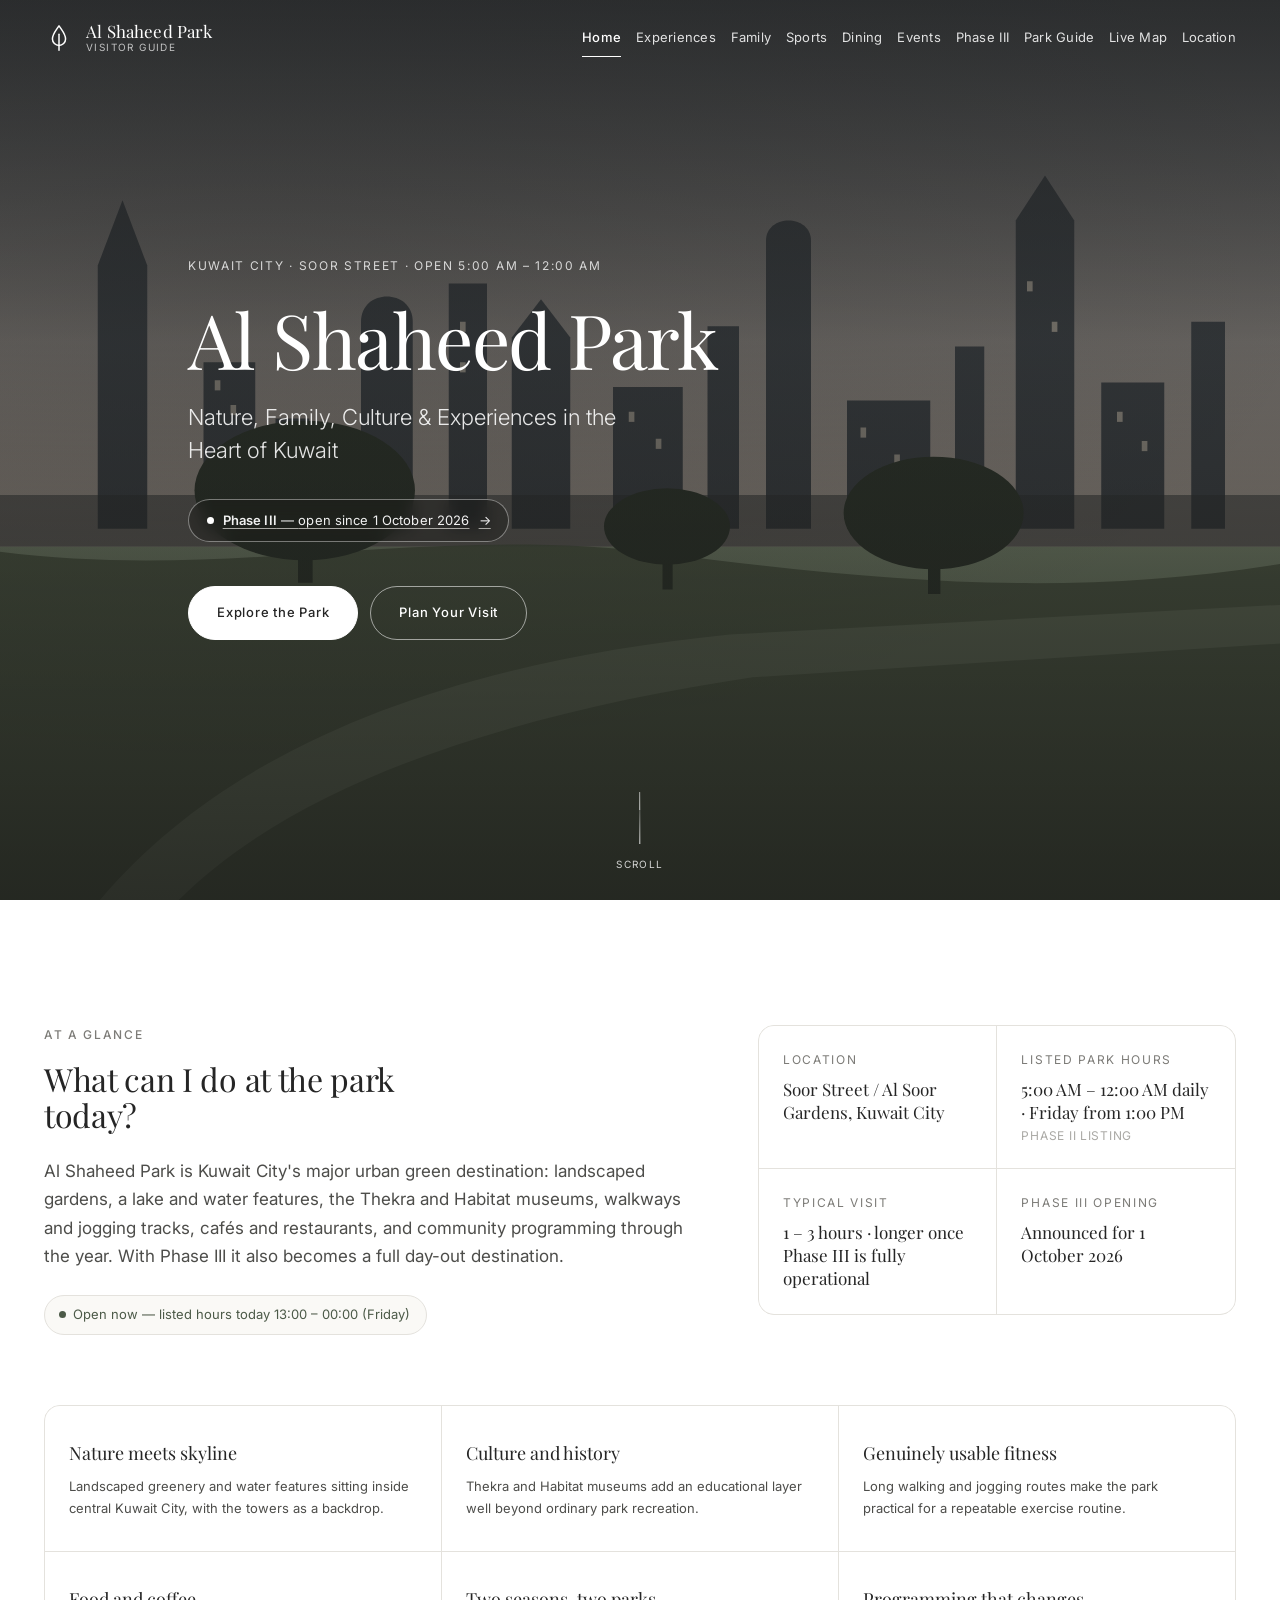
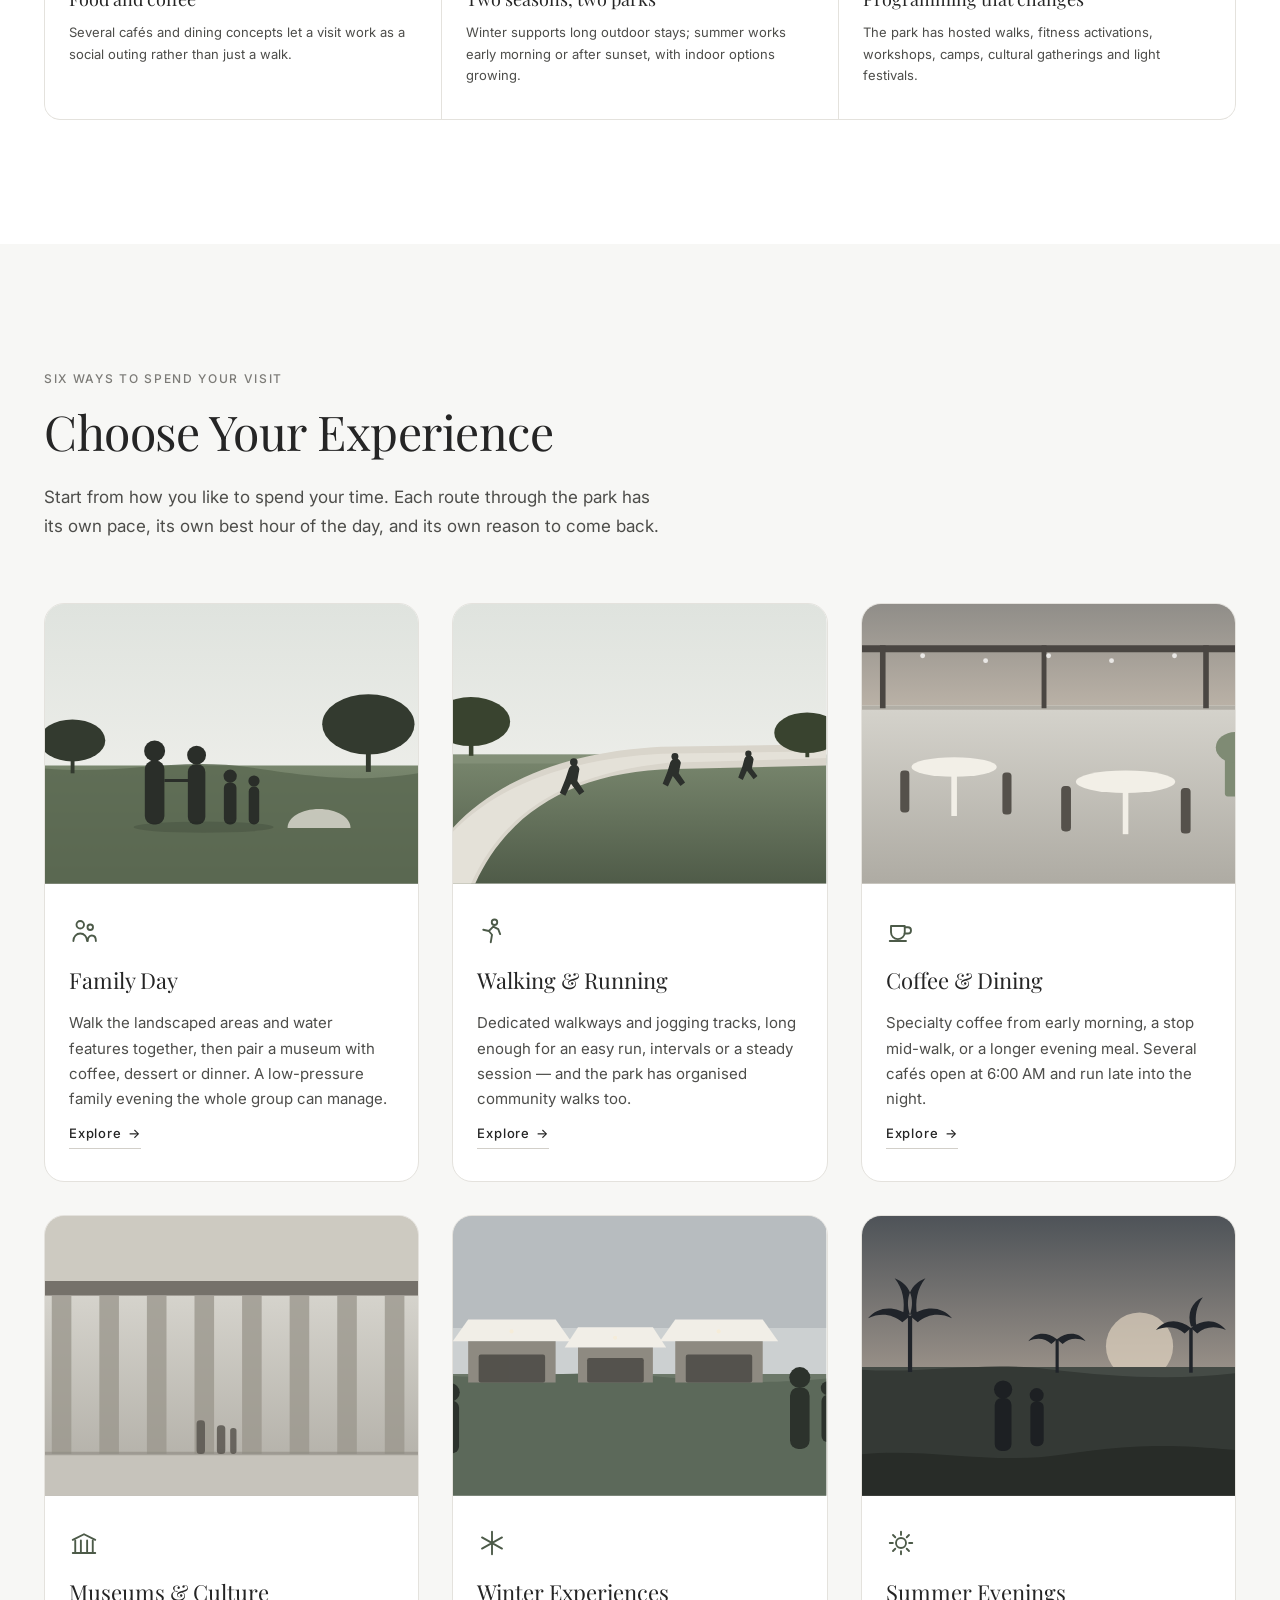
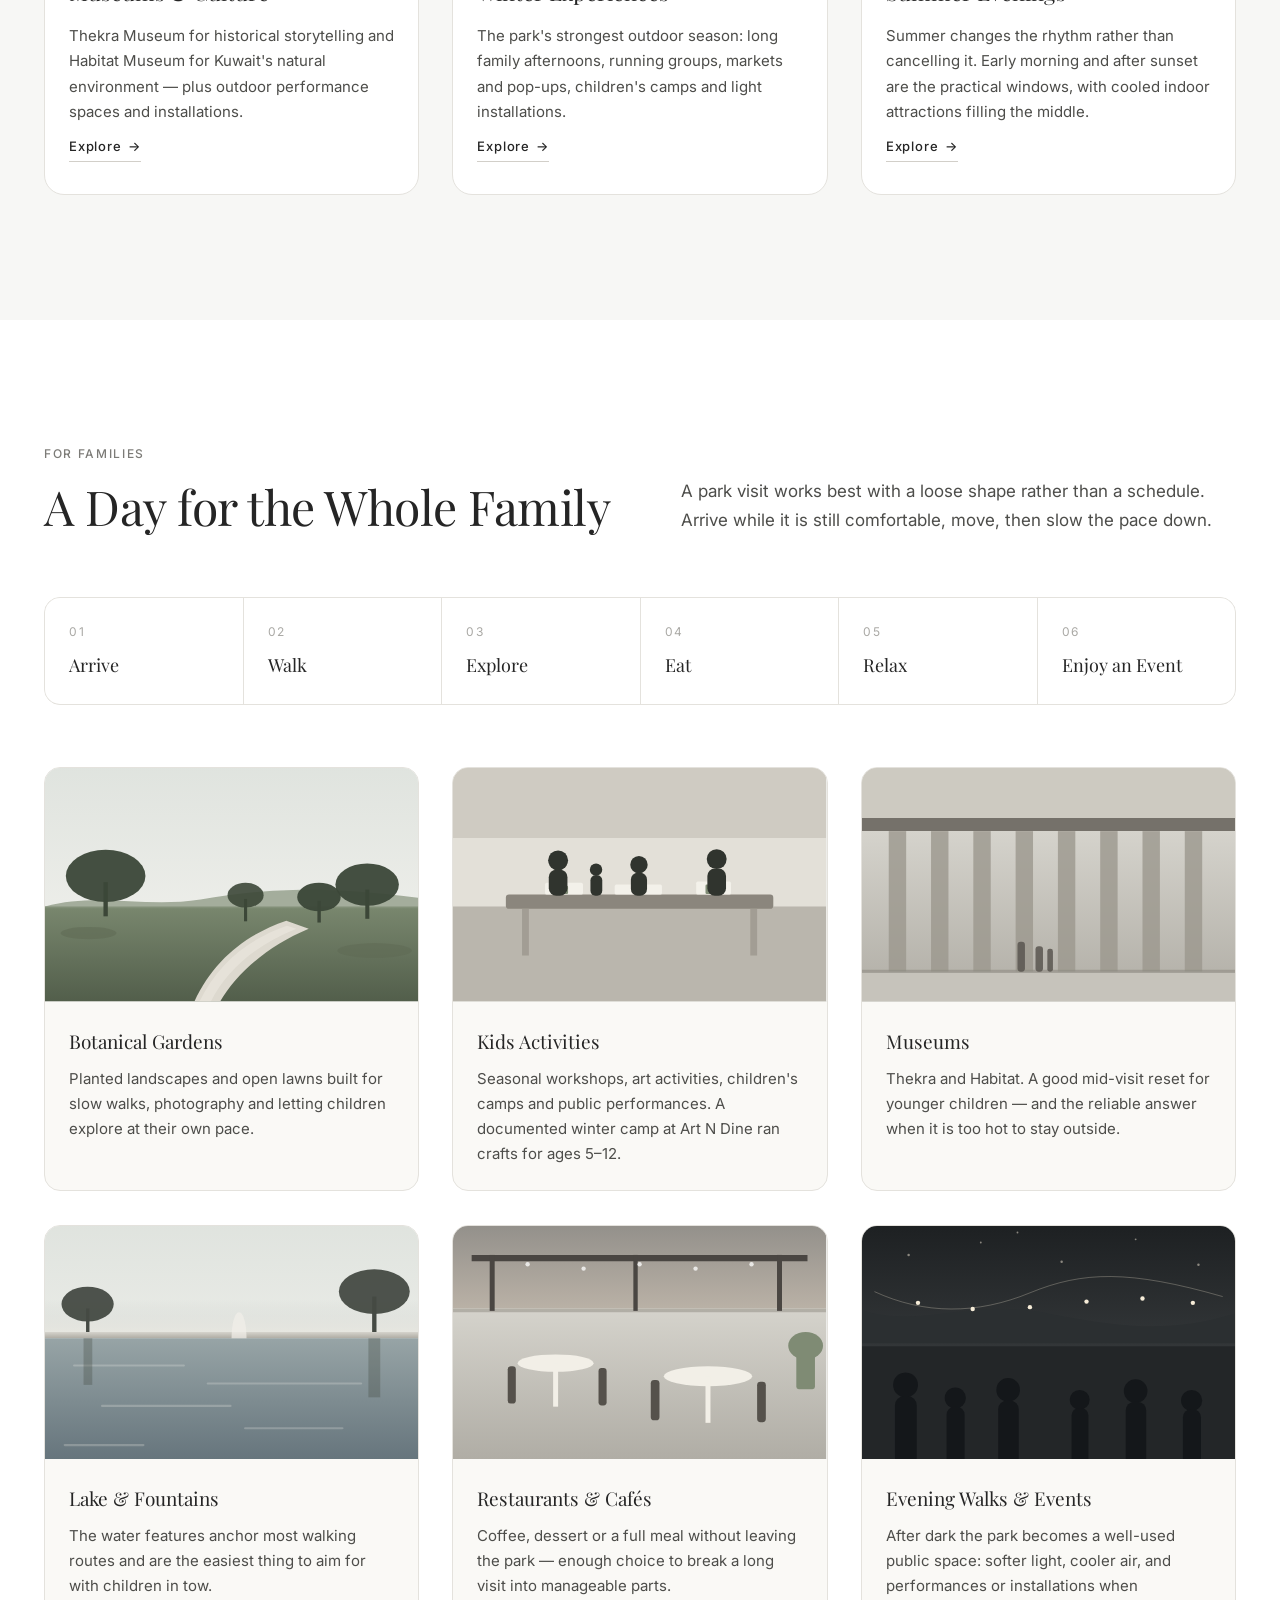
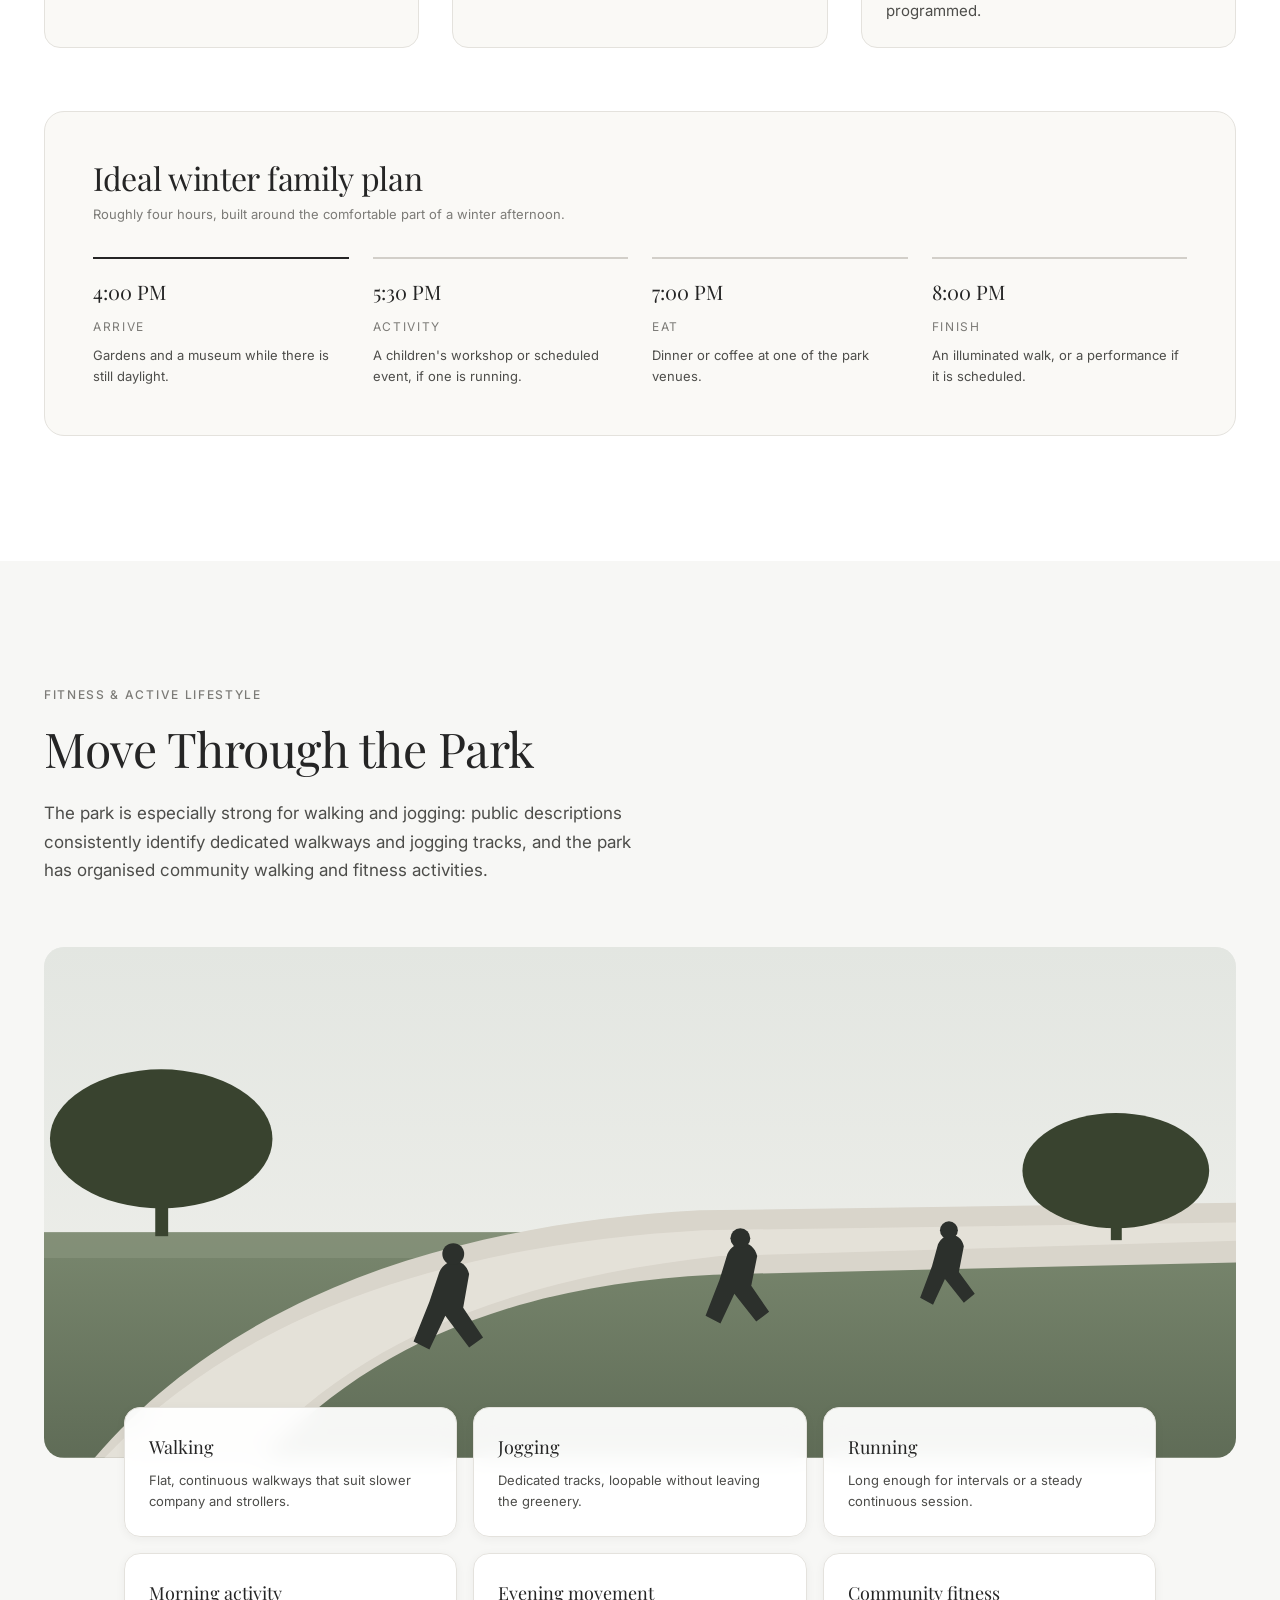
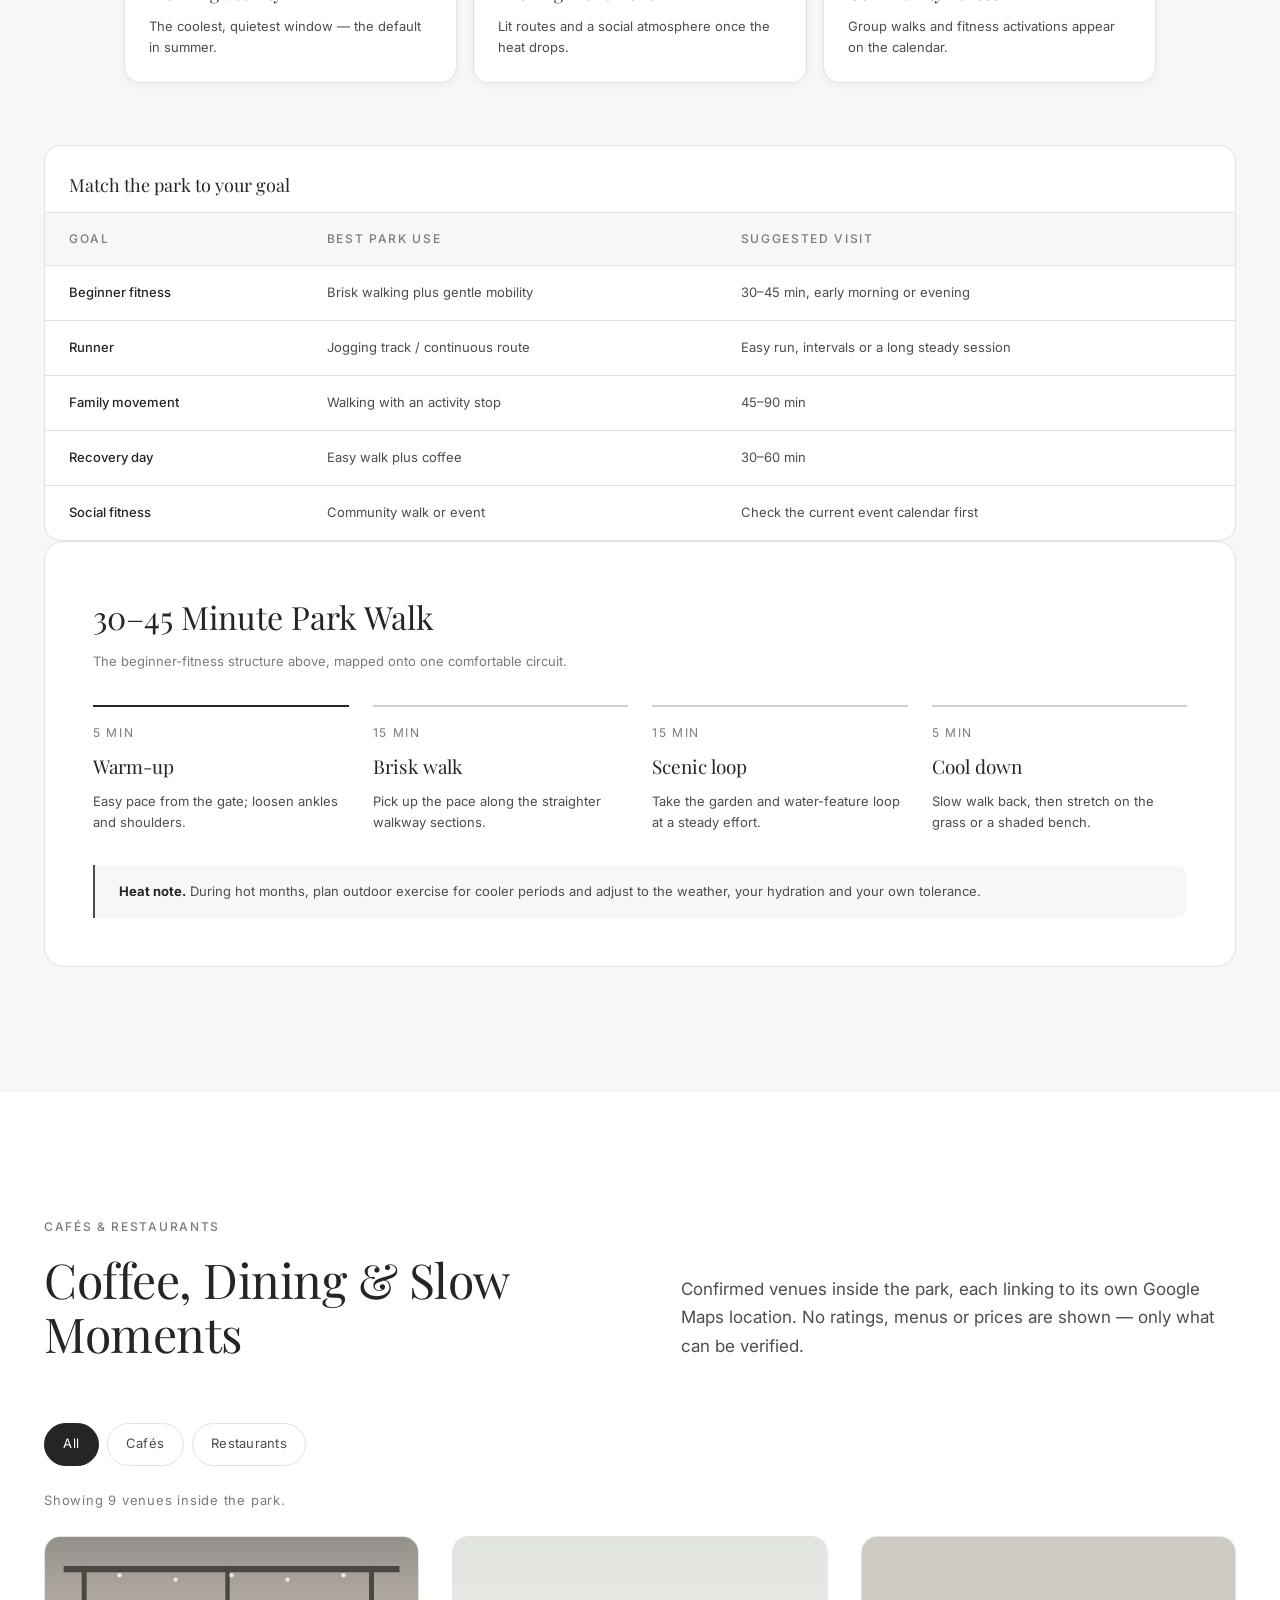
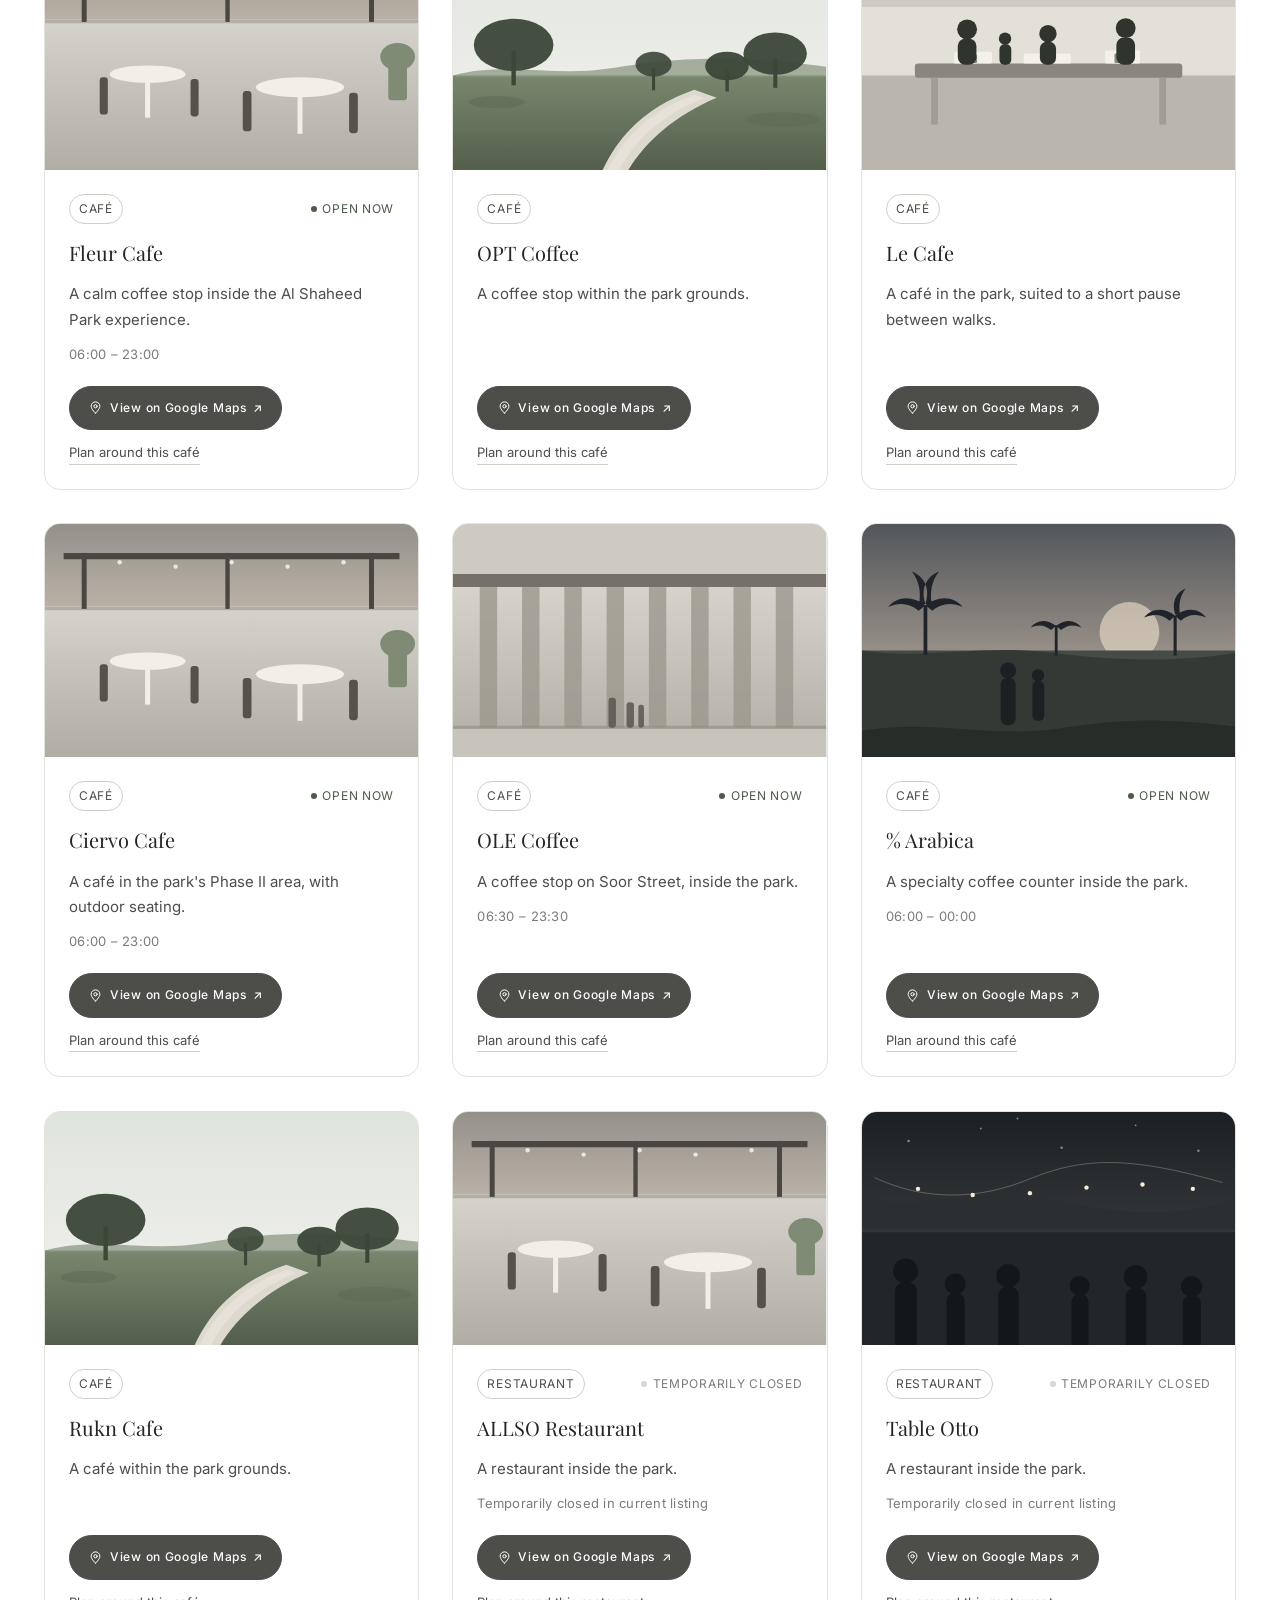
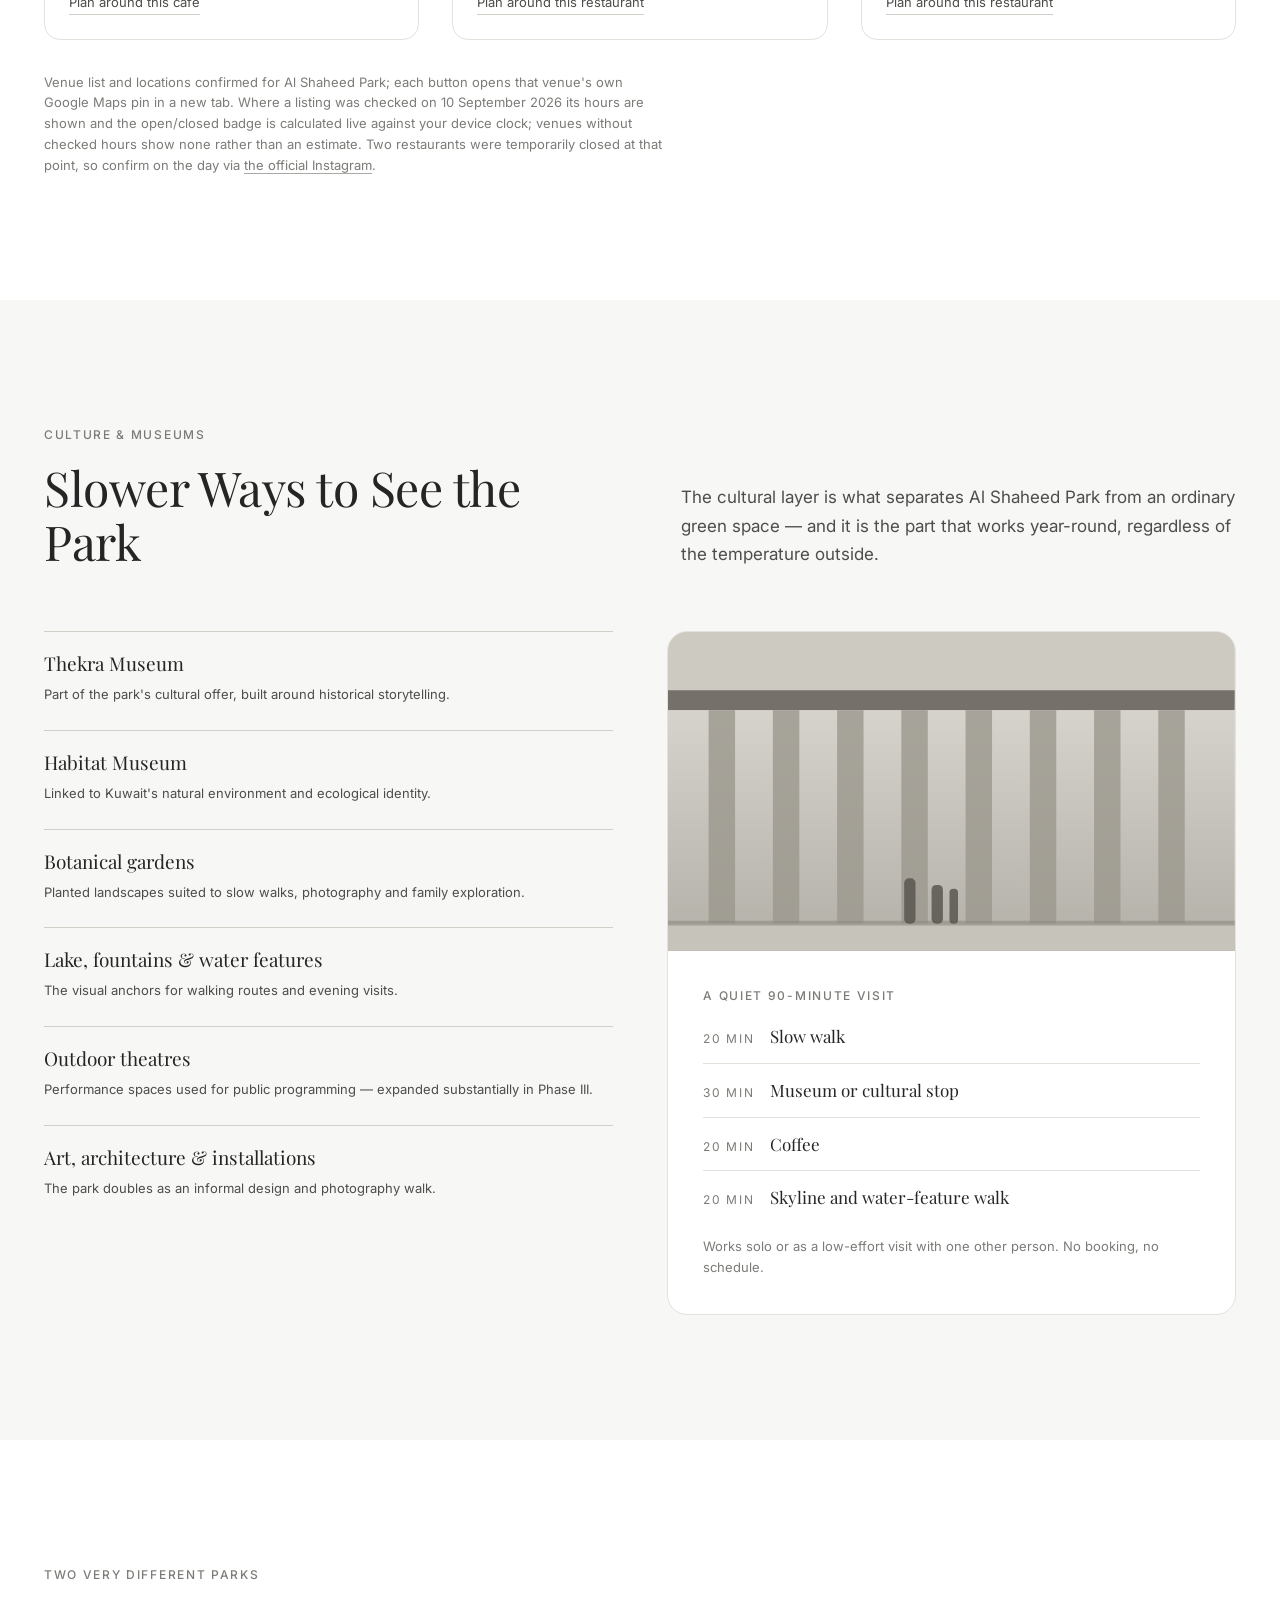
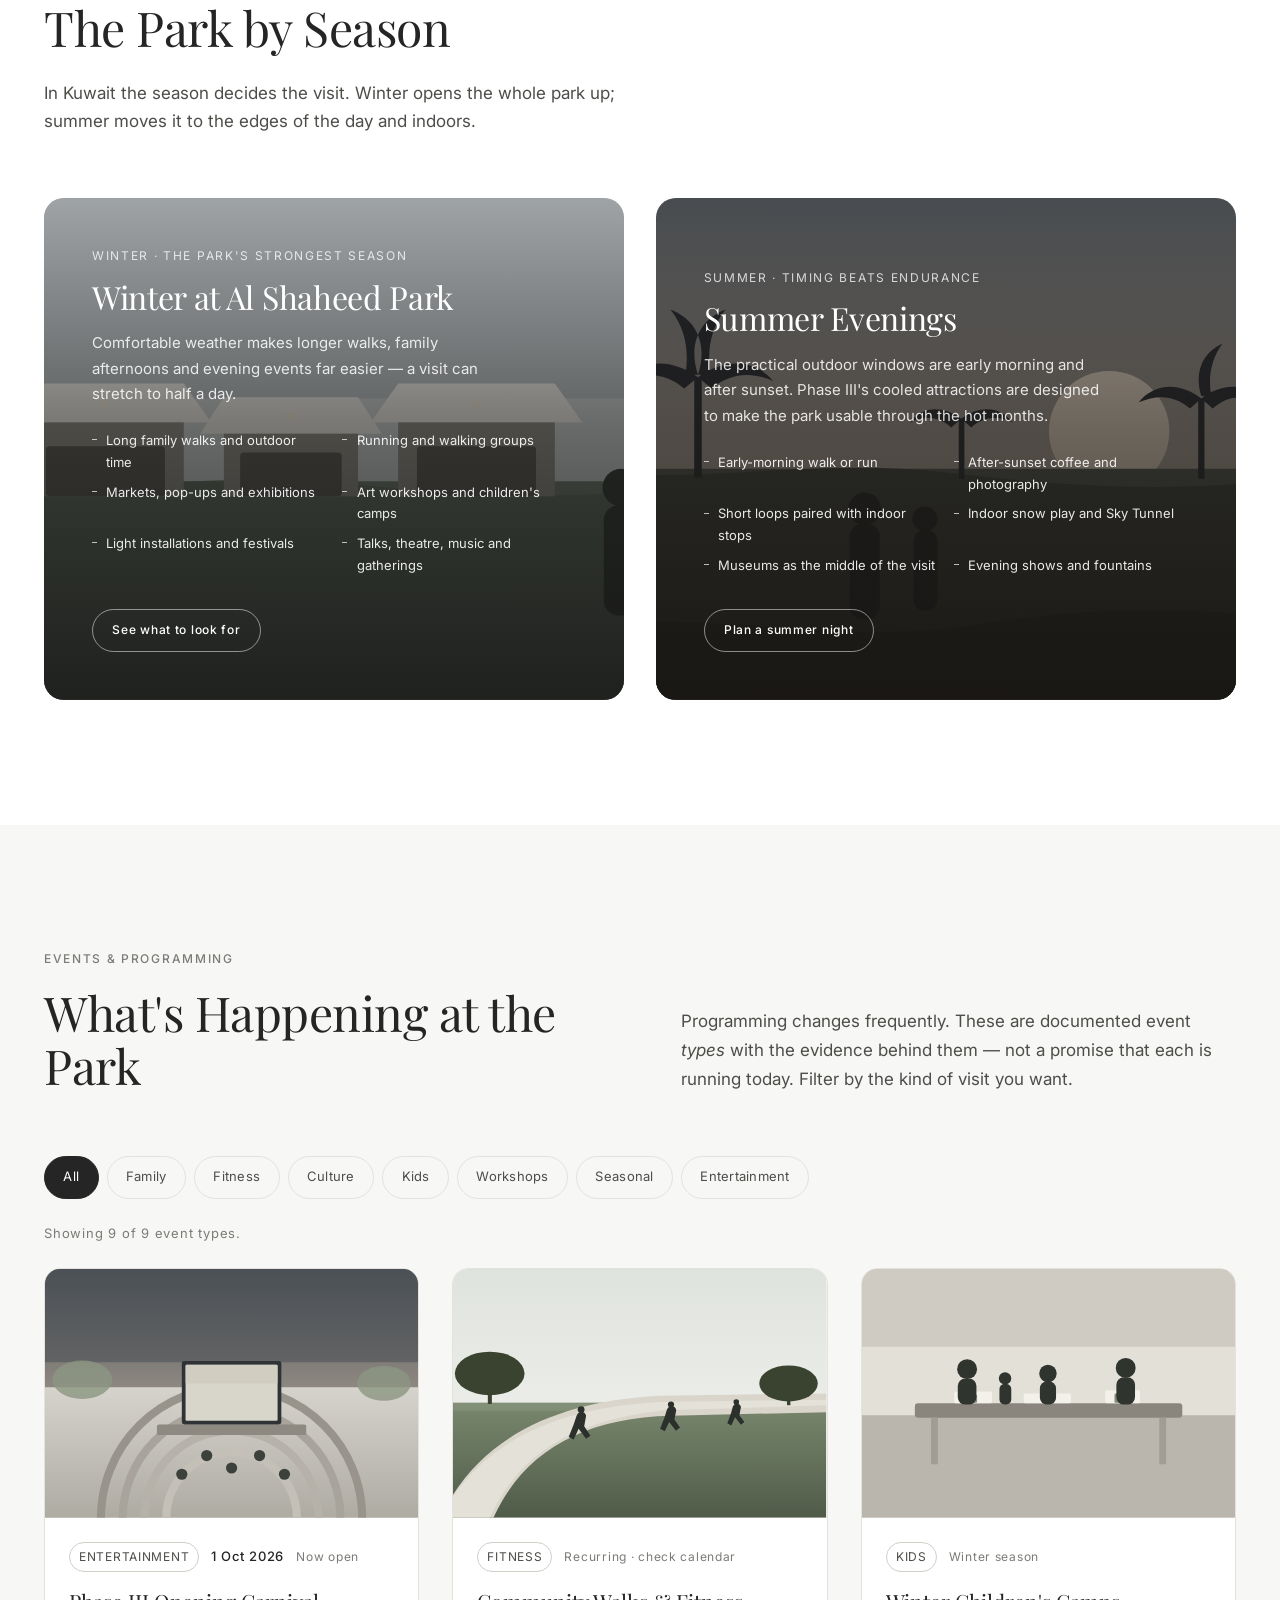
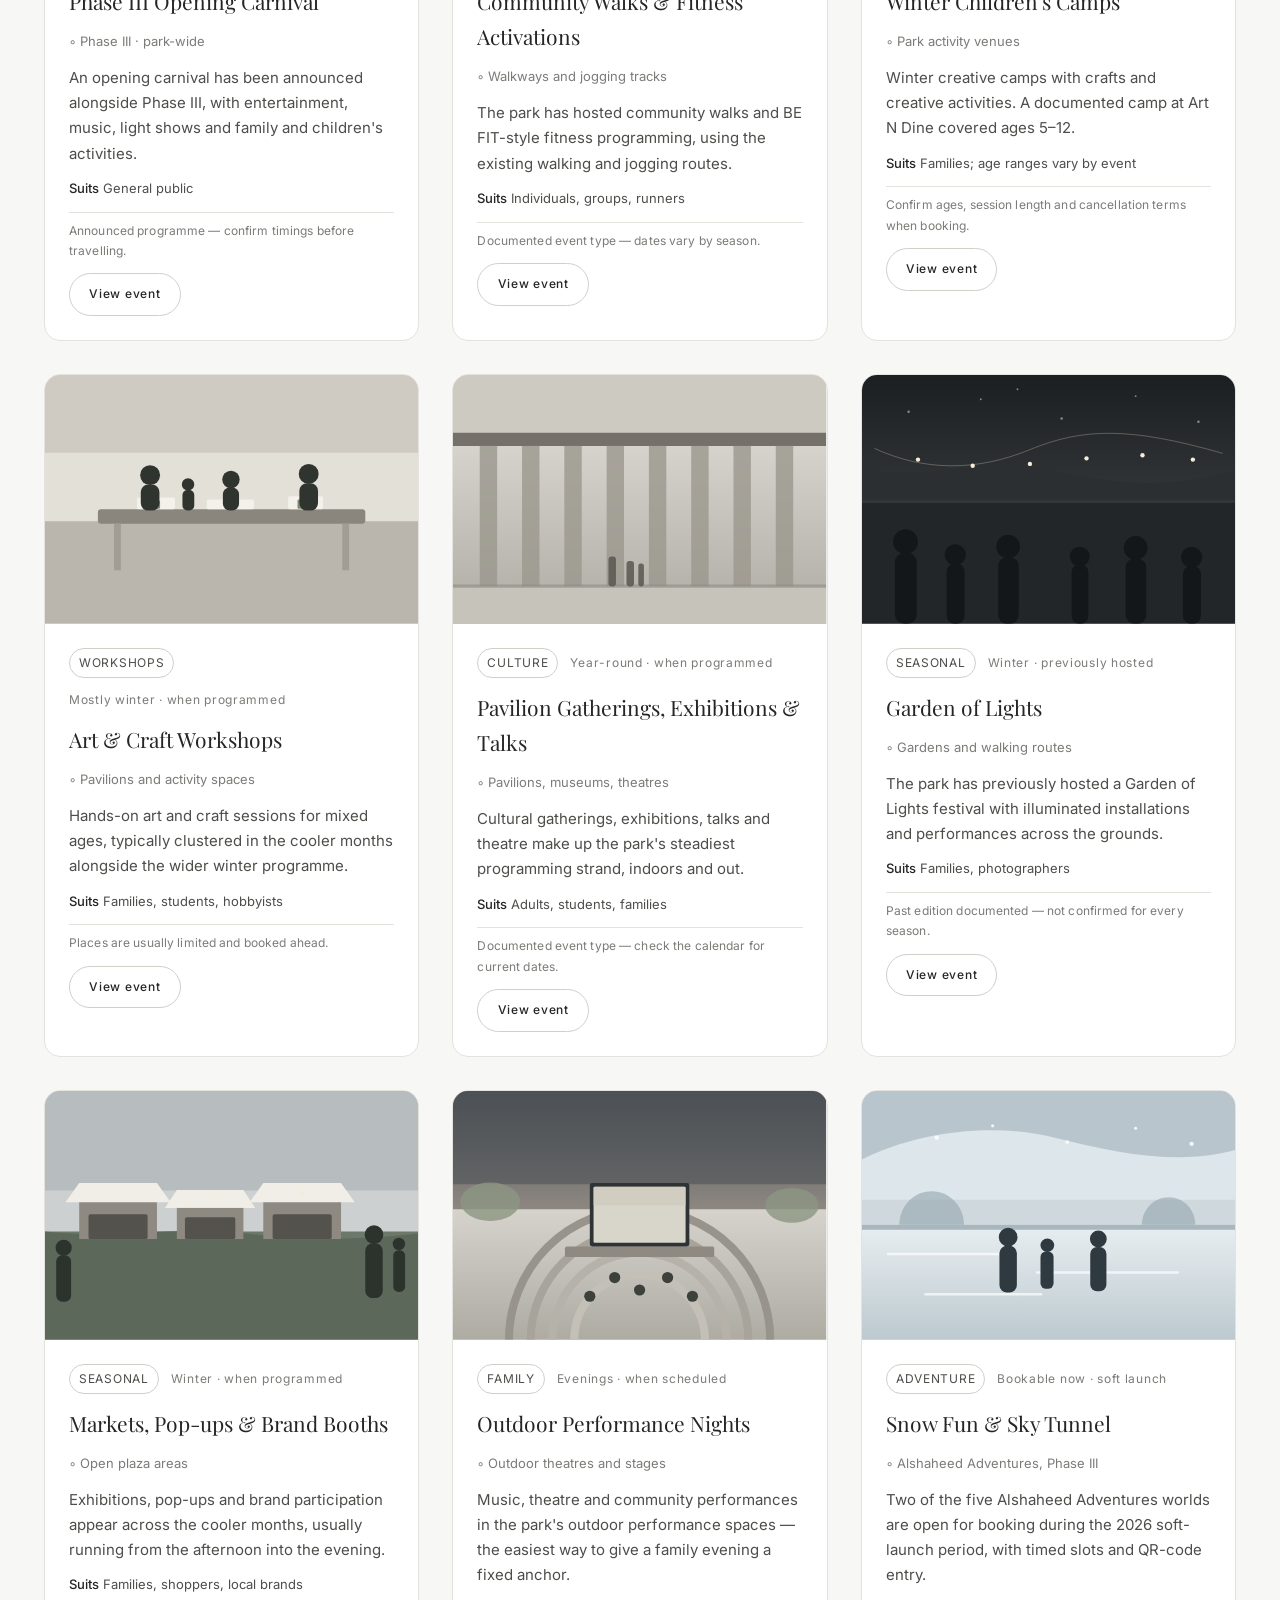
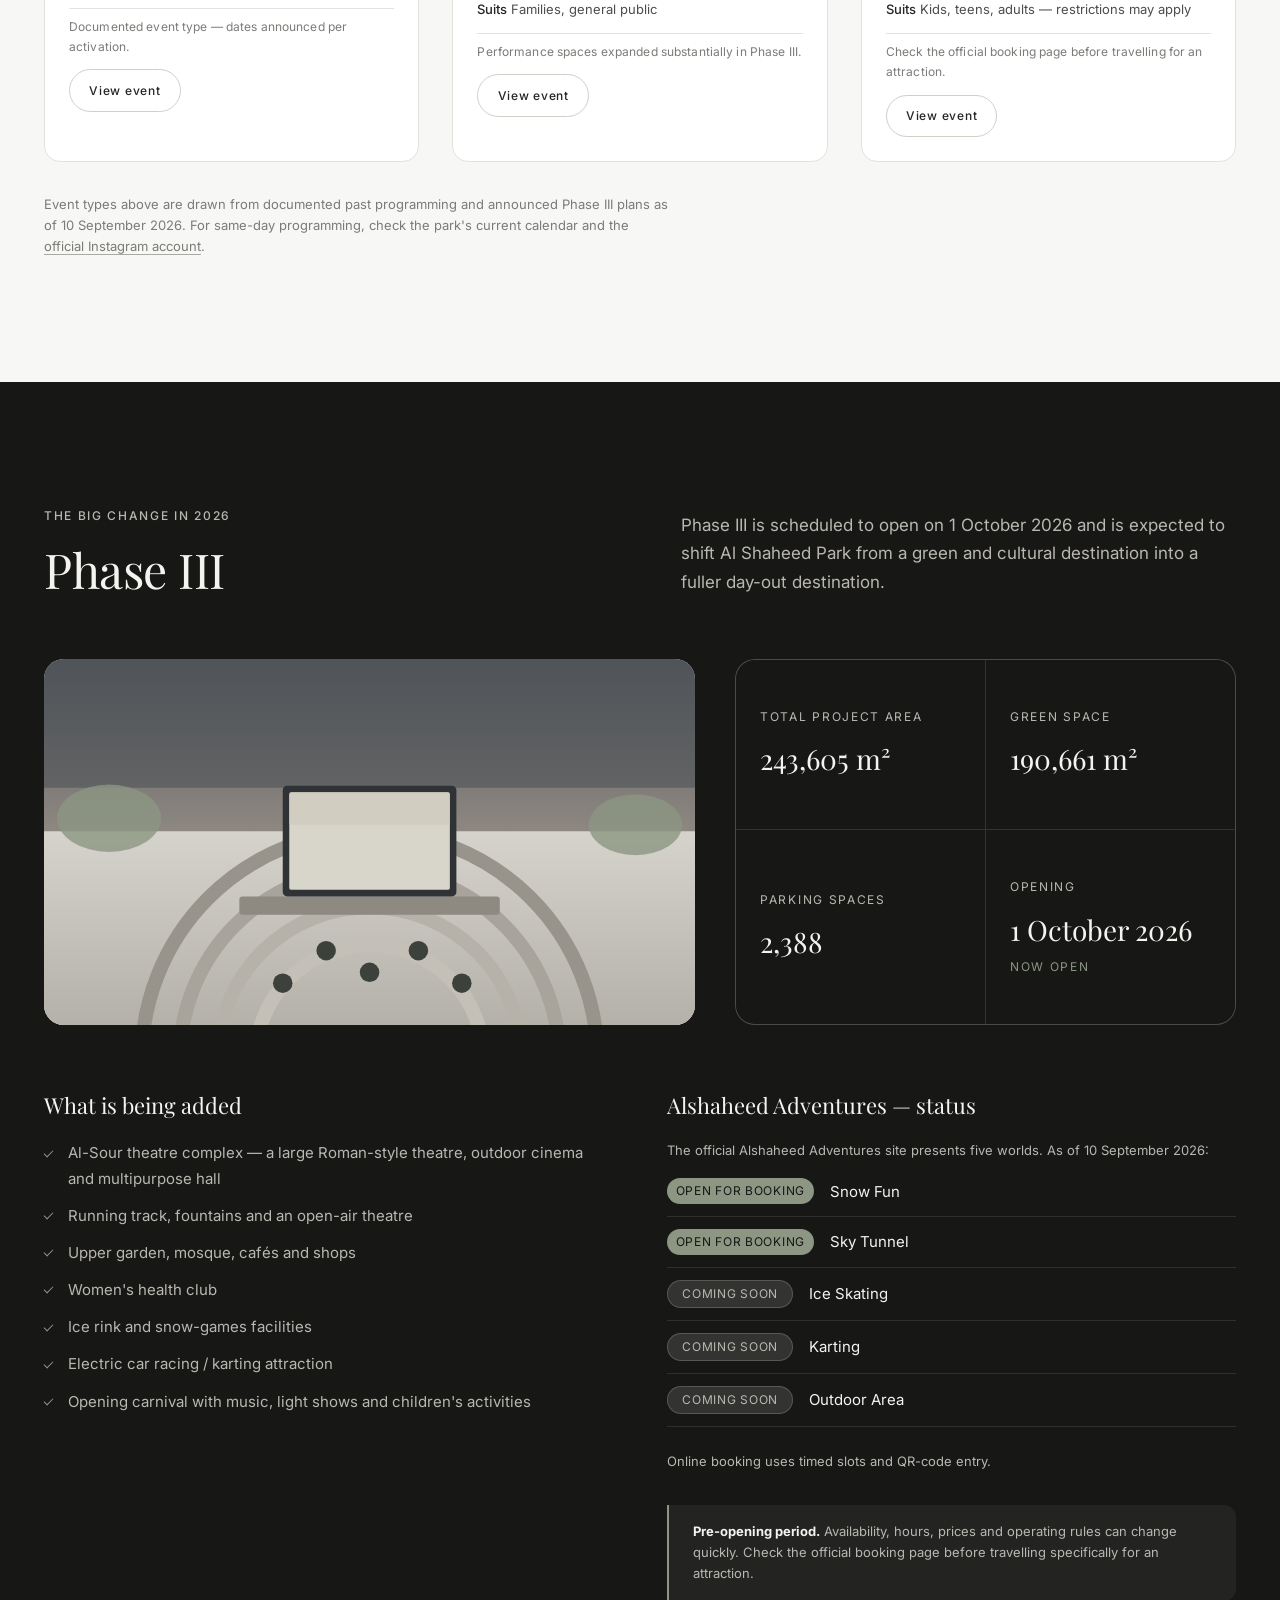
<file: index.html>
<!DOCTYPE html>
<html lang="en">
<head>
<meta charset="utf-8">
<meta name="viewport" content="width=device-width, initial-scale=1">
<title>Al Shaheed Park — Nature, Family, Culture &amp; Experiences in Kuwait</title>
<meta name="description" content="Visitor guide to Al Shaheed Park, Kuwait City: gardens, Thekra and Habitat museums, jogging tracks, cafés and dining, winter and summer plans, events, and Phase III opening 1 October 2026.">
<meta name="theme-color" content="#252525">
<meta name="color-scheme" content="light">

<!-- Open Graph / social -->
<meta property="og:type" content="website">
<meta property="og:title" content="Al Shaheed Park — Nature, Family, Culture &amp; Experiences">
<meta property="og:description" content="What you can actually do at Al Shaheed Park today: gardens and water features, museums, walking and jogging routes, coffee and dining, seasonal events, and Phase III from 1 October 2026.">
<meta property="og:locale" content="en_US">
<meta name="twitter:card" content="summary_large_image">

<link rel="preconnect" href="https://fonts.googleapis.com">
<link rel="preconnect" href="https://fonts.gstatic.com" crossorigin>
<link rel="stylesheet" href="https://fonts.googleapis.com/css2?family=Playfair+Display:ital,wght@0,400;0,500;0,600;1,400&family=Inter:wght@300;400;500;600&display=swap">
<link rel="stylesheet" href="styles.css">

<!-- Marks JS as available before first paint so reveal animations can start
     hidden. Without JS the .reveal fallback in styles.css keeps content visible. -->
<script>document.documentElement.classList.add("js");</script>

<script type="application/ld+json">
{
  "@context": "https://schema.org",
  "@type": "TouristAttraction",
  "name": "Al Shaheed Park",
  "description": "An urban park in Kuwait City combining botanical gardens, a lake and water features, the Thekra and Habitat museums, walkways and jogging tracks, cafés and restaurants, and a seasonal events programme. Phase III is scheduled to open on 1 October 2026.",
  "address": {
    "@type": "PostalAddress",
    "streetAddress": "Soor Street / Al Soor Gardens",
    "addressLocality": "Kuwait City",
    "addressCountry": "KW"
  },
  "openingHours": "Mo-Th,Sa-Su 05:00-24:00, Fr 13:00-24:00",
  "sameAs": ["https://www.instagram.com/alshaheedpark/"],
  "isAccessibleForFree": true
}
</script>
</head>
<body>

<a class="skip-link" href="#main">Skip to content</a>

<!-- ============================================================
     SVG SCENE SPRITE
     Original illustrated compositions used as art throughout the page —
     no third-party photography is reproduced. To use your own licensed
     photographs instead, keep the markup and add one rule per scene in
     styles.css, e.g.
        .media--gardens { background-image: url("assets/gardens.jpg"); }
        .media--gardens .media__art { display: none; }
     Gallery figures also accept data-src for runtime lazy hydration
     (see script.js → lazyMedia).
     ============================================================ -->
<svg class="sprite" aria-hidden="true" focusable="false" width="0" height="0">
  <defs>
    <linearGradient id="g-sky-day" x1="0" y1="0" x2="0" y2="1">
      <stop offset="0" stop-color="#dfe3de"/><stop offset="1" stop-color="#f5f4f0"/>
    </linearGradient>
    <linearGradient id="g-sky-dusk" x1="0" y1="0" x2="0" y2="1">
      <stop offset="0" stop-color="#4e5358"/><stop offset=".5" stop-color="#918a83"/><stop offset="1" stop-color="#dbcab6"/>
    </linearGradient>
    <linearGradient id="g-sky-night" x1="0" y1="0" x2="0" y2="1">
      <stop offset="0" stop-color="#1c1f21"/><stop offset="1" stop-color="#484c4e"/>
    </linearGradient>
    <linearGradient id="g-lawn" x1="0" y1="0" x2="0" y2="1">
      <stop offset="0" stop-color="#79876e"/><stop offset="1" stop-color="#4f5b48"/>
    </linearGradient>
    <linearGradient id="g-water" x1="0" y1="0" x2="0" y2="1">
      <stop offset="0" stop-color="#97a4a6"/><stop offset="1" stop-color="#63727a"/>
    </linearGradient>
    <linearGradient id="g-stone" x1="0" y1="0" x2="0" y2="1">
      <stop offset="0" stop-color="#d5d3cc"/><stop offset="1" stop-color="#aeaba3"/>
    </linearGradient>
    <linearGradient id="g-warm" x1="0" y1="0" x2="0" y2="1">
      <stop offset="0" stop-color="#3a3835"/><stop offset="1" stop-color="#8d7f70"/>
    </linearGradient>
    <linearGradient id="g-ice" x1="0" y1="0" x2="0" y2="1">
      <stop offset="0" stop-color="#e8eef1"/><stop offset="1" stop-color="#bcc9cf"/>
    </linearGradient>
    <linearGradient id="g-haze" x1="0" y1="0" x2="0" y2="1">
      <stop offset="0" stop-color="#cdd2cf" stop-opacity="0"/><stop offset="1" stop-color="#e7e6df" stop-opacity=".85"/>
    </linearGradient>
  </defs>

  <!-- Botanical gardens / lawns -->
  <symbol id="sc-gardens" viewBox="0 0 1200 800" preserveAspectRatio="xMidYMid slice">
    <rect width="1200" height="800" fill="url(#g-sky-day)"/>
    <path d="M0 470h1200v330H0z" fill="url(#g-lawn)"/>
    <path d="M0 470c170-46 320 6 500-22s340-52 700-6v34H0z" fill="#86937c" opacity=".7"/>
    <g fill="#3c4738">
      <rect x="188" y="392" width="14" height="110"/>
      <ellipse cx="195" cy="372" rx="128" ry="84" opacity=".95"/>
      <rect x="1030" y="416" width="13" height="94"/>
      <ellipse cx="1036" cy="400" rx="102" ry="68" opacity=".95"/>
      <rect x="876" y="452" width="11" height="70"/>
      <ellipse cx="881" cy="440" rx="70" ry="46" opacity=".95"/>
      <rect x="640" y="446" width="10" height="72"/>
      <ellipse cx="645" cy="434" rx="58" ry="40" opacity=".9"/>
    </g>
    <path d="M470 800c62-152 172-238 306-284l72 26c-142 60-246 154-298 258z" fill="#ddd9cf"/>
    <path d="M486 800c60-142 166-224 292-268l30 10c-134 54-234 138-286 258z" fill="#efece4" opacity=".5"/>
    <g fill="#5f6b55" opacity=".55">
      <ellipse cx="140" cy="556" rx="90" ry="20"/><ellipse cx="1060" cy="612" rx="120" ry="24"/>
    </g>
  </symbol>

  <!-- Lake / water features -->
  <symbol id="sc-water" viewBox="0 0 1200 800" preserveAspectRatio="xMidYMid slice">
    <rect width="1200" height="800" fill="url(#g-sky-day)"/>
    <path d="M0 260h1200v112H0z" fill="url(#g-haze)"/>
    <g fill="#454a44">
      <rect x="1052" y="252" width="14" height="124"/>
      <ellipse cx="1059" cy="236" rx="114" ry="72" opacity=".95"/>
      <rect x="132" y="290" width="11" height="88"/>
      <ellipse cx="137" cy="276" rx="84" ry="56" opacity=".95"/>
    </g>
    <path d="M0 366h1200v20H0z" fill="url(#g-stone)"/>
    <path d="M0 386h1200v414H0z" fill="url(#g-water)"/>
    <g fill="#eceae4" opacity=".26">
      <rect x="90" y="470" width="360" height="7" rx="4"/><rect x="520" y="528" width="500" height="7" rx="4"/>
      <rect x="180" y="600" width="420" height="7" rx="4"/><rect x="640" y="672" width="320" height="7" rx="4"/>
      <rect x="60" y="726" width="260" height="7" rx="4"/>
    </g>
    <g fill="#3c4238" opacity=".3">
      <rect x="1040" y="386" width="38" height="190"/><rect x="124" y="386" width="28" height="150"/>
    </g>
    <g fill="#f2f0ea" opacity=".7">
      <path d="M600 386c0-46 10-84 24-84s24 38 24 84z"/>
    </g>
  </symbol>

  <!-- Park + Kuwait City skyline -->
  <symbol id="sc-skyline" viewBox="0 0 1200 800" preserveAspectRatio="xMidYMid slice">
    <rect width="1200" height="800" fill="url(#g-sky-dusk)"/>
    <g fill="#3a3f43">
      <path d="M118 470V236l22-58 22 58v234z"/>
      <rect x="212" y="322" width="46" height="148"/>
      <rect x="276" y="372" width="30" height="98"/>
      <path d="M352 470V286c0-30 46-30 46 0v184z"/>
      <rect x="430" y="252" width="34" height="218"/>
      <path d="M486 470V300l26-34 26 34v170z"/>
      <rect x="576" y="344" width="62" height="126"/>
      <rect x="660" y="290" width="28" height="180"/>
      <path d="M712 470V214c0-24 40-24 40 0v256z"/>
      <rect x="784" y="356" width="74" height="114"/>
      <rect x="880" y="308" width="26" height="162"/>
      <path d="M934 470V196l26-40 26 40v274z"/>
      <rect x="1010" y="340" width="56" height="130"/>
      <rect x="1090" y="286" width="30" height="184"/>
    </g>
    <g fill="#efe0c8" opacity=".5">
      <rect x="222" y="338" width="5" height="9"/><rect x="236" y="360" width="5" height="9"/>
      <rect x="440" y="286" width="5" height="9"/><rect x="440" y="322" width="5" height="9"/>
      <rect x="590" y="366" width="5" height="9"/><rect x="614" y="390" width="5" height="9"/>
      <rect x="796" y="380" width="5" height="9"/><rect x="826" y="404" width="5" height="9"/>
      <rect x="1024" y="366" width="5" height="9"/><rect x="1046" y="392" width="5" height="9"/>
      <rect x="944" y="250" width="5" height="9"/><rect x="966" y="286" width="5" height="9"/>
    </g>
    <path d="M0 440h1200v46H0z" fill="#2d3130" opacity=".55"/>
    <path d="M0 486h1200v314H0z" fill="url(#g-lawn)"/>
    <path d="M0 486c220 36 400-22 620 6s380 40 580 4v304H0z" fill="#48533f" opacity=".85"/>
    <g fill="#2c342a">
      <rect x="296" y="452" width="13" height="66"/>
      <ellipse cx="302" cy="436" rx="98" ry="62"/>
      <rect x="856" y="470" width="11" height="58"/>
      <ellipse cx="861" cy="456" rx="80" ry="50"/>
      <rect x="620" y="478" width="9" height="46"/>
      <ellipse cx="624" cy="468" rx="56" ry="34"/>
    </g>
    <path d="M120 800c120-142 320-212 560-236l520-28v34l-500 32C500 632 300 690 190 800z" fill="#7b8670" opacity=".45"/>
  </symbol>

  <!-- Walkways and jogging tracks -->
  <symbol id="sc-run" viewBox="0 0 1200 800" preserveAspectRatio="xMidYMid slice">
    <rect width="1200" height="800" fill="url(#g-sky-day)"/>
    <path d="M0 430h1200v370H0z" fill="url(#g-lawn)"/>
    <path d="M0 430h1200v26H0z" fill="#8b977f" opacity=".6"/>
    <path d="M-40 800c120-262 380-374 700-392l560-8v60l-520 12C420 478 226 588 130 800z" fill="#d9d5cb"/>
    <path d="M-40 800c130-252 384-354 704-372l556-8v18l-540 16C388 486 214 590 118 800z" fill="#efece4" opacity=".55"/>
    <g fill="#2c302c">
      <path d="M398 470c8-16 26-14 30 2l-6 34 20 30-14 10-24-32-16 34-16-8 16-40z"/>
      <circle cx="412" cy="452" r="11"/>
      <path d="M688 452c8-16 26-14 30 2l-6 30 18 26-13 10-22-28-14 30-15-8 14-36z"/>
      <circle cx="701" cy="436" r="10"/>
      <path d="M900 442c7-14 23-12 26 2l-5 26 16 22-11 9-19-24-12 26-13-7 12-32z"/>
      <circle cx="911" cy="428" r="9"/>
    </g>
    <g fill="#39432f">
      <rect x="112" y="352" width="13" height="82"/>
      <ellipse cx="118" cy="336" rx="112" ry="70"/>
      <rect x="1074" y="382" width="11" height="56"/>
      <ellipse cx="1079" cy="368" rx="94" ry="58"/>
    </g>
  </symbol>

  <!-- Café / dining terrace -->
  <symbol id="sc-dining" viewBox="0 0 1200 800" preserveAspectRatio="xMidYMid slice">
    <rect width="1200" height="800" fill="#e6e3dc"/>
    <path d="M0 0h1200v290H0z" fill="url(#g-warm)" opacity=".5"/>
    <path d="M0 290h1200v510H0z" fill="url(#g-stone)"/>
    <path d="M0 290h1200v12H0z" fill="#8f8b82" opacity=".5"/>
    <g fill="#4a4642">
      <path d="M60 118h1080v20H60z"/>
      <rect x="118" y="118" width="16" height="180"/><rect x="1042" y="118" width="16" height="180"/>
      <rect x="580" y="118" width="14" height="180"/>
    </g>
    <g fill="#ffffff" opacity=".75">
      <circle cx="240" cy="148" r="7"/><circle cx="420" cy="162" r="7"/><circle cx="600" cy="148" r="7"/>
      <circle cx="780" cy="162" r="7"/><circle cx="960" cy="148" r="7"/>
    </g>
    <g fill="#f2efe7">
      <ellipse cx="330" cy="466" rx="122" ry="28"/><rect x="322" y="466" width="16" height="140"/>
      <ellipse cx="820" cy="508" rx="142" ry="32"/><rect x="812" y="508" width="16" height="150"/>
    </g>
    <g fill="#55514b">
      <rect x="176" y="476" width="26" height="120" rx="10"/><rect x="468" y="482" width="26" height="120" rx="10"/>
      <rect x="636" y="520" width="28" height="130" rx="11"/><rect x="978" y="526" width="28" height="130" rx="11"/>
    </g>
    <g fill="#7f8b74">
      <rect x="1104" y="430" width="60" height="120" rx="8"/>
      <ellipse cx="1134" cy="410" rx="56" ry="44"/>
    </g>
  </symbol>

  <!-- Museum architecture (Thekra / Habitat) -->
  <symbol id="sc-museum" viewBox="0 0 1200 800" preserveAspectRatio="xMidYMid slice">
    <rect width="1200" height="800" fill="#dedbd4"/>
    <path d="M0 0h1200v210H0z" fill="#cdcac1"/>
    <path d="M0 186h1200v42H0z" fill="#75716a"/>
    <path d="M0 228h1200v572H0z" fill="url(#g-stone)"/>
    <g fill="#9c988e" opacity=".8">
      <rect x="86" y="228" width="56" height="452"/><rect x="222" y="228" width="56" height="452"/>
      <rect x="358" y="228" width="56" height="452"/><rect x="494" y="228" width="56" height="452"/>
      <rect x="630" y="228" width="56" height="452"/><rect x="766" y="228" width="56" height="452"/>
      <rect x="902" y="228" width="56" height="452"/><rect x="1038" y="228" width="56" height="452"/>
    </g>
    <path d="M0 680h1200v120H0z" fill="#c6c3bb"/>
    <path d="M0 674h1200v10H0z" fill="#8e8a82" opacity=".6"/>
    <g fill="#5a5650" opacity=".85">
      <rect x="500" y="584" width="24" height="96" rx="10"/><rect x="558" y="598" width="24" height="82" rx="10"/>
      <rect x="596" y="606" width="18" height="74" rx="8"/>
    </g>
  </symbol>

  <!-- Night event / performance -->
  <symbol id="sc-night" viewBox="0 0 1200 800" preserveAspectRatio="xMidYMid slice">
    <rect width="1200" height="800" fill="url(#g-sky-night)"/>
    <g fill="#f3e9d8" opacity=".5">
      <circle cx="150" cy="118" r="4"/><circle cx="382" cy="78" r="3"/><circle cx="642" cy="140" r="4"/>
      <circle cx="880" cy="68" r="3"/><circle cx="1082" cy="150" r="4"/><circle cx="500" cy="46" r="3"/>
    </g>
    <path d="M0 296c200 60 340-40 600 10s400 60 600 0v96H0z" fill="#2b2f31"/>
    <g stroke="#efe4d1" stroke-width="2" opacity=".45" fill="none">
      <path d="M40 236c160 74 330 74 500 4s320-74 620 12"/>
    </g>
    <g fill="#f6ecd8">
      <circle cx="180" cy="272" r="7"/><circle cx="356" cy="292" r="7"/><circle cx="540" cy="286" r="7"/>
      <circle cx="722" cy="268" r="7"/><circle cx="902" cy="258" r="7"/><circle cx="1064" cy="272" r="7"/>
    </g>
    <path d="M0 412h1200v388H0z" fill="#232628"/>
    <g fill="#14171a">
      <circle cx="140" cy="536" r="40"/><rect x="106" y="572" width="70" height="228" rx="30"/>
      <circle cx="300" cy="578" r="34"/><rect x="272" y="606" width="58" height="194" rx="26"/>
      <circle cx="470" cy="552" r="38"/><rect x="438" y="586" width="66" height="214" rx="28"/>
      <circle cx="700" cy="584" r="32"/><rect x="674" y="610" width="54" height="190" rx="24"/>
      <circle cx="880" cy="556" r="38"/><rect x="848" y="590" width="66" height="210" rx="28"/>
      <circle cx="1060" cy="586" r="34"/><rect x="1032" y="614" width="58" height="186" rx="26"/>
    </g>
  </symbol>

  <!-- Families on the lawns -->
  <symbol id="sc-family" viewBox="0 0 1200 800" preserveAspectRatio="xMidYMid slice">
    <rect width="1200" height="800" fill="url(#g-sky-day)"/>
    <path d="M0 462h1200v338H0z" fill="url(#g-lawn)"/>
    <path d="M0 462c260 40 420-30 660 6s340 42 540 4v328H0z" fill="#5c6a53" opacity=".85"/>
    <g fill="#333a2f">
      <rect x="984" y="360" width="14" height="120"/>
      <ellipse cx="991" cy="344" rx="132" ry="86"/>
      <rect x="140" y="404" width="11" height="80"/>
      <ellipse cx="145" cy="390" rx="94" ry="60"/>
    </g>
    <g fill="#2a2e29">
      <circle cx="380" cy="420" r="30"/><rect x="352" y="448" width="56" height="182" rx="24"/>
      <circle cx="500" cy="432" r="27"/><rect x="475" y="458" width="50" height="172" rx="22"/>
      <circle cx="596" cy="492" r="19"/><rect x="578" y="510" width="36" height="120" rx="16"/>
      <circle cx="664" cy="506" r="16"/><rect x="649" y="522" width="30" height="108" rx="14"/>
      <path d="M408 500h68v9h-68z"/>
    </g>
    <ellipse cx="520" cy="638" rx="200" ry="16" fill="#1f231f" opacity=".18"/>
    <path d="M760 640c0-30 40-54 90-54s90 24 90 54z" fill="#e8e5dc" opacity=".75"/>
  </symbol>

  <!-- Winter market / outdoor pop-ups -->
  <symbol id="sc-winter" viewBox="0 0 1200 800" preserveAspectRatio="xMidYMid slice">
    <rect width="1200" height="800" fill="#ccd0d1"/>
    <path d="M0 0h1200v320H0z" fill="#b7bcbf"/>
    <path d="M0 452h1200v348H0z" fill="#6c7869"/>
    <path d="M0 452c240 26 380-18 620 4s360 26 580 2v342H0z" fill="#5a6757" opacity=".85"/>
    <g fill="#f1eee7">
      <path d="M110 296h250l44 62H66z"/><path d="M424 318h214l38 58H386z"/><path d="M702 296h250l44 62H658z"/>
    </g>
    <g fill="#8e8a81">
      <rect x="110" y="358" width="250" height="118"/><rect x="424" y="376" width="214" height="100"/>
      <rect x="702" y="358" width="250" height="118"/>
    </g>
    <g fill="#4b4944" opacity=".85">
      <rect x="140" y="396" width="190" height="80" rx="6"/><rect x="450" y="406" width="162" height="70" rx="6"/>
      <rect x="732" y="396" width="190" height="80" rx="6"/>
    </g>
    <g fill="#f6ecd8" opacity=".9">
      <circle cx="234" cy="330" r="6"/><circle cx="530" cy="348" r="6"/><circle cx="826" cy="330" r="6"/>
    </g>
    <g fill="#2c322c">
      <circle cx="1058" cy="462" r="30"/><rect x="1030" y="490" width="56" height="176" rx="24"/>
      <circle cx="1138" cy="492" r="20"/><rect x="1120" y="512" width="38" height="134" rx="17"/>
      <circle cx="60" cy="504" r="26"/><rect x="36" y="528" width="48" height="150" rx="20"/>
    </g>
  </symbol>

  <!-- Summer sunset -->
  <symbol id="sc-summer" viewBox="0 0 1200 800" preserveAspectRatio="xMidYMid slice">
    <rect width="1200" height="800" fill="url(#g-sky-dusk)"/>
    <circle cx="860" cy="372" r="96" fill="#e9dbc6" opacity=".65"/>
    <path d="M0 432h1200v368H0z" fill="#454b46"/>
    <path d="M0 432c200 30 380-20 600 6s400 34 600 2v360H0z" fill="#343935"/>
    <g fill="#20242a">
      <rect x="198" y="286" width="12" height="160"/>
      <path d="M204 286c-44-32-92-28-120 6 36-16 70-12 98 12zM204 286c44-32 92-28 120 6-36-16-70-12-98 12zM204 282c-16-48 2-88 44-104-24 30-30 66-24 104zM204 282c16-48-2-88-44-104 24 30 30 66 24 104z"/>
      <rect x="1002" y="320" width="10" height="128"/>
      <path d="M1007 320c-36-28-76-24-100 6 32-14 60-10 82 10zM1007 320c36-28 76-24 100 6-32-14-60-10-82 10zM1007 316c-12-38 2-70 34-84-18 24-24 54-18 84z"/>
      <rect x="620" y="352" width="9" height="96"/>
      <path d="M624 352c-30-22-62-20-82 6 26-12 48-8 66 8zM624 352c30-22 62-20 82 6-26-12-48-8-66 8z"/>
    </g>
    <g fill="#1d2023">
      <circle cx="470" cy="496" r="26"/><rect x="446" y="520" width="48" height="152" rx="20"/>
      <circle cx="566" cy="512" r="20"/><rect x="548" y="530" width="38" height="128" rx="16"/>
    </g>
    <path d="M0 690c220-40 420 26 640-8s340-30 560-6v124H0z" fill="#282c28"/>
  </symbol>

  <!-- Workshop / cultural activity -->
  <symbol id="sc-workshop" viewBox="0 0 1200 800" preserveAspectRatio="xMidYMid slice">
    <rect width="1200" height="800" fill="#e3e0d8"/>
    <path d="M0 0h1200v250H0z" fill="#cfcbc2"/>
    <path d="M0 470h1200v330H0z" fill="#bab6ad"/>
    <rect x="170" y="432" width="860" height="46" rx="10" fill="#8b867d"/>
    <g fill="#a29d94">
      <rect x="222" y="478" width="22" height="150"/><rect x="956" y="478" width="22" height="150"/>
    </g>
    <g fill="#f3f1ea">
      <rect x="296" y="394" width="122" height="38" rx="6"/><rect x="520" y="400" width="152" height="32" rx="6"/>
      <rect x="782" y="390" width="112" height="42" rx="6"/>
    </g>
    <g fill="#7f8b74">
      <rect x="340" y="404" width="30" height="26" rx="4"/><rect x="812" y="400" width="26" height="30" rx="4"/>
    </g>
    <g fill="#30342e">
      <circle cx="338" cy="322" r="32"/><rect x="308" y="352" width="60" height="84" rx="24"/>
      <circle cx="598" cy="336" r="28"/><rect x="572" y="362" width="52" height="74" rx="22"/>
      <circle cx="848" cy="318" r="32"/><rect x="818" y="348" width="60" height="88" rx="24"/>
      <circle cx="460" cy="352" r="20"/><rect x="442" y="370" width="38" height="66" rx="16"/>
    </g>
  </symbol>

  <!-- Phase III indoor adventure (snow / ice / sky tunnel) -->
  <symbol id="sc-adventure" viewBox="0 0 1200 800" preserveAspectRatio="xMidYMid slice">
    <rect width="1200" height="800" fill="#cfd8dd"/>
    <path d="M0 0h1200v340H0z" fill="#b9c5cc"/>
    <path d="M0 220c180-90 420-120 620-70s400 90 580 40v160H0z" fill="#dde6ea"/>
    <path d="M0 430h1200v370H0z" fill="url(#g-ice)"/>
    <path d="M0 430h1200v16H0z" fill="#a8b6bd"/>
    <g fill="#ffffff" opacity=".7">
      <rect x="80" y="520" width="380" height="8" rx="4"/><rect x="560" y="580" width="460" height="8" rx="4"/>
      <rect x="200" y="650" width="380" height="8" rx="4"/>
    </g>
    <g fill="#8fa1ab" opacity=".55">
      <path d="M120 430c0-60 46-108 104-108s104 48 104 108z"/>
      <path d="M900 430c0-48 38-88 86-88s86 40 86 88z"/>
    </g>
    <g fill="#2f3a40">
      <circle cx="470" cy="470" r="30"/><rect x="442" y="498" width="56" height="150" rx="24"/>
      <circle cx="596" cy="496" r="22"/><rect x="574" y="516" width="42" height="120" rx="18"/>
      <circle cx="760" cy="476" r="27"/><rect x="734" y="502" width="52" height="142" rx="22"/>
    </g>
    <g fill="#ffffff" opacity=".85">
      <circle cx="240" cy="150" r="7"/><circle cx="420" cy="112" r="5"/><circle cx="660" cy="164" r="6"/>
      <circle cx="880" cy="120" r="5"/><circle cx="1060" cy="170" r="7"/>
    </g>
  </symbol>

  <!-- Phase III theatre / outdoor cinema -->
  <symbol id="sc-theatre" viewBox="0 0 1200 800" preserveAspectRatio="xMidYMid slice">
    <rect width="1200" height="800" fill="url(#g-sky-dusk)"/>
    <path d="M0 0h1200v300H0z" fill="#4a4f54" opacity=".55"/>
    <path d="M0 380h1200v420H0z" fill="url(#g-stone)"/>
    <g fill="none" stroke="#98948b" stroke-width="26">
      <path d="M180 800a420 420 0 0 1 840 0"/>
      <path d="M250 800a350 350 0 0 1 700 0" stroke="#a8a49b"/>
      <path d="M320 800a280 280 0 0 1 560 0" stroke="#b6b2a9"/>
      <path d="M390 800a210 210 0 0 1 420 0" stroke="#c4c0b7"/>
    </g>
    <rect x="360" y="500" width="480" height="34" rx="6" fill="#8e8a81"/>
    <rect x="440" y="296" width="320" height="204" rx="8" fill="#2f3336"/>
    <rect x="452" y="308" width="296" height="180" rx="4" fill="#e7e3d8" opacity=".92"/>
    <rect x="452" y="308" width="296" height="60" rx="4" fill="#cfcabc" opacity=".7"/>
    <g fill="#8d9683" opacity=".8">
      <ellipse cx="120" cy="356" rx="96" ry="62"/><ellipse cx="1090" cy="368" rx="86" ry="56"/>
    </g>
    <g fill="#3d413c">
      <circle cx="520" cy="600" r="18"/><circle cx="600" cy="640" r="18"/><circle cx="690" cy="600" r="18"/>
      <circle cx="440" cy="660" r="18"/><circle cx="770" cy="660" r="18"/>
    </g>
  </symbol>
</svg>

<!-- ============================================================
     HEADER / NAVIGATION
     ============================================================ -->
<header class="site-header" id="siteHeader">
  <div class="site-header__inner">
    <a class="brand" href="#home" aria-label="Al Shaheed Park — home">
      <span class="brand__mark" aria-hidden="true">
        <svg viewBox="0 0 32 32" focusable="false"><path d="M16 3c4 6 7 9 7 14a7 7 0 0 1-14 0c0-5 3-8 7-14Z" fill="none" stroke="currentColor" stroke-width="1.6"/><path d="M16 12v17" fill="none" stroke="currentColor" stroke-width="1.6"/></svg>
      </span>
      <span class="brand__text">
        <span class="brand__name">Al Shaheed Park</span>
        <span class="brand__sub">Visitor Guide</span>
      </span>
    </a>

    <nav class="nav" id="primaryNav" aria-label="Primary">
      <ul class="nav__list">
        <li><a class="nav__link" href="#home">Home</a></li>
        <li><a class="nav__link" href="#experiences">Experiences</a></li>
        <li><a class="nav__link" href="#family">Family</a></li>
        <li><a class="nav__link" href="#sports">Sports</a></li>
        <li><a class="nav__link" href="#dining">Dining</a></li>
        <li><a class="nav__link" href="#events">Events</a></li>
        <li><a class="nav__link nav__link--flag" href="#phase-three">Phase&nbsp;III</a></li>
        <li><a class="nav__link" href="#guide">Park Guide</a></li>
        <li><a class="nav__link" href="map.html">Live&nbsp;Map</a></li>
        <li><a class="nav__link" href="#location">Location</a></li>
      </ul>
    </nav>

    <button class="nav-toggle" id="navToggle" type="button" aria-expanded="false" aria-controls="primaryNav" aria-label="Open menu">
      <span class="nav-toggle__bars" aria-hidden="true"><span></span><span></span></span>
      <span class="nav-toggle__label">Menu</span>
    </button>
  </div>
</header>

<main id="main">

<!-- ============================================================
     1. HERO
     ============================================================ -->
<section class="hero" id="home">
  <div class="hero__media media media--skyline" role="img" aria-label="Illustrated view of the park lawns at dusk with the Kuwait City skyline behind">
    <svg class="media__art" aria-hidden="true" focusable="false"><use href="#sc-skyline"/></svg>
  </div>
  <div class="hero__scrim" aria-hidden="true"></div>

  <div class="hero__content container">
    <p class="hero__eyebrow reveal" data-reveal>Kuwait City · Soor Street · Open 5:00 AM – 12:00 AM</p>
    <h1 class="hero__title reveal" data-reveal data-reveal-delay="1">Al Shaheed Park</h1>
    <p class="hero__subtitle reveal" data-reveal data-reveal-delay="2">Nature, Family, Culture &amp; Experiences in the Heart of Kuwait</p>

    <p class="hero__flag reveal" data-reveal data-reveal-delay="3">
      <a href="#phase-three">
        <span class="hero__flag-dot" aria-hidden="true"></span>
        <span><strong>Phase III</strong> — <span data-phase3-countdown>opens 1 October 2026</span></span>
        <span class="hero__flag-arrow" aria-hidden="true">→</span>
      </a>
    </p>

    <div class="hero__actions reveal" data-reveal data-reveal-delay="4">
      <a class="btn btn--light" href="#experiences">Explore the Park</a>
      <a class="btn btn--ghost-light" href="#plans">Plan Your Visit</a>
    </div>
  </div>

  <a class="scroll-cue" href="#glance" aria-label="Scroll to park overview">
    <span class="scroll-cue__line" aria-hidden="true"></span>
    <span class="scroll-cue__text">Scroll</span>
  </a>
</section>

<!-- ============================================================
     2. AT A GLANCE
     ============================================================ -->
<section class="section" id="glance" aria-labelledby="glance-title">
  <div class="container">
    <div class="intro__grid">
      <div class="intro__lead reveal" data-reveal>
        <p class="eyebrow">At a glance</p>
        <h2 class="intro__title display" id="glance-title">What can I do at the park today?</h2>
        <p class="lead">Al Shaheed Park is Kuwait City's major urban green destination: landscaped gardens, a lake and water features, the Thekra and Habitat museums, walkways and jogging tracks, cafés and restaurants, and community programming through the year. With Phase III it also becomes a full day-out destination.</p>
        <p class="park-status" data-park-status role="status" aria-live="polite"></p>
      </div>

      <dl class="intro__facts reveal" data-reveal data-reveal-delay="1">
        <div class="fact"><dt>Location</dt><dd>Soor Street / Al Soor Gardens, Kuwait City</dd></div>
        <div class="fact"><dt>Listed park hours</dt><dd>5:00 AM – 12:00 AM daily · Friday from 1:00 PM<span class="fact__note">Phase II listing</span></dd></div>
        <div class="fact"><dt>Typical visit</dt><dd>1 – 3 hours · longer once Phase III is fully operational</dd></div>
        <div class="fact"><dt>Phase III opening</dt><dd>Announced for 1 October 2026</dd></div>
      </dl>
    </div>

    <ul class="pillars">
      <li class="pillar reveal" data-reveal>
        <h3>Nature meets skyline</h3>
        <p>Landscaped greenery and water features sitting inside central Kuwait City, with the towers as a backdrop.</p>
      </li>
      <li class="pillar reveal" data-reveal data-reveal-delay="1">
        <h3>Culture and history</h3>
        <p>Thekra and Habitat museums add an educational layer well beyond ordinary park recreation.</p>
      </li>
      <li class="pillar reveal" data-reveal data-reveal-delay="2">
        <h3>Genuinely usable fitness</h3>
        <p>Long walking and jogging routes make the park practical for a repeatable exercise routine.</p>
      </li>
      <li class="pillar reveal" data-reveal>
        <h3>Food and coffee</h3>
        <p>Several cafés and dining concepts let a visit work as a social outing rather than just a walk.</p>
      </li>
      <li class="pillar reveal" data-reveal data-reveal-delay="1">
        <h3>Two seasons, two parks</h3>
        <p>Winter supports long outdoor stays; summer works early morning or after sunset, with indoor options growing.</p>
      </li>
      <li class="pillar reveal" data-reveal data-reveal-delay="2">
        <h3>Programming that changes</h3>
        <p>The park has hosted walks, fitness activations, workshops, camps, cultural gatherings and light festivals.</p>
      </li>
    </ul>
  </div>
</section>

<!-- ============================================================
     3. EXPERIENCE CATEGORIES
     ============================================================ -->
<section class="section section--tint" id="experiences" aria-labelledby="experiences-title">
  <div class="container">
    <header class="section__head reveal" data-reveal>
      <p class="eyebrow">Six ways to spend your visit</p>
      <h2 class="section__title display" id="experiences-title">Choose Your Experience</h2>
      <p class="section__intro">Start from how you like to spend your time. Each route through the park has its own pace, its own best hour of the day, and its own reason to come back.</p>
    </header>

    <ul class="cards grid grid--3">
      <li class="card reveal" data-reveal>
        <div class="card__media media media--family" role="img" aria-label="Families walking and sitting on the park lawns">
          <svg class="media__art" aria-hidden="true" focusable="false"><use href="#sc-family"/></svg>
        </div>
        <div class="card__body">
          <span class="card__icon" aria-hidden="true">
            <svg viewBox="0 0 24 24" focusable="false"><circle cx="9" cy="7" r="3"/><circle cx="17" cy="9" r="2.2"/><path d="M3.5 20c0-3.6 2.5-6 5.5-6s5.5 2.4 5.5 6M15 20c0-2.6 1.4-4.4 3.3-4.4S21.5 17.4 21.5 20"/></svg>
          </span>
          <h3 class="card__title">Family Day</h3>
          <p class="card__text">Walk the landscaped areas and water features together, then pair a museum with coffee, dessert or dinner. A low-pressure family evening the whole group can manage.</p>
          <a class="link-cta" href="#family">Explore <span aria-hidden="true">→</span></a>
        </div>
      </li>

      <li class="card reveal" data-reveal data-reveal-delay="1">
        <div class="card__media media media--run" role="img" aria-label="A walkway and jogging track curving through the park lawns">
          <svg class="media__art" aria-hidden="true" focusable="false"><use href="#sc-run"/></svg>
        </div>
        <div class="card__body">
          <span class="card__icon" aria-hidden="true">
            <svg viewBox="0 0 24 24" focusable="false"><circle cx="14" cy="5" r="2.2"/><path d="M13 8.5 9.5 12l2.5 3-1 6M13 8.5l4 2 1.5 4M9.5 12 5 11"/></svg>
          </span>
          <h3 class="card__title">Walking &amp; Running</h3>
          <p class="card__text">Dedicated walkways and jogging tracks, long enough for an easy run, intervals or a steady session — and the park has organised community walks too.</p>
          <a class="link-cta" href="#sports">Explore <span aria-hidden="true">→</span></a>
        </div>
      </li>

      <li class="card reveal" data-reveal data-reveal-delay="2">
        <div class="card__media media media--dining" role="img" aria-label="An outdoor café terrace with tables under warm lighting">
          <svg class="media__art" aria-hidden="true" focusable="false"><use href="#sc-dining"/></svg>
        </div>
        <div class="card__body">
          <span class="card__icon" aria-hidden="true">
            <svg viewBox="0 0 24 24" focusable="false"><path d="M4 8h11v5a5.5 5.5 0 0 1-11 0z"/><path d="M15 9h2.5a2.5 2.5 0 0 1 0 5H15"/><path d="M3 20h13"/></svg>
          </span>
          <h3 class="card__title">Coffee &amp; Dining</h3>
          <p class="card__text">Specialty coffee from early morning, a stop mid-walk, or a longer evening meal. Several cafés open at 6:00 AM and run late into the night.</p>
          <a class="link-cta" href="#dining">Explore <span aria-hidden="true">→</span></a>
        </div>
      </li>

      <li class="card reveal" data-reveal>
        <div class="card__media media media--museum" role="img" aria-label="Museum architecture in stone with a rhythm of vertical fins">
          <svg class="media__art" aria-hidden="true" focusable="false"><use href="#sc-museum"/></svg>
        </div>
        <div class="card__body">
          <span class="card__icon" aria-hidden="true">
            <svg viewBox="0 0 24 24" focusable="false"><path d="M3 9.5 12 5l9 4.5"/><path d="M5 10v9M9.5 10v9M14.5 10v9M19 10v9M3 20h18"/></svg>
          </span>
          <h3 class="card__title">Museums &amp; Culture</h3>
          <p class="card__text">Thekra Museum for historical storytelling and Habitat Museum for Kuwait's natural environment — plus outdoor performance spaces and installations.</p>
          <a class="link-cta" href="#culture">Explore <span aria-hidden="true">→</span></a>
        </div>
      </li>

      <li class="card reveal" data-reveal data-reveal-delay="1">
        <div class="card__media media media--winter" role="img" aria-label="Open-air market stalls set up on the park grounds in cool weather">
          <svg class="media__art" aria-hidden="true" focusable="false"><use href="#sc-winter"/></svg>
        </div>
        <div class="card__body">
          <span class="card__icon" aria-hidden="true">
            <svg viewBox="0 0 24 24" focusable="false"><path d="M12 3v18M4 7.5l16 9M20 7.5l-16 9"/></svg>
          </span>
          <h3 class="card__title">Winter Experiences</h3>
          <p class="card__text">The park's strongest outdoor season: long family afternoons, running groups, markets and pop-ups, children's camps and light installations.</p>
          <a class="link-cta" href="#seasons">Explore <span aria-hidden="true">→</span></a>
        </div>
      </li>

      <li class="card reveal" data-reveal data-reveal-delay="2">
        <div class="card__media media media--summer" role="img" aria-label="Palms and park paths silhouetted against a summer sunset">
          <svg class="media__art" aria-hidden="true" focusable="false"><use href="#sc-summer"/></svg>
        </div>
        <div class="card__body">
          <span class="card__icon" aria-hidden="true">
            <svg viewBox="0 0 24 24" focusable="false"><circle cx="12" cy="12" r="4"/><path d="M12 3v2.5M12 18.5V21M3 12h2.5M18.5 12H21M5.6 5.6l1.8 1.8M16.6 16.6l1.8 1.8M18.4 5.6l-1.8 1.8M7.4 16.6l-1.8 1.8"/></svg>
          </span>
          <h3 class="card__title">Summer Evenings</h3>
          <p class="card__text">Summer changes the rhythm rather than cancelling it. Early morning and after sunset are the practical windows, with cooled indoor attractions filling the middle.</p>
          <a class="link-cta" href="#seasons">Explore <span aria-hidden="true">→</span></a>
        </div>
      </li>
    </ul>
  </div>
</section>

<!-- ============================================================
     4. FAMILY EXPERIENCE
     ============================================================ -->
<section class="section" id="family" aria-labelledby="family-title">
  <div class="container">
    <header class="section__head section__head--split reveal" data-reveal>
      <div>
        <p class="eyebrow">For families</p>
        <h2 class="section__title display" id="family-title">A Day for the Whole Family</h2>
      </div>
      <p class="section__intro">A park visit works best with a loose shape rather than a schedule. Arrive while it is still comfortable, move, then slow the pace down.</p>
    </header>

    <ol class="journey reveal" data-reveal data-reveal-delay="1" aria-label="Suggested family journey through the park">
      <li class="journey__step"><span class="journey__num">01</span><span class="journey__label">Arrive</span></li>
      <li class="journey__step"><span class="journey__num">02</span><span class="journey__label">Walk</span></li>
      <li class="journey__step"><span class="journey__num">03</span><span class="journey__label">Explore</span></li>
      <li class="journey__step"><span class="journey__num">04</span><span class="journey__label">Eat</span></li>
      <li class="journey__step"><span class="journey__num">05</span><span class="journey__label">Relax</span></li>
      <li class="journey__step"><span class="journey__num">06</span><span class="journey__label">Enjoy an Event</span></li>
    </ol>

    <ul class="grid grid--3 tiles">
      <li class="tile reveal" data-reveal>
        <div class="tile__media media media--gardens" role="img" aria-label="Botanical gardens with mature trees and a stone path">
          <svg class="media__art" aria-hidden="true" focusable="false"><use href="#sc-gardens"/></svg>
        </div>
        <div class="tile__body"><h3 class="tile__title">Botanical Gardens</h3><p>Planted landscapes and open lawns built for slow walks, photography and letting children explore at their own pace.</p></div>
      </li>
      <li class="tile reveal" data-reveal data-reveal-delay="1">
        <div class="tile__media media media--workshop" role="img" aria-label="Children and adults at an outdoor workshop table">
          <svg class="media__art" aria-hidden="true" focusable="false"><use href="#sc-workshop"/></svg>
        </div>
        <div class="tile__body"><h3 class="tile__title">Kids Activities</h3><p>Seasonal workshops, art activities, children's camps and public performances. A documented winter camp at Art N Dine ran crafts for ages 5–12.</p></div>
      </li>
      <li class="tile reveal" data-reveal data-reveal-delay="2">
        <div class="tile__media media media--museum" role="img" aria-label="Museum architecture with stone surfaces">
          <svg class="media__art" aria-hidden="true" focusable="false"><use href="#sc-museum"/></svg>
        </div>
        <div class="tile__body"><h3 class="tile__title">Museums</h3><p>Thekra and Habitat. A good mid-visit reset for younger children — and the reliable answer when it is too hot to stay outside.</p></div>
      </li>
      <li class="tile reveal" data-reveal>
        <div class="tile__media media media--water" role="img" aria-label="The lake and fountains beside a stone walkway">
          <svg class="media__art" aria-hidden="true" focusable="false"><use href="#sc-water"/></svg>
        </div>
        <div class="tile__body"><h3 class="tile__title">Lake &amp; Fountains</h3><p>The water features anchor most walking routes and are the easiest thing to aim for with children in tow.</p></div>
      </li>
      <li class="tile reveal" data-reveal data-reveal-delay="1">
        <div class="tile__media media media--dining" role="img" aria-label="Restaurant terrace seating beside the park">
          <svg class="media__art" aria-hidden="true" focusable="false"><use href="#sc-dining"/></svg>
        </div>
        <div class="tile__body"><h3 class="tile__title">Restaurants &amp; Cafés</h3><p>Coffee, dessert or a full meal without leaving the park — enough choice to break a long visit into manageable parts.</p></div>
      </li>
      <li class="tile reveal" data-reveal data-reveal-delay="2">
        <div class="tile__media media media--night" role="img" aria-label="Visitors walking park paths under evening lighting">
          <svg class="media__art" aria-hidden="true" focusable="false"><use href="#sc-night"/></svg>
        </div>
        <div class="tile__body"><h3 class="tile__title">Evening Walks &amp; Events</h3><p>After dark the park becomes a well-used public space: softer light, cooler air, and performances or installations when programmed.</p></div>
      </li>
    </ul>

    <div class="timeline reveal" data-reveal>
      <div class="timeline__head">
        <h3 class="timeline__title display">Ideal winter family plan</h3>
        <p class="timeline__note">Roughly four hours, built around the comfortable part of a winter afternoon.</p>
      </div>
      <ol class="timeline__steps">
        <li><span class="timeline__time">4:00 PM</span><span class="timeline__label">Arrive</span><p>Gardens and a museum while there is still daylight.</p></li>
        <li><span class="timeline__time">5:30 PM</span><span class="timeline__label">Activity</span><p>A children's workshop or scheduled event, if one is running.</p></li>
        <li><span class="timeline__time">7:00 PM</span><span class="timeline__label">Eat</span><p>Dinner or coffee at one of the park venues.</p></li>
        <li><span class="timeline__time">8:00 PM</span><span class="timeline__label">Finish</span><p>An illuminated walk, or a performance if it is scheduled.</p></li>
      </ol>
    </div>
  </div>
</section>

<!-- ============================================================
     5. SPORTS & WELLNESS
     ============================================================ -->
<section class="section section--tint" id="sports" aria-labelledby="sports-title">
  <div class="container">
    <header class="section__head reveal" data-reveal>
      <p class="eyebrow">Fitness &amp; active lifestyle</p>
      <h2 class="section__title display" id="sports-title">Move Through the Park</h2>
      <p class="section__intro">The park is especially strong for walking and jogging: public descriptions consistently identify dedicated walkways and jogging tracks, and the park has organised community walking and fitness activities.</p>
    </header>

    <div class="showcase reveal" data-reveal data-reveal-delay="1">
      <div class="showcase__media media media--run" role="img" aria-label="A wide view of a jogging track curving through the park lawns">
        <svg class="media__art" aria-hidden="true" focusable="false"><use href="#sc-run"/></svg>
      </div>
      <ul class="showcase__cards">
        <li class="chip-card"><h3>Walking</h3><p>Flat, continuous walkways that suit slower company and strollers.</p></li>
        <li class="chip-card"><h3>Jogging</h3><p>Dedicated tracks, loopable without leaving the greenery.</p></li>
        <li class="chip-card"><h3>Running</h3><p>Long enough for intervals or a steady continuous session.</p></li>
        <li class="chip-card"><h3>Morning activity</h3><p>The coolest, quietest window — the default in summer.</p></li>
        <li class="chip-card"><h3>Evening movement</h3><p>Lit routes and a social atmosphere once the heat drops.</p></li>
        <li class="chip-card"><h3>Community fitness</h3><p>Group walks and fitness activations appear on the calendar.</p></li>
      </ul>
    </div>

    <div class="table-wrap reveal" data-reveal>
      <table class="data-table">
        <caption>Match the park to your goal</caption>
        <thead>
          <tr><th scope="col">Goal</th><th scope="col">Best park use</th><th scope="col">Suggested visit</th></tr>
        </thead>
        <tbody>
          <tr><th scope="row">Beginner fitness</th><td>Brisk walking plus gentle mobility</td><td>30–45 min, early morning or evening</td></tr>
          <tr><th scope="row">Runner</th><td>Jogging track / continuous route</td><td>Easy run, intervals or a long steady session</td></tr>
          <tr><th scope="row">Family movement</th><td>Walking with an activity stop</td><td>45–90 min</td></tr>
          <tr><th scope="row">Recovery day</th><td>Easy walk plus coffee</td><td>30–60 min</td></tr>
          <tr><th scope="row">Social fitness</th><td>Community walk or event</td><td>Check the current event calendar first</td></tr>
        </tbody>
      </table>
    </div>

    <div class="routine reveal" data-reveal>
      <div class="routine__head">
        <h3 class="routine__title">30–45 Minute Park Walk</h3>
        <p class="routine__note">The beginner-fitness structure above, mapped onto one comfortable circuit.</p>
      </div>
      <ol class="routine__steps">
        <li><span class="routine__time">5 min</span><span class="routine__step">Warm-up</span><p>Easy pace from the gate; loosen ankles and shoulders.</p></li>
        <li><span class="routine__time">15 min</span><span class="routine__step">Brisk walk</span><p>Pick up the pace along the straighter walkway sections.</p></li>
        <li><span class="routine__time">15 min</span><span class="routine__step">Scenic loop</span><p>Take the garden and water-feature loop at a steady effort.</p></li>
        <li><span class="routine__time">5 min</span><span class="routine__step">Cool down</span><p>Slow walk back, then stretch on the grass or a shaded bench.</p></li>
      </ol>
      <p class="callout callout--warn">
        <strong>Heat note.</strong> During hot months, plan outdoor exercise for cooler periods and adjust to the weather, your hydration and your own tolerance.
      </p>
    </div>
  </div>
</section>

<!-- ============================================================
     6. CAFÉS & RESTAURANTS DIRECTORY
     Cards are rendered from the VENUES array in script.js so the list stays
     easy to maintain and can be swapped for a backend query later. Each
     venue keeps its own exact Google Maps URL — never a search query and
     never the park's general pin.
     ============================================================ -->
<section class="section" id="dining" aria-labelledby="dining-title">
  <div class="container">
    <header class="section__head section__head--split reveal" data-reveal>
      <div>
        <p class="eyebrow">Cafés &amp; restaurants</p>
        <h2 class="section__title display" id="dining-title">Coffee, Dining &amp; Slow Moments</h2>
      </div>
      <p class="section__intro">Confirmed venues inside the park, each linking to its own Google Maps location. No ratings, menus or prices are shown — only what can be verified.</p>
    </header>

    <div class="filters filters--wide reveal" data-reveal data-reveal-delay="1" role="group" aria-label="Filter venues by type">
      <button class="filter is-active" type="button" data-venue-filter="all" aria-pressed="true">All</button>
      <button class="filter" type="button" data-venue-filter="cafe" aria-pressed="false">Cafés</button>
      <button class="filter" type="button" data-venue-filter="restaurant" aria-pressed="false">Restaurants</button>
    </div>

    <p class="result-count" data-venue-count role="status" aria-live="polite"></p>

    <!-- Populated by script.js → venueDirectory() -->
    <ul class="grid grid--3 venues" id="venueGrid"></ul>

    <p class="disclosure" data-venue-empty hidden>No venues match that filter.</p>

    <noscript>
      <ul class="venue-fallback">
        <li>Fleur Cafe — Café · <a href="https://maps.app.goo.gl/mygz3XwC95PEnL8N6?g_st=ic" target="_blank" rel="noopener noreferrer">View on Google Maps</a></li>
        <li>OPT Coffee — Café · <a href="https://maps.app.goo.gl/wp8DYBKdahLrGMkR8?g_st=ic" target="_blank" rel="noopener noreferrer">View on Google Maps</a></li>
        <li>Le Cafe — Café · <a href="https://maps.app.goo.gl/3okhzUjwvPSUE9us7?g_st=ic" target="_blank" rel="noopener noreferrer">View on Google Maps</a></li>
        <li>Ciervo Cafe — Café · <a href="https://maps.app.goo.gl/dHiWcrCfCuzwVSGQ8?g_st=ic" target="_blank" rel="noopener noreferrer">View on Google Maps</a></li>
        <li>OLE Coffee — Café · <a href="https://maps.google.com?q=OLE%20Coffee,%20Shaheed%20Park,%20Soor%20St,%20%D9%85%D8%AF%D9%8A%D9%86%D8%A9%20%D8%A7%D9%84%D9%83%D9%88%D9%8A%D8%AA%2000000&amp;ftid=0x3fcf856306afbaef:0xb1722f1368fa6669&amp;entry=gps&amp;shh=CAE&amp;lucs=,94297699,94231188,94280568,47071704,94218641,94282134,94286869,100820247,100822504,100804976&amp;g_st=ic" target="_blank" rel="noopener noreferrer">View on Google Maps</a></li>
        <li>% Arabica — Café · <a href="https://maps.app.goo.gl/giYm1XKQuwVVywy48?g_st=ic" target="_blank" rel="noopener noreferrer">View on Google Maps</a></li>
        <li>Rukn Cafe — Café · <a href="https://maps.app.goo.gl/jnwzQHJKBrNsqvvw5?g_st=ic" target="_blank" rel="noopener noreferrer">View on Google Maps</a></li>
        <li>ALLSO Restaurant — Restaurant · <a href="https://maps.app.goo.gl/VHAJ9ch1yMom1SqJ7?g_st=ic" target="_blank" rel="noopener noreferrer">View on Google Maps</a></li>
        <li>Table Otto — Restaurant · <a href="https://maps.app.goo.gl/QoMpqG4DLkk53xRx9?g_st=ic" target="_blank" rel="noopener noreferrer">View on Google Maps</a></li>
      </ul>
    </noscript>

    <p class="disclosure">
      Venue list and locations confirmed for Al Shaheed Park; each button opens that venue's own Google Maps pin in a new tab.
      Where a listing was checked on 10 September 2026 its hours are shown and the open/closed badge is calculated live against your device clock;
      venues without checked hours show none rather than an estimate. Two restaurants were temporarily closed at that point, so confirm on the day via
      <a href="https://www.instagram.com/alshaheedpark/?hl=ar" target="_blank" rel="noopener noreferrer">the official Instagram</a>.
    </p>
  </div>
</section>

<!-- ============================================================
     7. CULTURE & SLOW ACTIVITIES
     ============================================================ -->
<section class="section section--tint" id="culture" aria-labelledby="culture-title">
  <div class="container">
    <header class="section__head section__head--split reveal" data-reveal>
      <div>
        <p class="eyebrow">Culture &amp; museums</p>
        <h2 class="section__title display" id="culture-title">Slower Ways to See the Park</h2>
      </div>
      <p class="section__intro">The cultural layer is what separates Al Shaheed Park from an ordinary green space — and it is the part that works year-round, regardless of the temperature outside.</p>
    </header>

    <div class="split">
      <ul class="feature-list reveal" data-reveal>
        <li><h3>Thekra Museum</h3><p>Part of the park's cultural offer, built around historical storytelling.</p></li>
        <li><h3>Habitat Museum</h3><p>Linked to Kuwait's natural environment and ecological identity.</p></li>
        <li><h3>Botanical gardens</h3><p>Planted landscapes suited to slow walks, photography and family exploration.</p></li>
        <li><h3>Lake, fountains &amp; water features</h3><p>The visual anchors for walking routes and evening visits.</p></li>
        <li><h3>Outdoor theatres</h3><p>Performance spaces used for public programming — expanded substantially in Phase III.</p></li>
        <li><h3>Art, architecture &amp; installations</h3><p>The park doubles as an informal design and photography walk.</p></li>
      </ul>

      <aside class="quiet-plan reveal" data-reveal data-reveal-delay="1">
        <div class="quiet-plan__media media media--museum" role="img" aria-label="Museum architecture in stone beside the gardens">
          <svg class="media__art" aria-hidden="true" focusable="false"><use href="#sc-museum"/></svg>
        </div>
        <div class="quiet-plan__body">
          <p class="eyebrow">A quiet 90-minute visit</p>
          <ol class="quiet-plan__steps">
            <li><span>20 min</span> Slow walk</li>
            <li><span>30 min</span> Museum or cultural stop</li>
            <li><span>20 min</span> Coffee</li>
            <li><span>20 min</span> Skyline and water-feature walk</li>
          </ol>
          <p class="quiet-plan__note">Works solo or as a low-effort visit with one other person. No booking, no schedule.</p>
        </div>
      </aside>
    </div>
  </div>
</section>

<!-- ============================================================
     8. SEASONAL EXPERIENCE
     ============================================================ -->
<section class="section" id="seasons" aria-labelledby="seasons-title">
  <div class="container">
    <header class="section__head reveal" data-reveal>
      <p class="eyebrow">Two very different parks</p>
      <h2 class="section__title display" id="seasons-title">The Park by Season</h2>
      <p class="section__intro">In Kuwait the season decides the visit. Winter opens the whole park up; summer moves it to the edges of the day and indoors.</p>
    </header>

    <div class="panels">
      <article class="panel reveal" data-reveal>
        <div class="panel__media media media--winter" role="img" aria-label="Open-air winter market stalls and visitors on the park grounds">
          <svg class="media__art" aria-hidden="true" focusable="false"><use href="#sc-winter"/></svg>
        </div>
        <div class="panel__content">
          <p class="panel__eyebrow">Winter · the park's strongest season</p>
          <h3 class="panel__title display">Winter at Al Shaheed Park</h3>
          <p class="panel__text">Comfortable weather makes longer walks, family afternoons and evening events far easier — a visit can stretch to half a day.</p>
          <ul class="panel__list">
            <li>Long family walks and outdoor time</li>
            <li>Running and walking groups</li>
            <li>Markets, pop-ups and exhibitions</li>
            <li>Art workshops and children's camps</li>
            <li>Light installations and festivals</li>
            <li>Talks, theatre, music and gatherings</li>
          </ul>
          <a class="btn btn--small btn--outline-light" href="#events">See what to look for</a>
        </div>
      </article>

      <article class="panel panel--warm reveal" data-reveal data-reveal-delay="1">
        <div class="panel__media media media--summer" role="img" aria-label="Palms silhouetted against a summer sunset over the park">
          <svg class="media__art" aria-hidden="true" focusable="false"><use href="#sc-summer"/></svg>
        </div>
        <div class="panel__content">
          <p class="panel__eyebrow">Summer · timing beats endurance</p>
          <h3 class="panel__title display">Summer Evenings</h3>
          <p class="panel__text">The practical outdoor windows are early morning and after sunset. Phase III's cooled attractions are designed to make the park usable through the hot months.</p>
          <ul class="panel__list">
            <li>Early-morning walk or run</li>
            <li>After-sunset coffee and photography</li>
            <li>Short loops paired with indoor stops</li>
            <li>Indoor snow play and Sky Tunnel</li>
            <li>Museums as the middle of the visit</li>
            <li>Evening shows and fountains</li>
          </ul>
          <a class="btn btn--small btn--outline-light" href="#plans">Plan a summer night</a>
        </div>
      </article>
    </div>
  </div>
</section>

<!-- ============================================================
     9. EVENTS
     ============================================================ -->
<section class="section section--tint" id="events" aria-labelledby="events-title">
  <div class="container">
    <header class="section__head section__head--split reveal" data-reveal>
      <div>
        <p class="eyebrow">Events &amp; programming</p>
        <h2 class="section__title display" id="events-title">What's Happening at the Park</h2>
      </div>
      <p class="section__intro">Programming changes frequently. These are documented event <em>types</em> with the evidence behind them — not a promise that each is running today. Filter by the kind of visit you want.</p>
    </header>

    <div class="filters filters--wide reveal" data-reveal data-reveal-delay="1" role="group" aria-label="Filter events by category">
      <button class="filter is-active" type="button" data-event-filter="all" aria-pressed="true">All</button>
      <button class="filter" type="button" data-event-filter="family" aria-pressed="false">Family</button>
      <button class="filter" type="button" data-event-filter="fitness" aria-pressed="false">Fitness</button>
      <button class="filter" type="button" data-event-filter="culture" aria-pressed="false">Culture</button>
      <button class="filter" type="button" data-event-filter="kids" aria-pressed="false">Kids</button>
      <button class="filter" type="button" data-event-filter="workshops" aria-pressed="false">Workshops</button>
      <button class="filter" type="button" data-event-filter="seasonal" aria-pressed="false">Seasonal</button>
      <button class="filter" type="button" data-event-filter="entertainment" aria-pressed="false">Entertainment</button>
    </div>

    <p class="result-count" data-event-count role="status" aria-live="polite"></p>

    <ul class="grid grid--3 events" id="eventGrid">
      <li class="event reveal" data-reveal data-event data-category="entertainment">
        <div class="event__media media media--theatre" role="img" aria-label="An outdoor theatre and cinema screen at dusk">
          <svg class="media__art" aria-hidden="true" focusable="false"><use href="#sc-theatre"/></svg>
        </div>
        <div class="event__body">
          <p class="event__meta">
            <span class="tag">Entertainment</span>
            <time class="event__date" datetime="2026-10-01">1 Oct 2026</time>
            <span class="event__when" data-relative></span>
          </p>
          <h3 class="event__title">Phase III Opening Carnival</h3>
          <p class="event__location"><span aria-hidden="true">◦</span> Phase III · park-wide</p>
          <p class="event__text">An opening carnival has been announced alongside Phase III, with entertainment, music, light shows and family and children's activities.</p>
          <p class="event__suits"><strong>Suits</strong> General public</p>
          <p class="event__note">Announced programme — confirm timings before travelling.</p>
          <button class="btn btn--small btn--outline" type="button" data-details="Phase III Opening Carnival">View event</button>
        </div>
      </li>

      <li class="event reveal" data-reveal data-reveal-delay="1" data-event data-category="fitness">
        <div class="event__media media media--run" role="img" aria-label="A group walking together on a park route">
          <svg class="media__art" aria-hidden="true" focusable="false"><use href="#sc-run"/></svg>
        </div>
        <div class="event__body">
          <p class="event__meta">
            <span class="tag">Fitness</span>
            <span class="event__when">Recurring · check calendar</span>
          </p>
          <h3 class="event__title">Community Walks &amp; Fitness Activations</h3>
          <p class="event__location"><span aria-hidden="true">◦</span> Walkways and jogging tracks</p>
          <p class="event__text">The park has hosted community walks and BE FIT-style fitness programming, using the existing walking and jogging routes.</p>
          <p class="event__suits"><strong>Suits</strong> Individuals, groups, runners</p>
          <p class="event__note">Documented event type — dates vary by season.</p>
          <button class="btn btn--small btn--outline" type="button" data-details="Community Walks &amp; Fitness Activations">View event</button>
        </div>
      </li>

      <li class="event reveal" data-reveal data-reveal-delay="2" data-event data-category="kids">
        <div class="event__media media media--workshop" role="img" aria-label="Children at a craft table during a workshop">
          <svg class="media__art" aria-hidden="true" focusable="false"><use href="#sc-workshop"/></svg>
        </div>
        <div class="event__body">
          <p class="event__meta">
            <span class="tag">Kids</span>
            <span class="event__when">Winter season</span>
          </p>
          <h3 class="event__title">Winter Children's Camps</h3>
          <p class="event__location"><span aria-hidden="true">◦</span> Park activity venues</p>
          <p class="event__text">Winter creative camps with crafts and creative activities. A documented camp at Art N Dine covered ages 5–12.</p>
          <p class="event__suits"><strong>Suits</strong> Families; age ranges vary by event</p>
          <p class="event__note">Confirm ages, session length and cancellation terms when booking.</p>
          <button class="btn btn--small btn--outline" type="button" data-details="Winter Children's Camps">View event</button>
        </div>
      </li>

      <li class="event reveal" data-reveal data-event data-category="workshops">
        <div class="event__media media media--family" role="img" aria-label="An outdoor art workshop on the lawn">
          <svg class="media__art" aria-hidden="true" focusable="false"><use href="#sc-workshop"/></svg>
        </div>
        <div class="event__body">
          <p class="event__meta">
            <span class="tag">Workshops</span>
            <span class="event__when">Mostly winter · when programmed</span>
          </p>
          <h3 class="event__title">Art &amp; Craft Workshops</h3>
          <p class="event__location"><span aria-hidden="true">◦</span> Pavilions and activity spaces</p>
          <p class="event__text">Hands-on art and craft sessions for mixed ages, typically clustered in the cooler months alongside the wider winter programme.</p>
          <p class="event__suits"><strong>Suits</strong> Families, students, hobbyists</p>
          <p class="event__note">Places are usually limited and booked ahead.</p>
          <button class="btn btn--small btn--outline" type="button" data-details="Art &amp; Craft Workshops">View event</button>
        </div>
      </li>

      <li class="event reveal" data-reveal data-reveal-delay="1" data-event data-category="culture">
        <div class="event__media media media--museum" role="img" aria-label="A gallery and exhibition space">
          <svg class="media__art" aria-hidden="true" focusable="false"><use href="#sc-museum"/></svg>
        </div>
        <div class="event__body">
          <p class="event__meta">
            <span class="tag">Culture</span>
            <span class="event__when">Year-round · when programmed</span>
          </p>
          <h3 class="event__title">Pavilion Gatherings, Exhibitions &amp; Talks</h3>
          <p class="event__location"><span aria-hidden="true">◦</span> Pavilions, museums, theatres</p>
          <p class="event__text">Cultural gatherings, exhibitions, talks and theatre make up the park's steadiest programming strand, indoors and out.</p>
          <p class="event__suits"><strong>Suits</strong> Adults, students, families</p>
          <p class="event__note">Documented event type — check the calendar for current dates.</p>
          <button class="btn btn--small btn--outline" type="button" data-details="Pavilion Gatherings, Exhibitions &amp; Talks">View event</button>
        </div>
      </li>

      <li class="event reveal" data-reveal data-reveal-delay="2" data-event data-category="seasonal">
        <div class="event__media media media--night" role="img" aria-label="Illuminated installations in the park at night">
          <svg class="media__art" aria-hidden="true" focusable="false"><use href="#sc-night"/></svg>
        </div>
        <div class="event__body">
          <p class="event__meta">
            <span class="tag">Seasonal</span>
            <span class="event__when">Winter · previously hosted</span>
          </p>
          <h3 class="event__title">Garden of Lights</h3>
          <p class="event__location"><span aria-hidden="true">◦</span> Gardens and walking routes</p>
          <p class="event__text">The park has previously hosted a Garden of Lights festival with illuminated installations and performances across the grounds.</p>
          <p class="event__suits"><strong>Suits</strong> Families, photographers</p>
          <p class="event__note">Past edition documented — not confirmed for every season.</p>
          <button class="btn btn--small btn--outline" type="button" data-details="Garden of Lights">View event</button>
        </div>
      </li>

      <li class="event reveal" data-reveal data-event data-category="seasonal">
        <div class="event__media media media--winter" role="img" aria-label="Market stalls and brand booths on the park grounds">
          <svg class="media__art" aria-hidden="true" focusable="false"><use href="#sc-winter"/></svg>
        </div>
        <div class="event__body">
          <p class="event__meta">
            <span class="tag">Seasonal</span>
            <span class="event__when">Winter · when programmed</span>
          </p>
          <h3 class="event__title">Markets, Pop-ups &amp; Brand Booths</h3>
          <p class="event__location"><span aria-hidden="true">◦</span> Open plaza areas</p>
          <p class="event__text">Exhibitions, pop-ups and brand participation appear across the cooler months, usually running from the afternoon into the evening.</p>
          <p class="event__suits"><strong>Suits</strong> Families, shoppers, local brands</p>
          <p class="event__note">Documented event type — dates announced per activation.</p>
          <button class="btn btn--small btn--outline" type="button" data-details="Markets, Pop-ups &amp; Brand Booths">View event</button>
        </div>
      </li>

      <li class="event reveal" data-reveal data-reveal-delay="1" data-event data-category="family">
        <div class="event__media media media--theatre" role="img" aria-label="An audience seated at an open-air theatre">
          <svg class="media__art" aria-hidden="true" focusable="false"><use href="#sc-theatre"/></svg>
        </div>
        <div class="event__body">
          <p class="event__meta">
            <span class="tag">Family</span>
            <span class="event__when">Evenings · when scheduled</span>
          </p>
          <h3 class="event__title">Outdoor Performance Nights</h3>
          <p class="event__location"><span aria-hidden="true">◦</span> Outdoor theatres and stages</p>
          <p class="event__text">Music, theatre and community performances in the park's outdoor performance spaces — the easiest way to give a family evening a fixed anchor.</p>
          <p class="event__suits"><strong>Suits</strong> Families, general public</p>
          <p class="event__note">Performance spaces expanded substantially in Phase III.</p>
          <button class="btn btn--small btn--outline" type="button" data-details="Outdoor Performance Nights">View event</button>
        </div>
      </li>

      <li class="event reveal" data-reveal data-reveal-delay="2" data-event data-category="family">
        <div class="event__media media media--adventure" role="img" aria-label="An indoor snow and ice attraction space">
          <svg class="media__art" aria-hidden="true" focusable="false"><use href="#sc-adventure"/></svg>
        </div>
        <div class="event__body">
          <p class="event__meta">
            <span class="tag">Adventure</span>
            <span class="event__when">Bookable now · soft launch</span>
          </p>
          <h3 class="event__title">Snow Fun &amp; Sky Tunnel</h3>
          <p class="event__location"><span aria-hidden="true">◦</span> Alshaheed Adventures, Phase III</p>
          <p class="event__text">Two of the five Alshaheed Adventures worlds are open for booking during the 2026 soft-launch period, with timed slots and QR-code entry.</p>
          <p class="event__suits"><strong>Suits</strong> Kids, teens, adults — restrictions may apply</p>
          <p class="event__note">Check the official booking page before travelling for an attraction.</p>
          <button class="btn btn--small btn--outline" type="button" data-details="Snow Fun &amp; Sky Tunnel">View event</button>
        </div>
      </li>
    </ul>

    <p class="disclosure">
      Event types above are drawn from documented past programming and announced Phase III plans as of 10 September 2026.
      For same-day programming, check the park's current calendar and the
      <a href="https://www.instagram.com/alshaheedpark/?hl=ar" target="_blank" rel="noopener noreferrer">official Instagram account</a>.
    </p>
  </div>
</section>

<!-- ============================================================
     10. PHASE III
     ============================================================ -->
<section class="section section--dark" id="phase-three" aria-labelledby="phase3-title">
  <div class="container">
    <header class="section__head section__head--split reveal" data-reveal>
      <div>
        <p class="eyebrow eyebrow--light">The big change in 2026</p>
        <h2 class="section__title display" id="phase3-title">Phase III</h2>
      </div>
      <p class="section__intro">Phase III is scheduled to open on 1 October 2026 and is expected to shift Al Shaheed Park from a green and cultural destination into a fuller day-out destination.</p>
    </header>

    <div class="phase3 reveal" data-reveal data-reveal-delay="1">
      <div class="phase3__media media media--theatre" role="img" aria-label="An outdoor theatre complex and cinema screen in the park at dusk">
        <svg class="media__art" aria-hidden="true" focusable="false"><use href="#sc-theatre"/></svg>
      </div>

      <div class="phase3__stats">
        <dl class="stats">
          <div class="stat"><dt>Total project area</dt><dd>243,605 m²</dd></div>
          <div class="stat"><dt>Green space</dt><dd>190,661 m²</dd></div>
          <div class="stat"><dt>Parking spaces</dt><dd>2,388</dd></div>
          <div class="stat"><dt>Opening</dt><dd>1 October 2026<span class="stat__note" data-phase3-days></span></dd></div>
        </dl>
      </div>
    </div>

    <div class="split split--wide">
      <div class="reveal" data-reveal>
        <h3 class="sub-title">What is being added</h3>
        <ul class="check-list">
          <li>Al-Sour theatre complex — a large Roman-style theatre, outdoor cinema and multipurpose hall</li>
          <li>Running track, fountains and an open-air theatre</li>
          <li>Upper garden, mosque, cafés and shops</li>
          <li>Women's health club</li>
          <li>Ice rink and snow-games facilities</li>
          <li>Electric car racing / karting attraction</li>
          <li>Opening carnival with music, light shows and children's activities</li>
        </ul>
      </div>

      <div class="reveal" data-reveal data-reveal-delay="1">
        <h3 class="sub-title">Alshaheed Adventures — status</h3>
        <p class="muted-text">The official Alshaheed Adventures site presents five worlds. As of 10 September 2026:</p>
        <ul class="status-list">
          <li><span class="pill pill--open">Open for booking</span> Snow Fun</li>
          <li><span class="pill pill--open">Open for booking</span> Sky Tunnel</li>
          <li><span class="pill pill--soon">Coming soon</span> Ice Skating</li>
          <li><span class="pill pill--soon">Coming soon</span> Karting</li>
          <li><span class="pill pill--soon">Coming soon</span> Outdoor Area</li>
        </ul>
        <p class="muted-text">Online booking uses timed slots and QR-code entry.</p>
        <p class="callout callout--dark">
          <strong>Pre-opening period.</strong> Availability, hours, prices and operating rules can change quickly. Check the official booking page before travelling specifically for an attraction.
        </p>
      </div>
    </div>
  </div>
</section>

<!-- ============================================================
     11. INTERACTIVE PARK GUIDE
     ============================================================ -->
<section class="section" id="guide" aria-labelledby="guide-title">
  <div class="container">
    <header class="section__head reveal" data-reveal>
      <p class="eyebrow">Park guide</p>
      <h2 class="section__title display" id="guide-title">Explore the Park</h2>
      <p class="section__intro">Select a category to see what it covers and roughly where it sits. This plan is a schematic orientation aid. For your real position inside the park, nearby places and walking directions, open the <a href="map.html">live park map</a>.</p>
    </header>

    <div class="guide reveal" data-reveal data-reveal-delay="1">
      <div class="guide__map">
        <div class="guide__canvas" id="guideMap">
          <svg class="guide__plan" viewBox="0 0 800 560" role="img" aria-label="Schematic plan of the park showing gardens, lake, museums, routes and built areas">
            <rect width="800" height="560" fill="#eceae4"/>
            <rect x="34" y="34" width="330" height="196" rx="18" fill="#93a288"/>
            <rect x="392" y="34" width="374" height="146" rx="18" fill="#8b9a80"/>
            <rect x="392" y="200" width="374" height="110" rx="18" fill="#9dabad"/>
            <rect x="34" y="252" width="330" height="118" rx="18" fill="#87977c"/>
            <rect x="34" y="392" width="732" height="60" rx="18" fill="#cfccc4"/>
            <rect x="34" y="466" width="732" height="60" rx="18" fill="#d8d5cd"/>
            <rect x="392" y="330" width="374" height="42" rx="14" fill="#bfbcb4"/>
            <path d="M50 240h700" stroke="#f2f0ea" stroke-width="7" stroke-dasharray="20 14" fill="none"/>
            <path d="M378 50v460" stroke="#f2f0ea" stroke-width="7" stroke-dasharray="20 14" fill="none"/>
            <g fill="#6f7f68" opacity=".85">
              <circle cx="140" cy="120" r="30"/><circle cx="238" cy="96" r="21"/><circle cx="300" cy="150" r="24"/>
              <circle cx="560" cy="96" r="25"/><circle cx="660" cy="130" r="19"/>
            </g>
            <g fill="#8fa0a3" opacity=".9">
              <ellipse cx="580" cy="256" rx="130" ry="40"/>
            </g>
          </svg>

          <!-- Hotspots: real buttons that update the detail panel -->
          <button class="pin" type="button" data-guide="gardens" style="--x:21%;--y:23%" aria-describedby="guideDetail"><span class="pin__dot" aria-hidden="true"></span><span class="pin__label">Botanical Gardens</span></button>
          <button class="pin" type="button" data-guide="museums" style="--x:71%;--y:18%" aria-describedby="guideDetail"><span class="pin__dot" aria-hidden="true"></span><span class="pin__label">Museums</span></button>
          <button class="pin" type="button" data-guide="water" style="--x:72%;--y:46%" aria-describedby="guideDetail"><span class="pin__dot" aria-hidden="true"></span><span class="pin__label">Lake &amp; Fountains</span></button>
          <button class="pin" type="button" data-guide="cafes" style="--x:20%;--y:56%" aria-describedby="guideDetail"><span class="pin__dot" aria-hidden="true"></span><span class="pin__label">Cafés</span></button>
          <button class="pin" type="button" data-guide="restaurants" style="--x:44%;--y:56%" aria-describedby="guideDetail"><span class="pin__dot" aria-hidden="true"></span><span class="pin__label">Restaurants</span></button>
          <button class="pin" type="button" data-guide="routes" style="--x:26%;--y:75%" aria-describedby="guideDetail"><span class="pin__dot" aria-hidden="true"></span><span class="pin__label">Jogging Tracks</span></button>
          <button class="pin" type="button" data-guide="events" style="--x:72%;--y:63%" aria-describedby="guideDetail"><span class="pin__dot" aria-hidden="true"></span><span class="pin__label">Events &amp; Theatres</span></button>
          <button class="pin" type="button" data-guide="parking" style="--x:60%;--y:88%" aria-describedby="guideDetail"><span class="pin__dot" aria-hidden="true"></span><span class="pin__label">Parking</span></button>
        </div>
        <p class="guide__note">Schematic layout for orientation only — positions and distances are indicative, not surveyed.</p>
      </div>

      <aside class="guide__panel">
        <ul class="guide__list" role="list">
          <li><button class="guide__item is-active" type="button" data-guide="gardens">Gardens</button></li>
          <li><button class="guide__item" type="button" data-guide="museums">Museums</button></li>
          <li><button class="guide__item" type="button" data-guide="water">Lake</button></li>
          <li><button class="guide__item" type="button" data-guide="cafes">Cafés</button></li>
          <li><button class="guide__item" type="button" data-guide="restaurants">Restaurants</button></li>
          <li><button class="guide__item" type="button" data-guide="routes">Jogging tracks</button></li>
          <li><button class="guide__item" type="button" data-guide="family">Family areas</button></li>
          <li><button class="guide__item" type="button" data-guide="events">Events</button></li>
          <li><button class="guide__item" type="button" data-guide="parking">Parking</button></li>
        </ul>

        <div class="guide__detail" id="guideDetail" role="region" aria-live="polite" aria-label="Selected park area">
          <h3 class="guide__detail-title" data-guide-title>Botanical Gardens</h3>
          <p class="guide__detail-text" data-guide-text>Landscaped and planted areas make up most of the park.</p>
          <ul class="guide__detail-meta" data-guide-meta></ul>
        </div>

        <a class="btn btn--dark btn--block" href="map.html">
          Open the live park map <span aria-hidden="true">→</span>
        </a>

        <a class="btn btn--outline btn--block" href="https://maps.app.goo.gl/D3nBerKUZVXdPkMo6?g_st=ic" target="_blank" rel="noopener noreferrer">
          Open in Google Maps <span aria-hidden="true">↗</span>
        </a>
      </aside>
    </div>
  </div>
</section>

<!-- ============================================================
     12. SUGGESTED VISIT PLANS
     ============================================================ -->
<section class="section section--tint" id="plans" aria-labelledby="plans-title">
  <div class="container">
    <header class="section__head reveal" data-reveal>
      <p class="eyebrow">Ready-made itineraries</p>
      <h2 class="section__title display" id="plans-title">Plan Your Day</h2>
      <p class="section__intro">Six shapes of visit, each built around a realistic amount of time. Pick the one that matches who you are arriving with.</p>
    </header>

    <ul class="grid grid--3 plans">
      <li class="plan reveal" data-reveal>
        <header class="plan__head">
          <h3 class="plan__title">Solo Reset</h3>
          <p class="plan__duration">60–90 Minutes</p>
        </header>
        <ol class="plan__steps">
          <li>Coffee</li><li>Easy loop</li><li>Sit by the water</li><li>Museum or photography</li>
        </ol>
        <p class="plan__note">No booking, no schedule. The version of the park that works on a weekday.</p>
      </li>

      <li class="plan reveal" data-reveal data-reveal-delay="1">
        <header class="plan__head">
          <h3 class="plan__title">Runner</h3>
          <p class="plan__duration">45–75 Minutes</p>
        </header>
        <ol class="plan__steps">
          <li>Warm-up walk</li><li>Jogging route</li><li>Cooldown</li><li>Hydration or coffee</li>
        </ol>
        <p class="plan__note">Straight in, straight out. Early morning in summer; either end of the day in winter.</p>
      </li>

      <li class="plan reveal" data-reveal data-reveal-delay="2">
        <header class="plan__head">
          <h3 class="plan__title">Family Evening</h3>
          <p class="plan__duration">2–3 Hours</p>
        </header>
        <ol class="plan__steps">
          <li>Garden walk</li><li>Museum or activity</li><li>Meal</li><li>Fountains &amp; night walk</li>
        </ol>
        <p class="plan__note">The most forgiving plan in warm months — everything sits after the heat drops.</p>
      </li>

      <li class="plan reveal" data-reveal>
        <header class="plan__head">
          <h3 class="plan__title">Winter Half-Day</h3>
          <p class="plan__duration">4 Hours</p>
        </header>
        <ol class="plan__steps">
          <li>Late-afternoon walk</li><li>Event or workshop</li><li>Dinner</li><li>Performance or lights</li>
        </ol>
        <p class="plan__note">Only realistic in the cool season — use the comfortable daylight while it lasts.</p>
      </li>

      <li class="plan reveal" data-reveal data-reveal-delay="1">
        <header class="plan__head">
          <h3 class="plan__title">Summer Night</h3>
          <p class="plan__duration">2 Hours</p>
        </header>
        <ol class="plan__steps">
          <li>Indoor attraction or museum</li><li>Coffee</li><li>Short after-sunset walk</li>
        </ol>
        <p class="plan__note">Weight the plan indoors and keep the walking for the last stretch.</p>
      </li>

      <li class="plan plan--feature reveal" data-reveal data-reveal-delay="2">
        <header class="plan__head">
          <h3 class="plan__title">Phase III Day Out</h3>
          <p class="plan__duration">4–6 Hours</p>
        </header>
        <ol class="plan__steps">
          <li>Bookable adventure</li><li>Meal</li><li>Garden walk</li><li>Theatre or cinema</li>
        </ol>
        <p class="plan__note">From 1 October 2026. Book the attraction first and build the rest of the day around its time slot.</p>
        <div class="plan__actions">
          <a class="btn btn--small btn--dark" href="#phase-three">Phase III detail</a>
        </div>
      </li>
    </ul>

    <div class="table-wrap reveal" data-reveal>
      <table class="data-table">
        <caption>Who tends to enjoy the park most</caption>
        <thead>
          <tr>
            <th scope="col">Visitor</th><th scope="col">Nature</th><th scope="col">Food &amp; coffee</th>
            <th scope="col">Activity</th><th scope="col">Best season</th>
          </tr>
        </thead>
        <tbody>
          <tr><th scope="row">Family</th><td>High</td><td>High</td><td>High</td><td>Winter; summer nights</td></tr>
          <tr><th scope="row">Runner / walker</th><td>High</td><td>Medium</td><td>High</td><td>Winter; early summer mornings</td></tr>
          <tr><th scope="row">Solo visitor</th><td>High</td><td>High</td><td>Medium</td><td>Year-round with timing</td></tr>
          <tr><th scope="row">Children</th><td>Medium</td><td>Medium</td><td>Very high with events &amp; Phase III</td><td>Year-round</td></tr>
          <tr><th scope="row">Teens / young adults</th><td>Medium</td><td>High</td><td>Very high with Phase III</td><td>Year-round</td></tr>
          <tr><th scope="row">Culture visitor</th><td>High</td><td>Medium</td><td>High</td><td>Year-round</td></tr>
          <tr><th scope="row">Photographer</th><td>Very high</td><td>Low</td><td>Medium</td><td>Sunset &amp; night; winter</td></tr>
        </tbody>
      </table>
    </div>
  </div>
</section>

<!-- ============================================================
     13. GALLERY
     ============================================================ -->
<section class="section" id="gallery" aria-labelledby="gallery-title">
  <div class="container">
    <header class="section__head reveal" data-reveal>
      <p class="eyebrow">Gallery</p>
      <h2 class="section__title display" id="gallery-title">The Park, Frame by Frame</h2>
      <p class="section__intro">Green landscapes, water, the skyline, families, running, dining, night scenes and seasonal installations. Select any frame to open it larger.</p>
    </header>

    <!--
      Gallery items are lazy-hydrated: add data-src="assets/photo.jpg" to any
      item and script.js inserts a real <img loading="lazy"> in place of the
      illustrated scene when the figure approaches the viewport.
    -->
    <ul class="gallery reveal" data-reveal data-reveal-delay="1" id="galleryGrid">
      <li class="gallery__item gallery__item--tall">
        <button class="gallery__btn" type="button" data-lightbox data-caption="Botanical gardens and shaded stone paths">
          <span class="media media--gardens" role="img" aria-label="Botanical gardens and shaded stone paths">
            <svg class="media__art" aria-hidden="true" focusable="false"><use href="#sc-gardens"/></svg>
          </span>
          <span class="gallery__caption">Green landscapes</span>
        </button>
      </li>
      <li class="gallery__item">
        <button class="gallery__btn" type="button" data-lightbox data-caption="The lake and fountains with a stone edge">
          <span class="media media--water" role="img" aria-label="The lake and fountains with a stone edge">
            <svg class="media__art" aria-hidden="true" focusable="false"><use href="#sc-water"/></svg>
          </span>
          <span class="gallery__caption">Water features</span>
        </button>
      </li>
      <li class="gallery__item gallery__item--wide">
        <button class="gallery__btn" type="button" data-lightbox data-caption="Park lawns at dusk with the Kuwait City skyline behind">
          <span class="media media--skyline" role="img" aria-label="Park lawns at dusk with the Kuwait City skyline behind">
            <svg class="media__art" aria-hidden="true" focusable="false"><use href="#sc-skyline"/></svg>
          </span>
          <span class="gallery__caption">Skyline</span>
        </button>
      </li>
      <li class="gallery__item">
        <button class="gallery__btn" type="button" data-lightbox data-caption="Families spending an afternoon on the open lawns">
          <span class="media media--family" role="img" aria-label="Families spending an afternoon on the open lawns">
            <svg class="media__art" aria-hidden="true" focusable="false"><use href="#sc-family"/></svg>
          </span>
          <span class="gallery__caption">Families</span>
        </button>
      </li>
      <li class="gallery__item gallery__item--tall">
        <button class="gallery__btn" type="button" data-lightbox data-caption="A walkway and jogging track curving through the park">
          <span class="media media--run" role="img" aria-label="A walkway and jogging track curving through the park">
            <svg class="media__art" aria-hidden="true" focusable="false"><use href="#sc-run"/></svg>
          </span>
          <span class="gallery__caption">Walking &amp; running</span>
        </button>
      </li>
      <li class="gallery__item">
        <button class="gallery__btn" type="button" data-lightbox data-caption="An outdoor terrace set for dining beside the greenery">
          <span class="media media--dining" role="img" aria-label="An outdoor terrace set for dining beside the greenery">
            <svg class="media__art" aria-hidden="true" focusable="false"><use href="#sc-dining"/></svg>
          </span>
          <span class="gallery__caption">Cafés &amp; restaurants</span>
        </button>
      </li>
      <li class="gallery__item gallery__item--wide">
        <button class="gallery__btn" type="button" data-lightbox data-caption="An evening crowd under string lighting at an open-air event">
          <span class="media media--night" role="img" aria-label="An evening crowd under string lighting at an open-air event">
            <svg class="media__art" aria-hidden="true" focusable="false"><use href="#sc-night"/></svg>
          </span>
          <span class="gallery__caption">Night scenes</span>
        </button>
      </li>
      <li class="gallery__item">
        <button class="gallery__btn" type="button" data-lightbox data-caption="Seasonal market stalls installed across the park grounds">
          <span class="media media--winter" role="img" aria-label="Seasonal market stalls installed across the park grounds">
            <svg class="media__art" aria-hidden="true" focusable="false"><use href="#sc-winter"/></svg>
          </span>
          <span class="gallery__caption">Seasonal installations</span>
        </button>
      </li>
      <li class="gallery__item">
        <button class="gallery__btn" type="button" data-lightbox data-caption="A cultural workshop taking place under a pavilion">
          <span class="media media--workshop" role="img" aria-label="A cultural workshop taking place under a pavilion">
            <svg class="media__art" aria-hidden="true" focusable="false"><use href="#sc-workshop"/></svg>
          </span>
          <span class="gallery__caption">Cultural activities</span>
        </button>
      </li>
      <li class="gallery__item gallery__item--tall">
        <button class="gallery__btn" type="button" data-lightbox data-caption="Palms and paths silhouetted against a summer sunset">
          <span class="media media--summer" role="img" aria-label="Palms and paths silhouetted against a summer sunset">
            <svg class="media__art" aria-hidden="true" focusable="false"><use href="#sc-summer"/></svg>
          </span>
          <span class="gallery__caption">Summer evenings</span>
        </button>
      </li>
      <li class="gallery__item">
        <button class="gallery__btn" type="button" data-lightbox data-caption="Museum architecture built into the landscape">
          <span class="media media--museum" role="img" aria-label="Museum architecture built into the landscape">
            <svg class="media__art" aria-hidden="true" focusable="false"><use href="#sc-museum"/></svg>
          </span>
          <span class="gallery__caption">Museums</span>
        </button>
      </li>
      <li class="gallery__item">
        <button class="gallery__btn" type="button" data-lightbox data-caption="An indoor snow and ice attraction space in Phase III">
          <span class="media media--adventure" role="img" aria-label="An indoor snow and ice attraction space in Phase III">
            <svg class="media__art" aria-hidden="true" focusable="false"><use href="#sc-adventure"/></svg>
          </span>
          <span class="gallery__caption">Phase III adventures</span>
        </button>
      </li>
    </ul>

    <p class="disclosure">
      Frames above are original illustrated compositions standing in for park photography, so that no third-party images are reproduced without permission.
      Drop licensed photographs into <code>assets/</code> and add <code>data-src</code> to each item to replace them.
    </p>
  </div>
</section>

<!-- ============================================================
     14. VISIT INFORMATION
     ============================================================ -->
<section class="section section--tint" id="location" aria-labelledby="location-title">
  <div class="container">
    <header class="section__head reveal" data-reveal>
      <p class="eyebrow">Before you go</p>
      <h2 class="section__title display" id="location-title">Visit Information</h2>
      <p class="section__intro">Practical detail for planning the trip. Operating details change with the season and the events programme — confirm through the official channels before travelling.</p>
    </header>

    <div class="info reveal" data-reveal data-reveal-delay="1">
      <dl class="info__grid">
        <div class="info__row">
          <dt>Location</dt>
          <dd>Soor Street / Al Soor Gardens, Kuwait City, Kuwait.</dd>
        </div>
        <div class="info__row">
          <dt>Opening hours</dt>
          <dd>Currently listed as 5:00 AM – 12:00 AM daily. The Phase II listing shows Friday opening at 1:00 PM. Individual museums, cafés and restaurants keep their own hours.</dd>
        </div>
        <div class="info__row">
          <dt>Parking</dt>
          <dd>On-site parking, with 2,388 spaces announced as part of Phase III. On major event nights and weekends, allow extra time for parking and arrival.</dd>
        </div>
        <div class="info__row">
          <dt>Best visiting times</dt>
          <dd>Early morning for running and quiet walks; after sunset for families and dining. Winter is the strongest season; in summer, evening is the better leisure window.</dd>
        </div>
        <div class="info__row">
          <dt>Family information</dt>
          <dd>Walkways suit strollers, with lawns, water features, museums and activity venues to break a visit into stages. Bring comfortable shoes — the park is best experienced on foot.</dd>
        </div>
        <div class="info__row">
          <dt>Accessibility</dt>
          <dd>Paved walkways connect the main areas. If you need step-free access to a specific venue, exhibition or attraction, check with that venue in advance.</dd>
        </div>
        <div class="info__row">
          <dt>Events &amp; attractions</dt>
          <dd>Check the park's current social and event calendar for same-day programming, and book Alshaheed Adventures attractions separately. For ticketed events and camps, confirm age and height rules, session length and cancellation terms.</dd>
        </div>
        <div class="info__row">
          <dt>Official channels</dt>
          <dd>
            <a href="https://maps.app.goo.gl/D3nBerKUZVXdPkMo6?g_st=ic" target="_blank" rel="noopener noreferrer">Google Maps listing</a> ·
            <a href="https://www.instagram.com/alshaheedpark/?hl=ar" target="_blank" rel="noopener noreferrer">Official Instagram</a>
          </dd>
        </div>
      </dl>

      <div class="info__actions">
        <a class="btn btn--dark" href="https://maps.app.goo.gl/D3nBerKUZVXdPkMo6?g_st=ic" target="_blank" rel="noopener noreferrer">
          Get Directions <span aria-hidden="true">↗</span>
        </a>
        <a class="btn btn--outline" href="https://www.instagram.com/alshaheedpark/?hl=ar" target="_blank" rel="noopener noreferrer">
          Follow Al Shaheed Park <span aria-hidden="true">↗</span>
        </a>
      </div>
    </div>

    <div class="checklist reveal" data-reveal>
      <h3 class="sub-title">Quick pre-visit checklist</h3>
      <ul class="check-list check-list--two">
        <li>Check the current event calendar for same-day programming</li>
        <li>Book Alshaheed Adventures attractions separately</li>
        <li>Don't assume a restaurant is open because it appears on an old map</li>
        <li>Plan summer outdoor time around the heat — evening is easier</li>
        <li>Confirm age and height rules for ticketed attractions</li>
        <li>Allow extra arrival time on event nights and weekends</li>
      </ul>
    </div>
  </div>
</section>

</main>

<!-- ============================================================
     15. FOOTER
     ============================================================ -->
<footer class="footer" id="footer">
  <div class="container footer__inner">
    <div class="footer__brand">
      <p class="footer__title display">Al Shaheed Park Guide</p>
      <p class="footer__text">An independent visitor guide to the park experience — what to do, when to come, and how to plan a visit that fits.</p>
      <ul class="social" aria-label="Social links">
        <li>
          <a class="social__link" href="https://www.instagram.com/alshaheedpark/?hl=ar" target="_blank" rel="noopener noreferrer" aria-label="Al Shaheed Park on Instagram">
            <svg viewBox="0 0 24 24" aria-hidden="true" focusable="false"><rect x="3.5" y="3.5" width="17" height="17" rx="5"/><circle cx="12" cy="12" r="4"/><circle cx="17.2" cy="6.8" r="1.1" fill="currentColor" stroke="none"/></svg>
            <span>Instagram</span>
          </a>
        </li>
        <li>
          <a class="social__link" href="https://maps.app.goo.gl/D3nBerKUZVXdPkMo6?g_st=ic" target="_blank" rel="noopener noreferrer" aria-label="Al Shaheed Park on Google Maps">
            <svg viewBox="0 0 24 24" aria-hidden="true" focusable="false"><path d="M12 21s7-6.3 7-11a7 7 0 1 0-14 0c0 4.7 7 11 7 11z"/><circle cx="12" cy="10" r="2.6"/></svg>
            <span>Google Maps</span>
          </a>
        </li>
      </ul>
    </div>

    <nav class="footer__nav" aria-label="Footer">
      <div class="footer__col">
        <h2 class="footer__heading">Explore</h2>
        <ul>
          <li><a href="#home">Home</a></li>
          <li><a href="#experiences">Experiences</a></li>
          <li><a href="#culture">Culture</a></li>
          <li><a href="#gallery">Gallery</a></li>
        </ul>
      </div>
      <div class="footer__col">
        <h2 class="footer__heading">Experiences</h2>
        <ul>
          <li><a href="#family">Family</a></li>
          <li><a href="#sports">Sports</a></li>
          <li><a href="#dining">Dining</a></li>
          <li><a href="#seasons">Seasons</a></li>
        </ul>
      </div>
      <div class="footer__col">
        <h2 class="footer__heading">Visit</h2>
        <ul>
          <li><a href="#events">Events</a></li>
          <li><a href="#phase-three">Phase III</a></li>
          <li><a href="map.html">Live park map</a></li>
          <li><a href="#plans">Plan your day</a></li>
          <li><a href="#location">Location</a></li>
        </ul>
      </div>
    </nav>
  </div>

  <div class="container footer__sources">
    <h2 class="footer__heading">Sources &amp; verification</h2>
    <p>
      Content prepared 10 September 2026 from public park descriptions, current local-business listings and 2026 Phase III / Alshaheed Adventures information:
      the park's public profile (scale, museums, lake, walkways, jogging tracks, year-round events); the official Alshaheed Adventures website (five attraction worlds,
      booking process, open / coming-soon status); Kuwait One, 6 September 2026 (Phase III opening date, project area, parking, theatre and cinema, sports, opening carnival);
      2:48AM (Phase III preview and soft-launch reporting); List Kuwait (community walk, fitness listings, winter kids camp); and local-business results of 10 September 2026
      for the venue list. Operating details can change — verify before travelling. All imagery on this page is original illustration, not documentary photography.
    </p>
  </div>

  <div class="container footer__bottom">
    <p>© <span data-year>2026</span> Al Shaheed Park Guide. An independent guide — not affiliated with the park's operators.</p>
    <a class="footer__top" href="#home">Back to top <span aria-hidden="true">↑</span></a>
  </div>
</footer>

<!-- ============================================================
     LIGHTBOX (gallery) — controlled by script.js
     ============================================================ -->
<div class="lightbox" id="lightbox" role="dialog" aria-modal="true" aria-label="Gallery image" hidden>
  <div class="lightbox__backdrop" data-lightbox-close></div>
  <figure class="lightbox__figure">
    <div class="lightbox__stage" id="lightboxStage"></div>
    <figcaption class="lightbox__caption">
      <span id="lightboxCaption"></span>
      <span class="lightbox__count" id="lightboxCount"></span>
    </figcaption>
  </figure>
  <button class="lightbox__close" type="button" data-lightbox-close aria-label="Close gallery">
    <svg viewBox="0 0 24 24" aria-hidden="true" focusable="false"><path d="M6 6l12 12M18 6L6 18"/></svg>
  </button>
  <button class="lightbox__nav lightbox__nav--prev" type="button" data-lightbox-prev aria-label="Previous image">
    <svg viewBox="0 0 24 24" aria-hidden="true" focusable="false"><path d="M15 5l-7 7 7 7"/></svg>
  </button>
  <button class="lightbox__nav lightbox__nav--next" type="button" data-lightbox-next aria-label="Next image">
    <svg viewBox="0 0 24 24" aria-hidden="true" focusable="false"><path d="M9 5l7 7-7 7"/></svg>
  </button>
</div>

<!-- Detail drawer for venue / event actions -->
<div class="drawer" id="drawer" role="dialog" aria-modal="true" aria-labelledby="drawerTitle" hidden>
  <div class="drawer__backdrop" data-drawer-close></div>
  <div class="drawer__panel">
    <button class="drawer__close" type="button" data-drawer-close aria-label="Close details">
      <svg viewBox="0 0 24 24" aria-hidden="true" focusable="false"><path d="M6 6l12 12M18 6L6 18"/></svg>
    </button>
    <p class="drawer__eyebrow" id="drawerKind">Details</p>
    <h2 class="drawer__title display" id="drawerTitle">Details</h2>
    <dl class="drawer__meta" id="drawerMeta"></dl>
    <p class="drawer__text" id="drawerText"></p>
    <p class="drawer__note" id="drawerNote"></p>
    <p class="drawer__note">
      Details come from the listing data on this page, checked 10 September 2026. Confirm current status before travelling.
    </p>
    <div class="drawer__actions">
      <a class="btn btn--dark btn--small" href="https://www.instagram.com/alshaheedpark/?hl=ar" target="_blank" rel="noopener noreferrer">Official updates ↗</a>
      <a class="btn btn--outline btn--small" href="https://maps.app.goo.gl/D3nBerKUZVXdPkMo6?g_st=ic" target="_blank" rel="noopener noreferrer">Directions ↗</a>
    </div>
  </div>
</div>

<script src="script.js" defer></script>
</body>
</html>
</file>
<file: styles.css>
/* ==========================================================================
   AL SHAHEED PARK — VISITOR GUIDE
   ==========================================================================
   1.  Design tokens
   2.  Reset & base
   3.  Layout primitives
   4.  Typography & section headers
   5.  Buttons, tags, filters
   6.  Media / scenes
   7.  Header & navigation
   8.  Hero
   9.  Intro strip
   10. Experience cards
   11. Family section
   12. Sports & wellness
   13. Dining rail
   14. Seasonal panels
   15. Events
   16. Park guide map
   17. Visit plans
   18. Gallery & lightbox
   19. Visit information
   20. Footer
   21. Drawer
   22. Reveal animations
   23. Responsive
   ========================================================================== */

/* ==========================================================================
   1. DESIGN TOKENS
   ========================================================================== */
:root {
  /* Neutral palette — the whole site is built from these */
  --white: #ffffff;
  --off-white: #f7f7f5;
  --warm-white: #faf9f6;
  --light-grey: #ededeb;
  --stone: #d8d6d0;
  --grey: #aaa9a5;
  --mid-grey: #7c7b77;
  --dark-grey: #4d4d4a;
  --charcoal: #252525;
  --ink: #171716;

  /* Natural accents drawn from greenery, stone and water */
  --green: #4c5a48;
  --green-deep: #38412f;
  --sage: #8c9683;
  --water: #7d8c8f;

  /* Semantic */
  --bg: var(--white);
  --bg-alt: var(--off-white);
  --text: var(--charcoal);
  --text-soft: var(--dark-grey);
  --text-muted: var(--mid-grey);
  --border: #e4e2dd;
  --border-strong: #d2cfc9;
  --on-dark: #f4f3ef;
  --on-dark-soft: #b9b7b0;

  /* Typography */
  --font-display: "Playfair Display", "Iowan Old Style", "Palatino Linotype", Georgia, serif;
  --font-body: "Inter", -apple-system, BlinkMacSystemFont, "Segoe UI", Helvetica, Arial, sans-serif;

  --fs-xs: 0.75rem;
  --fs-sm: 0.8125rem;
  --fs-base: 0.9375rem;
  --fs-md: 1.0625rem;
  --fs-lg: 1.25rem;
  --fs-xl: clamp(1.5rem, 1.1rem + 1.4vw, 2rem);
  --fs-2xl: clamp(1.9rem, 1.3rem + 2.4vw, 3rem);
  --fs-3xl: clamp(2.4rem, 1.4rem + 4.4vw, 4.75rem);

  --lh-tight: 1.12;
  --lh-snug: 1.28;
  --lh-body: 1.68;
  --ls-wide: 0.14em;
  --ls-mid: 0.06em;

  /* Spacing scale */
  --sp-1: 0.25rem;
  --sp-2: 0.5rem;
  --sp-3: 0.75rem;
  --sp-4: 1rem;
  --sp-5: 1.5rem;
  --sp-6: 2rem;
  --sp-7: 2.75rem;
  --sp-8: 3.5rem;
  --sp-9: 5rem;
  --sp-10: 7rem;
  --section-y: clamp(4.5rem, 3rem + 6vw, 8.5rem);
  --gutter: clamp(1.25rem, 0.75rem + 2.5vw, 3rem);
  --measure: 62ch;
  --container: 1280px;

  /* Radii */
  --r-sm: 8px;
  --r-md: 12px;
  --r-lg: 16px;
  --r-xl: 20px;
  --r-pill: 999px;

  /* Shadows — soft and low-contrast */
  --sh-xs: 0 1px 2px rgba(37, 37, 37, 0.04);
  --sh-sm: 0 2px 10px rgba(37, 37, 37, 0.05);
  --sh-md: 0 10px 30px rgba(37, 37, 37, 0.07);
  --sh-lg: 0 22px 60px rgba(37, 37, 37, 0.12);
  --sh-xl: 0 40px 90px rgba(23, 23, 22, 0.24);

  /* Motion */
  --ease: cubic-bezier(0.22, 0.61, 0.36, 1);
  --ease-out: cubic-bezier(0.16, 1, 0.3, 1);
  --t-fast: 200ms;
  --t-mid: 420ms;
  --t-slow: 750ms;

  --header-h: 76px;
}

/* ==========================================================================
   2. RESET & BASE
   ========================================================================== */
*, *::before, *::after { box-sizing: border-box; }

html {
  -webkit-text-size-adjust: 100%;
  scroll-behavior: smooth;
  scroll-padding-top: calc(var(--header-h) + 1rem);
}

body {
  margin: 0;
  background: var(--bg);
  color: var(--text);
  font-family: var(--font-body);
  font-size: var(--fs-base);
  line-height: var(--lh-body);
  font-weight: 400;
  -webkit-font-smoothing: antialiased;
  text-rendering: optimizeLegibility;
  /* `clip` contains stray horizontal overflow without turning <body> into a
     scroll container the way `hidden` would. */
  overflow-x: clip;
}

body.is-locked { overflow: hidden; }

h1, h2, h3, h4, p, figure, dl, dd { margin: 0; }
ul, ol { margin: 0; padding: 0; list-style: none; }
img, svg, video { display: block; max-width: 100%; }

/* The hidden attribute must beat any later display rule (panels, sheets,
   the nav bar and the lightbox all set an explicit display). */
[hidden] { display: none !important; }
button { font: inherit; color: inherit; }

a { color: inherit; text-decoration: none; }
a:not([class]) {
  text-decoration: underline;
  text-decoration-thickness: 1px;
  text-underline-offset: 3px;
  text-decoration-color: var(--grey);
  transition: text-decoration-color var(--t-fast) var(--ease);
}
a:not([class]):hover { text-decoration-color: var(--charcoal); }

:where(a, button, [tabindex]):focus-visible {
  outline: 2px solid var(--charcoal);
  outline-offset: 3px;
  border-radius: 4px;
}
.section--dark :where(a, button):focus-visible,
.lightbox :where(button):focus-visible { outline-color: var(--on-dark); }

/* Sections receive tabindex="-1" so screen readers follow in-page jumps —
   they are not interactive, so they must not draw a focus ring. */
[tabindex="-1"]:focus-visible, [tabindex="-1"]:focus { outline: none; }

::selection { background: var(--charcoal); color: var(--white); }

.skip-link {
  position: fixed;
  top: var(--sp-3);
  left: 50%;
  transform: translate(-50%, -160%);
  z-index: 200;
  padding: var(--sp-3) var(--sp-5);
  background: var(--charcoal);
  color: var(--white);
  border-radius: var(--r-pill);
  font-size: var(--fs-sm);
  letter-spacing: var(--ls-mid);
  transition: transform var(--t-fast) var(--ease);
}
.skip-link:focus-visible { transform: translate(-50%, 0); }

.sprite { position: absolute; width: 0; height: 0; overflow: hidden; }

.visually-hidden {
  position: absolute; width: 1px; height: 1px;
  margin: -1px; padding: 0; overflow: hidden;
  clip: rect(0 0 0 0); white-space: nowrap; border: 0;
}

/* Shared icon styling — all inline icons are stroke-drawn */
.card__icon svg, .icon-btn svg, .social__link svg, .brand__mark svg,
.lightbox__close svg, .lightbox__nav svg, .drawer__close svg {
  width: 100%; height: 100%;
  fill: none;
  stroke: currentColor;
  stroke-width: 1.5;
  stroke-linecap: round;
  stroke-linejoin: round;
}

/* ==========================================================================
   3. LAYOUT PRIMITIVES
   ========================================================================== */
.container {
  width: 100%;
  max-width: var(--container);
  margin-inline: auto;
  padding-inline: var(--gutter);
}

.section { padding-block: var(--section-y); position: relative; }
.section--tint { background: var(--bg-alt); }
.section--dark { background: var(--ink); color: var(--on-dark); }

.grid { display: grid; gap: clamp(1.25rem, 0.8rem + 1.6vw, 2.25rem); }
.grid--2 { grid-template-columns: repeat(2, minmax(0, 1fr)); }
.grid--3 { grid-template-columns: repeat(3, minmax(0, 1fr)); }

/* ==========================================================================
   4. TYPOGRAPHY & SECTION HEADERS
   ========================================================================== */
.display {
  font-family: var(--font-display);
  font-weight: 400;
  line-height: var(--lh-tight);
  letter-spacing: -0.01em;
}

.eyebrow {
  font-size: var(--fs-xs);
  text-transform: uppercase;
  letter-spacing: var(--ls-wide);
  color: var(--text-muted);
  font-weight: 500;
  margin-bottom: var(--sp-4);
}
.eyebrow--light { color: var(--on-dark-soft); }

.lead {
  font-size: var(--fs-md);
  color: var(--text-soft);
  max-width: var(--measure);
}

.section__head { margin-bottom: clamp(2.5rem, 1.5rem + 3vw, 4.5rem); }
.section__title { font-size: var(--fs-2xl); max-width: 24ch; }
.section__intro {
  margin-top: var(--sp-5);
  color: var(--text-soft);
  max-width: 56ch;
  font-size: var(--fs-md);
}
.section--dark .section__intro { color: var(--on-dark-soft); }

.section__head--split {
  display: grid;
  grid-template-columns: minmax(0, 1.05fr) minmax(0, 1fr);
  gap: clamp(1.5rem, 1rem + 3vw, 4rem);
  align-items: end;
}
.section__head--split .section__intro { margin-top: 0; }

.disclosure {
  margin-top: var(--sp-6);
  font-size: var(--fs-sm);
  color: var(--text-muted);
  max-width: 78ch;
  line-height: 1.6;
}
.disclosure code {
  font-size: 0.95em;
  background: var(--light-grey);
  padding: 1px 5px;
  border-radius: 4px;
}

.result-count {
  font-size: var(--fs-sm);
  color: var(--text-muted);
  letter-spacing: var(--ls-mid);
  margin-bottom: var(--sp-5);
  min-height: 1.4em;
}

/* ==========================================================================
   5. BUTTONS, TAGS, FILTERS
   ========================================================================== */
.btn {
  --btn-bg: var(--charcoal);
  --btn-fg: var(--white);
  --btn-bd: var(--charcoal);
  display: inline-flex;
  align-items: center;
  justify-content: center;
  gap: 0.55em;
  padding: 0.95rem 1.75rem;
  background: var(--btn-bg);
  color: var(--btn-fg);
  border: 1px solid var(--btn-bd);
  border-radius: var(--r-pill);
  font-size: var(--fs-sm);
  font-weight: 500;
  letter-spacing: var(--ls-mid);
  cursor: pointer;
  transition: background var(--t-mid) var(--ease), color var(--t-mid) var(--ease),
              border-color var(--t-mid) var(--ease), transform var(--t-mid) var(--ease),
              box-shadow var(--t-mid) var(--ease);
}
.btn:hover { transform: translateY(-2px); box-shadow: var(--sh-md); }
.btn:active { transform: translateY(0); }

.btn--small { padding: 0.65rem 1.2rem; font-size: var(--fs-xs); }
.btn--block { width: 100%; }

.btn--dark { --btn-bg: var(--charcoal); --btn-fg: var(--white); --btn-bd: var(--charcoal); }
.btn--dark:hover { --btn-bg: var(--ink); }

.btn--light { --btn-bg: var(--white); --btn-fg: var(--charcoal); --btn-bd: var(--white); }
.btn--light:hover { --btn-bg: var(--off-white); }

.btn--outline { --btn-bg: transparent; --btn-fg: var(--charcoal); --btn-bd: var(--border-strong); }
.btn--outline:hover { --btn-bd: var(--charcoal); --btn-bg: var(--charcoal); --btn-fg: var(--white); }

.btn--ghost-light { --btn-bg: transparent; --btn-fg: var(--white); --btn-bd: rgba(255,255,255,0.55); }
.btn--ghost-light:hover { --btn-bg: rgba(255,255,255,0.12); --btn-bd: var(--white); }

.btn--outline-light { --btn-bg: transparent; --btn-fg: var(--white); --btn-bd: rgba(255,255,255,0.5); }
.btn--outline-light:hover { --btn-bg: var(--white); --btn-fg: var(--charcoal); --btn-bd: var(--white); }

.link-cta {
  display: inline-flex;
  align-items: center;
  gap: 0.5em;
  font-size: var(--fs-sm);
  font-weight: 500;
  letter-spacing: var(--ls-mid);
  color: var(--charcoal);
  border-bottom: 1px solid var(--border-strong);
  padding-bottom: 3px;
  transition: gap var(--t-mid) var(--ease), border-color var(--t-mid) var(--ease);
}
.link-cta span { transition: transform var(--t-mid) var(--ease); }
.link-cta:hover { border-color: var(--charcoal); }
.link-cta:hover span { transform: translateX(4px); }

.tag {
  display: inline-block;
  padding: 0.32em 0.75em;
  border: 1px solid var(--border-strong);
  border-radius: var(--r-pill);
  font-size: var(--fs-xs);
  letter-spacing: var(--ls-mid);
  text-transform: uppercase;
  color: var(--text-soft);
  white-space: nowrap;
}

.ph-badge {
  display: inline-block;
  vertical-align: middle;
  margin-left: 0.4em;
  padding: 0.15em 0.5em;
  border: 1px dashed var(--border-strong);
  border-radius: var(--r-sm);
  font-family: var(--font-body);
  font-size: 0.62rem;
  letter-spacing: var(--ls-mid);
  text-transform: uppercase;
  color: var(--grey);
}

.status {
  display: inline-flex;
  align-items: center;
  gap: 0.45em;
  font-size: var(--fs-xs);
  letter-spacing: var(--ls-mid);
  text-transform: uppercase;
  color: var(--text-muted);
}
.status::before {
  content: "";
  width: 6px; height: 6px;
  border-radius: 50%;
  background: var(--grey);
}
.status.is-open { color: var(--green); }
.status.is-open::before { background: var(--green); }
.status.is-closed { color: var(--mid-grey); }
.status.is-closed::before { background: var(--stone); }

.filters {
  display: flex;
  flex-wrap: wrap;
  gap: var(--sp-2);
}
.filters--wide { margin-bottom: var(--sp-5); }

.filter {
  padding: 0.6rem 1.15rem;
  background: transparent;
  border: 1px solid var(--border);
  border-radius: var(--r-pill);
  font-size: var(--fs-sm);
  letter-spacing: 0.02em;
  color: var(--text-soft);
  cursor: pointer;
  transition: background var(--t-mid) var(--ease), color var(--t-mid) var(--ease),
              border-color var(--t-mid) var(--ease);
}
.filter:hover { border-color: var(--charcoal); color: var(--charcoal); }
.filter.is-active {
  background: var(--charcoal);
  border-color: var(--charcoal);
  color: var(--white);
}

.icon-btn {
  width: 42px; height: 42px;
  display: grid; place-items: center;
  padding: 11px;
  background: var(--white);
  border: 1px solid var(--border);
  border-radius: 50%;
  cursor: pointer;
  color: var(--charcoal);
  transition: background var(--t-fast) var(--ease), border-color var(--t-fast) var(--ease),
              opacity var(--t-fast) var(--ease);
}
.icon-btn:hover { background: var(--charcoal); border-color: var(--charcoal); color: var(--white); }
.icon-btn[disabled] { opacity: 0.32; cursor: default; }
.icon-btn[disabled]:hover { background: var(--white); border-color: var(--border); color: var(--charcoal); }

.toolbar {
  display: flex;
  align-items: center;
  justify-content: space-between;
  gap: var(--sp-5);
  margin-bottom: var(--sp-6);
}
.rail__nav { display: flex; gap: var(--sp-2); flex-shrink: 0; }

/* ==========================================================================
   6. MEDIA / SCENES
   --------------------------------------------------------------------------
   Every image area on the page is a `.media` box holding an inline SVG scene.
   To swap in real photography, add a background-image for the scene class and
   the SVG art is hidden automatically:

     .media--gardens { background-image: url("assets/gardens.jpg"); }
     .media--gardens .media__art { display: none; }

   Gallery figures can also be hydrated at runtime with `data-src`
   (see script.js → lazyMedia), which inserts a real <img loading="lazy">.
   ========================================================================== */
.media {
  position: relative;
  display: block;
  overflow: hidden;
  background-color: var(--light-grey);
  background-size: cover;
  background-position: center;
  isolation: isolate;
}
.media__art {
  position: absolute;
  inset: 0;
  width: 100%;
  height: 100%;
  transition: transform var(--t-slow) var(--ease-out);
}
.media > img {
  position: absolute;
  inset: 0;
  width: 100%;
  height: 100%;
  object-fit: cover;
  transition: transform var(--t-slow) var(--ease-out), opacity var(--t-mid) var(--ease);
}
.media.is-loading > img { opacity: 0; }

/* ==========================================================================
   7. HEADER & NAVIGATION
   ========================================================================== */
.site-header {
  position: fixed;
  inset: 0 0 auto 0;
  z-index: 90;
  transition: background var(--t-mid) var(--ease), box-shadow var(--t-mid) var(--ease),
              border-color var(--t-mid) var(--ease);
  border-bottom: 1px solid transparent;
  color: var(--white);
}
.site-header__inner {
  max-width: var(--container);
  margin-inline: auto;
  padding: 0 var(--gutter);
  height: var(--header-h);
  display: flex;
  align-items: center;
  justify-content: space-between;
  gap: var(--sp-5);
}

/* Scrolled state: light surface */
.site-header.is-stuck {
  background: rgba(250, 249, 246, 0.9);
  backdrop-filter: saturate(180%) blur(14px);
  -webkit-backdrop-filter: saturate(180%) blur(14px);
  border-bottom-color: var(--border);
  box-shadow: var(--sh-xs);
  color: var(--charcoal);
}

.brand { display: inline-flex; align-items: center; gap: var(--sp-3); }
.brand__mark {
  width: 30px; height: 30px;
  display: block;
  flex-shrink: 0;
  transition: transform var(--t-mid) var(--ease);
}
.brand:hover .brand__mark { transform: rotate(-8deg); }
.brand__text { display: grid; line-height: 1.15; }
.brand__name {
  font-family: var(--font-display);
  font-size: 1.0625rem;
  letter-spacing: 0.01em;
}
.brand__sub {
  font-size: 0.625rem;
  text-transform: uppercase;
  letter-spacing: var(--ls-wide);
  opacity: 0.7;
}

.nav__list { display: flex; align-items: center; gap: clamp(0.5rem, 0.2rem + 0.9vw, 1.5rem); }
.nav__link {
  position: relative;
  display: inline-block;
  padding: 0.5rem 0;
  font-size: var(--fs-sm);
  letter-spacing: 0.02em;
  opacity: 0.86;
  transition: opacity var(--t-fast) var(--ease);
}
.nav__link::after {
  content: "";
  position: absolute;
  left: 0; bottom: 0;
  width: 100%; height: 1px;
  background: currentColor;
  transform: scaleX(0);
  transform-origin: left;
  transition: transform var(--t-mid) var(--ease);
}
.nav__link:hover { opacity: 1; }
.nav__link:hover::after, .nav__link.is-current::after { transform: scaleX(1); }
.nav__link.is-current { opacity: 1; font-weight: 500; }

.nav-toggle {
  display: none;
  align-items: center;
  gap: 0.6rem;
  padding: 0.55rem 1rem 0.55rem 0.85rem;
  background: transparent;
  border: 1px solid currentColor;
  border-radius: var(--r-pill);
  cursor: pointer;
  font-size: var(--fs-xs);
  letter-spacing: var(--ls-wide);
  text-transform: uppercase;
}
.nav-toggle__bars { display: grid; gap: 4px; width: 16px; }
.nav-toggle__bars span {
  display: block; height: 1px; width: 100%;
  background: currentColor;
  transition: transform var(--t-fast) var(--ease), opacity var(--t-fast) var(--ease);
}
.nav-toggle[aria-expanded="true"] .nav-toggle__bars span:first-child { transform: translateY(2.5px) rotate(45deg); }
.nav-toggle[aria-expanded="true"] .nav-toggle__bars span:last-child { transform: translateY(-2.5px) rotate(-45deg); }

/* ==========================================================================
   8. HERO
   ========================================================================== */
.hero {
  position: relative;
  min-height: 100svh;
  min-height: 100vh;
  display: grid;
  align-items: center;
  overflow: hidden;
  color: var(--white);
  background: var(--ink);
}
.hero__media { position: absolute; inset: 0; animation: heroDrift 26s var(--ease) infinite alternate; }
.hero__scrim {
  position: absolute;
  inset: 0;
  background:
    linear-gradient(180deg, rgba(23,23,22,0.62) 0%, rgba(23,23,22,0.28) 38%, rgba(23,23,22,0.72) 100%),
    radial-gradient(120% 80% at 20% 30%, rgba(23,23,22,0.15), transparent 70%);
}
@keyframes heroDrift {
  from { transform: scale(1.04) translate3d(0, 0, 0); }
  to   { transform: scale(1.12) translate3d(-1.5%, -1%, 0); }
}

.hero__content {
  position: relative;
  z-index: 2;
  padding-top: var(--header-h);
  padding-bottom: var(--sp-9);
  max-width: 62rem;
}
.hero__eyebrow {
  font-size: var(--fs-xs);
  text-transform: uppercase;
  letter-spacing: var(--ls-wide);
  color: rgba(255, 255, 255, 0.78);
  margin-bottom: var(--sp-5);
}
.hero__title {
  font-family: var(--font-display);
  font-weight: 400;
  font-size: var(--fs-3xl);
  line-height: 1.02;
  letter-spacing: -0.02em;
  text-wrap: balance;
}
.hero__subtitle {
  margin-top: var(--sp-5);
  font-size: clamp(1.0625rem, 0.95rem + 0.6vw, 1.375rem);
  font-weight: 300;
  color: rgba(255, 255, 255, 0.88);
  max-width: 34ch;
  line-height: 1.5;
}
.hero__actions { margin-top: var(--sp-7); display: flex; flex-wrap: wrap; gap: var(--sp-3); }

.scroll-cue {
  position: absolute;
  left: 50%;
  bottom: clamp(1.5rem, 3vh, 3rem);
  transform: translateX(-50%);
  z-index: 2;
  display: grid;
  justify-items: center;
  gap: var(--sp-3);
  color: rgba(255, 255, 255, 0.8);
  font-size: 0.625rem;
  text-transform: uppercase;
  letter-spacing: var(--ls-wide);
  transition: color var(--t-fast) var(--ease);
}
.scroll-cue:hover { color: var(--white); }
.scroll-cue__line {
  width: 1px; height: 52px;
  background: linear-gradient(180deg, transparent, rgba(255,255,255,0.85));
  overflow: hidden;
}
.scroll-cue__line::after {
  content: "";
  display: block;
  width: 1px; height: 18px;
  background: var(--white);
  animation: cueRun 2.6s var(--ease) infinite;
}
@keyframes cueRun {
  0% { transform: translateY(-20px); opacity: 0; }
  35% { opacity: 1; }
  100% { transform: translateY(52px); opacity: 0; }
}

/* ==========================================================================
   9. INTRO STRIP
   ========================================================================== */
.intro__grid {
  display: grid;
  grid-template-columns: minmax(0, 1.15fr) minmax(0, 0.85fr);
  gap: clamp(2rem, 1rem + 4vw, 6rem);
  align-items: start;
}
.intro__title { font-size: var(--fs-xl); margin-bottom: var(--sp-5); max-width: 22ch; }
.intro__facts {
  display: grid;
  grid-template-columns: repeat(2, minmax(0, 1fr));
  gap: 1px;
  background: var(--border);
  border: 1px solid var(--border);
  border-radius: var(--r-lg);
  overflow: hidden;
}
.fact { background: var(--white); padding: var(--sp-5); }
.fact dt {
  font-size: var(--fs-xs);
  text-transform: uppercase;
  letter-spacing: var(--ls-wide);
  color: var(--text-muted);
  margin-bottom: var(--sp-2);
}
.fact dd { font-family: var(--font-display); font-size: 1.0625rem; line-height: 1.35; }

/* ==========================================================================
   10. EXPERIENCE CARDS
   ========================================================================== */
.card {
  display: flex;
  flex-direction: column;
  background: var(--white);
  border: 1px solid var(--border);
  border-radius: var(--r-xl);
  overflow: hidden;
  transition: transform var(--t-mid) var(--ease-out), box-shadow var(--t-mid) var(--ease-out),
              border-color var(--t-mid) var(--ease);
}
.card:hover, .card:focus-within {
  transform: translateY(-6px);
  box-shadow: var(--sh-lg);
  border-color: transparent;
}
.card__media { aspect-ratio: 4 / 3; }
.card:hover .media__art, .card:focus-within .media__art,
.card:hover .media > img, .card:focus-within .media > img { transform: scale(1.06); }

.card__body {
  padding: var(--sp-6) var(--sp-5) var(--sp-6);
  display: flex;
  flex-direction: column;
  gap: var(--sp-3);
  flex: 1;
}
.card__icon {
  width: 30px; height: 30px;
  color: var(--green);
  margin-bottom: var(--sp-1);
}
.card__title { font-family: var(--font-display); font-size: 1.375rem; font-weight: 400; }
.card__text { color: var(--text-soft); font-size: var(--fs-base); }
.card__body .link-cta { margin-top: auto; align-self: flex-start; }

/* ==========================================================================
   11. FAMILY SECTION
   ========================================================================== */
.journey {
  display: flex;
  flex-wrap: wrap;
  align-items: stretch;
  gap: 1px;
  background: var(--border);
  border: 1px solid var(--border);
  border-radius: var(--r-lg);
  overflow: hidden;
  margin-bottom: clamp(2.5rem, 1.5rem + 3vw, 4rem);
}
.journey__step {
  flex: 1 1 150px;
  background: var(--white);
  padding: var(--sp-5);
  display: grid;
  gap: var(--sp-2);
  transition: background var(--t-mid) var(--ease);
}
.journey__step:hover { background: var(--warm-white); }
.journey__num {
  font-size: var(--fs-xs);
  letter-spacing: var(--ls-wide);
  color: var(--grey);
}
.journey__label { font-family: var(--font-display); font-size: 1.125rem; }

.tiles { --tile-gap: 1.25rem; }
.tile {
  border-radius: var(--r-lg);
  overflow: hidden;
  background: var(--warm-white);
  border: 1px solid var(--border);
  transition: box-shadow var(--t-mid) var(--ease-out), transform var(--t-mid) var(--ease-out);
}
.tile:hover { transform: translateY(-4px); box-shadow: var(--sh-md); }
.tile__media { aspect-ratio: 16 / 10; }
.tile:hover .media__art, .tile:hover .media > img { transform: scale(1.05); }
.tile__body { padding: var(--sp-5); }
.tile__title { font-family: var(--font-display); font-size: 1.1875rem; font-weight: 400; margin-bottom: var(--sp-2); }
.tile__body p { color: var(--text-soft); font-size: var(--fs-base); }

/* ==========================================================================
   12. SPORTS & WELLNESS
   ========================================================================== */
.showcase { position: relative; margin-bottom: clamp(2.5rem, 1.5rem + 3vw, 4.5rem); }
.showcase__media {
  /* width must be explicit: aspect-ratio + min-height alone would size the
     box from its height and overflow narrow containers. */
  width: 100%;
  aspect-ratio: 21 / 9;
  border-radius: var(--r-xl);
  min-height: 320px;
}
.showcase__cards {
  display: grid;
  grid-template-columns: repeat(3, minmax(0, 1fr));
  gap: var(--sp-4);
  margin: calc(-1 * clamp(2rem, 4vw, 4rem)) auto 0;
  width: min(100%, 1080px);
  position: relative;
  z-index: 2;
  padding-inline: clamp(0rem, 2vw, 1.5rem);
}
.chip-card {
  background: rgba(255, 255, 255, 0.94);
  backdrop-filter: blur(10px);
  -webkit-backdrop-filter: blur(10px);
  border: 1px solid var(--border);
  border-radius: var(--r-lg);
  padding: var(--sp-5);
  box-shadow: var(--sh-sm);
  transition: transform var(--t-mid) var(--ease-out), box-shadow var(--t-mid) var(--ease-out);
}
.chip-card:hover { transform: translateY(-4px); box-shadow: var(--sh-md); }
.chip-card h3 { font-family: var(--font-display); font-size: 1.125rem; font-weight: 400; margin-bottom: var(--sp-2); }
.chip-card p { font-size: var(--fs-sm); color: var(--text-soft); line-height: 1.6; }

.routine {
  border: 1px solid var(--border);
  border-radius: var(--r-xl);
  background: var(--white);
  padding: clamp(1.75rem, 1rem + 2.5vw, 3rem);
}
.routine__head { margin-bottom: var(--sp-6); }
.routine__title { font-family: var(--font-display); font-size: var(--fs-xl); font-weight: 400; }
.routine__note { color: var(--text-muted); font-size: var(--fs-sm); margin-top: var(--sp-2); }
.routine__steps {
  display: grid;
  grid-template-columns: repeat(4, minmax(0, 1fr));
  gap: var(--sp-5);
  counter-reset: routine;
}
.routine__steps > li {
  padding-top: var(--sp-4);
  border-top: 2px solid var(--charcoal);
  display: grid;
  gap: var(--sp-2);
  align-content: start;
}
.routine__steps > li:nth-child(n+2) { border-top-color: var(--border-strong); }
.routine__time {
  font-size: var(--fs-xs);
  letter-spacing: var(--ls-wide);
  text-transform: uppercase;
  color: var(--text-muted);
}
.routine__step { font-family: var(--font-display); font-size: 1.1875rem; }
.routine__steps p { font-size: var(--fs-sm); color: var(--text-soft); line-height: 1.6; }

/* ==========================================================================
   13. CAFÉS & RESTAURANTS DIRECTORY
   --------------------------------------------------------------------------
   Cards are rendered from the VENUES array in script.js. Desktop 3-up,
   tablet 2-up, mobile 1-up (see the responsive section).
   ========================================================================== */
.venues { align-items: stretch; }

.venue {
  display: flex;
  flex-direction: column;
  background: var(--white);
  border: 1px solid var(--border);
  border-radius: var(--r-lg);
  overflow: hidden;
  transition: box-shadow 260ms var(--ease-out), transform 260ms var(--ease-out),
              border-color 260ms var(--ease);
}
.venue:hover, .venue:focus-within {
  transform: translateY(-4px);
  box-shadow: var(--sh-lg);
  border-color: transparent;
}
.venue.is-hidden { display: none; }

.venue__media { aspect-ratio: 16 / 10; }
.venue__media .media__art,
.venue__media > img { transition: transform 300ms var(--ease-out); }
.venue:hover .media__art, .venue:focus-within .media__art,
.venue:hover .media > img { transform: scale(1.06); }

.venue__body {
  padding: var(--sp-5);
  display: flex;
  flex-direction: column;
  gap: var(--sp-3);
  flex: 1;
}
.venue__meta { display: flex; align-items: center; justify-content: space-between; gap: var(--sp-3); flex-wrap: wrap; }
.venue__name { font-family: var(--font-display); font-size: 1.25rem; font-weight: 400; }
.venue__text { font-size: var(--fs-base); color: var(--text-soft); }
.venue__hours { font-size: var(--fs-sm); color: var(--text-muted); letter-spacing: 0.02em; }

.venue__actions {
  margin-top: auto;
  padding-top: var(--sp-2);
  display: flex;
  flex-wrap: wrap;
  align-items: center;
  gap: var(--sp-3);
}

/* Google Maps button — darkens on hover, per spec */
.map-link {
  --btn-bg: var(--dark-grey);
  --btn-fg: var(--white);
  --btn-bd: var(--dark-grey);
  padding: 0.7rem 1.15rem;
  transition: background 260ms var(--ease), border-color 260ms var(--ease),
              transform 260ms var(--ease), box-shadow 260ms var(--ease);
}
.map-link:hover { --btn-bg: var(--ink); --btn-bd: var(--ink); }
.map-link__icon { width: 15px; height: 15px; display: block; flex-shrink: 0; }
.map-link__icon svg {
  width: 100%; height: 100%;
  fill: none; stroke: currentColor; stroke-width: 1.6;
  stroke-linecap: round; stroke-linejoin: round;
}

.plan-toggle {
  padding: 0;
  background: none;
  border: 0;
  border-bottom: 1px solid var(--border-strong);
  font-size: var(--fs-sm);
  color: var(--text-soft);
  cursor: pointer;
  transition: color 260ms var(--ease), border-color 260ms var(--ease);
}
.plan-toggle:hover, .plan-toggle.is-open { color: var(--charcoal); border-color: var(--charcoal); }

.plan-panel {
  border-top: 1px solid var(--border);
  padding-top: var(--sp-3);
  animation: panelIn 260ms var(--ease-out) both;
}
.plan-panel__label {
  font-size: var(--fs-xs);
  text-transform: uppercase;
  letter-spacing: var(--ls-wide);
  color: var(--text-muted);
  margin-bottom: var(--sp-2);
}
.plan-panel__list { display: flex; flex-wrap: wrap; gap: var(--sp-2); }
.plan-panel__list a {
  display: inline-block;
  padding: 0.3rem 0.7rem;
  border: 1px solid var(--border);
  border-radius: var(--r-pill);
  background: var(--off-white);
  font-size: var(--fs-sm);
  color: var(--text-soft);
  transition: background 240ms var(--ease), color 240ms var(--ease), border-color 240ms var(--ease);
}
.plan-panel__list a:hover {
  background: var(--charcoal);
  border-color: var(--charcoal);
  color: var(--white);
}
@keyframes panelIn { from { opacity: 0; transform: translateY(-4px); } to { opacity: 1; transform: none; } }

/* Highlight flash on a section reached from "Plan around this café" */
.is-highlighted { animation: sectionFlash 2.2s var(--ease) both; }
@keyframes sectionFlash {
  0%, 100% { box-shadow: inset 0 0 0 0 rgba(76, 90, 72, 0); }
  12%, 60% { box-shadow: inset 0 0 0 3px rgba(76, 90, 72, 0.45); }
}

/* No-JS fallback list for the directory */
.venue-fallback {
  display: grid;
  gap: var(--sp-3);
  padding: var(--sp-5);
  border: 1px solid var(--border);
  border-radius: var(--r-lg);
  background: var(--warm-white);
  font-size: var(--fs-base);
}

/* ==========================================================================
   14. SEASONAL PANELS
   ========================================================================== */
.panels {
  display: grid;
  grid-template-columns: repeat(2, minmax(0, 1fr));
  gap: clamp(1.25rem, 0.75rem + 1.5vw, 2rem);
}
.panel {
  position: relative;
  min-height: clamp(460px, 52vh, 620px);
  border-radius: var(--r-xl);
  overflow: hidden;
  display: grid;
  align-items: end;
  color: var(--white);
  isolation: isolate;
}
.panel__media { position: absolute; inset: 0; z-index: -2; }
.panel::after {
  content: "";
  position: absolute;
  inset: 0;
  z-index: -1;
  background: linear-gradient(180deg, rgba(23,23,22,0.15) 0%, rgba(23,23,22,0.55) 45%, rgba(23,23,22,0.88) 100%);
  transition: opacity var(--t-mid) var(--ease);
}
.panel--warm::after {
  background: linear-gradient(180deg, rgba(28,24,20,0.12) 0%, rgba(28,24,20,0.52) 45%, rgba(24,21,18,0.9) 100%);
}
.panel:hover .media__art, .panel:hover .media > img { transform: scale(1.05); }
.panel__content { position: relative; padding: clamp(1.75rem, 1rem + 2.5vw, 3rem); }
.panel__eyebrow {
  font-size: var(--fs-xs);
  text-transform: uppercase;
  letter-spacing: var(--ls-wide);
  color: rgba(255, 255, 255, 0.78);
  margin-bottom: var(--sp-3);
}
.panel__title { font-size: var(--fs-xl); margin-bottom: var(--sp-4); }
.panel__text { color: rgba(255, 255, 255, 0.85); max-width: 44ch; font-size: var(--fs-base); }
.panel__list {
  display: grid;
  grid-template-columns: repeat(2, minmax(0, 1fr));
  gap: var(--sp-2) var(--sp-4);
  margin: var(--sp-5) 0 var(--sp-6);
}
.panel__list li {
  font-size: var(--fs-sm);
  color: rgba(255, 255, 255, 0.9);
  padding-left: 1.1em;
  position: relative;
}
.panel__list li::before {
  content: "";
  position: absolute;
  left: 0; top: 0.7em;
  width: 5px; height: 1px;
  background: rgba(255, 255, 255, 0.7);
}

/* ==========================================================================
   15. EVENTS
   ========================================================================== */
.event {
  display: flex;
  flex-direction: column;
  background: var(--white);
  border: 1px solid var(--border);
  border-radius: var(--r-lg);
  overflow: hidden;
  transition: transform var(--t-mid) var(--ease-out), box-shadow var(--t-mid) var(--ease-out);
}
.event:hover { transform: translateY(-5px); box-shadow: var(--sh-md); }
.event.is-hidden { display: none; }
.event__media { aspect-ratio: 3 / 2; }
.event:hover .media__art, .event:hover .media > img { transform: scale(1.05); }
.event__body { padding: var(--sp-5); display: grid; gap: var(--sp-3); align-content: start; flex: 1; }
.event__meta { display: flex; align-items: center; gap: var(--sp-3); flex-wrap: wrap; }
.event__date {
  font-size: var(--fs-sm);
  letter-spacing: var(--ls-mid);
  color: var(--charcoal);
  font-weight: 500;
}
.event__when { font-size: var(--fs-xs); color: var(--text-muted); letter-spacing: var(--ls-mid); }
.event__title { font-family: var(--font-display); font-size: 1.3125rem; font-weight: 400; }
.event__location { font-size: var(--fs-sm); color: var(--text-muted); }
.event__text { font-size: var(--fs-base); color: var(--text-soft); }
.event__body .btn { margin-top: auto; justify-self: start; }

/* ==========================================================================
   16. PARK GUIDE MAP
   ========================================================================== */
.guide {
  display: grid;
  grid-template-columns: minmax(0, 1.5fr) minmax(0, 0.85fr);
  gap: clamp(1.5rem, 1rem + 2.5vw, 3rem);
  align-items: start;
}
.guide__canvas {
  position: relative;
  border-radius: var(--r-xl);
  overflow: hidden;
  border: 1px solid var(--border);
}
.guide__plan { width: 100%; height: auto; aspect-ratio: 800 / 560; }
.guide__note {
  margin-top: var(--sp-3);
  font-size: var(--fs-xs);
  letter-spacing: var(--ls-mid);
  color: var(--text-muted);
}

.pin {
  position: absolute;
  left: var(--x);
  top: var(--y);
  transform: translate(-50%, -50%);
  display: inline-flex;
  align-items: center;
  gap: 0.5em;
  padding: 0.4rem 0.85rem 0.4rem 0.6rem;
  background: rgba(255, 255, 255, 0.92);
  backdrop-filter: blur(6px);
  -webkit-backdrop-filter: blur(6px);
  border: 1px solid var(--border-strong);
  border-radius: var(--r-pill);
  color: var(--charcoal);
  font-size: var(--fs-xs);
  letter-spacing: var(--ls-mid);
  cursor: pointer;
  white-space: nowrap;
  box-shadow: var(--sh-sm);
  transition: background var(--t-mid) var(--ease), border-color var(--t-mid) var(--ease),
              transform var(--t-mid) var(--ease), color var(--t-mid) var(--ease),
              box-shadow var(--t-mid) var(--ease);
}
.pin:hover { transform: translate(-50%, -50%) scale(1.05); border-color: var(--charcoal); box-shadow: var(--sh-md); }
.pin.is-active {
  background: var(--charcoal);
  color: var(--white);
  border-color: var(--charcoal);
}
.pin__dot {
  width: 7px; height: 7px;
  border-radius: 50%;
  background: currentColor;
  box-shadow: 0 0 0 4px rgba(37, 37, 37, 0.1);
}
.pin.is-active .pin__dot { box-shadow: 0 0 0 4px rgba(255, 255, 255, 0.2); }

.guide__panel { display: grid; gap: var(--sp-5); }
.guide__list { display: flex; flex-wrap: wrap; gap: var(--sp-2); }
.guide__item {
  padding: 0.55rem 1rem;
  background: transparent;
  border: 1px solid var(--border);
  border-radius: var(--r-pill);
  color: var(--text-soft);
  font-size: var(--fs-sm);
  cursor: pointer;
  transition: background var(--t-mid) var(--ease), color var(--t-mid) var(--ease),
              border-color var(--t-mid) var(--ease);
}
.guide__item:hover { border-color: var(--charcoal); color: var(--charcoal); }
.guide__item.is-active { background: var(--charcoal); color: var(--white); border-color: var(--charcoal); }

.guide__detail {
  border: 1px solid var(--border);
  border-radius: var(--r-lg);
  padding: var(--sp-6) var(--sp-5);
  background: var(--warm-white);
  min-height: 210px;
}
.guide__detail-title { font-family: var(--font-display); font-size: 1.5rem; font-weight: 400; margin-bottom: var(--sp-3); }
.guide__detail-text { color: var(--text-soft); font-size: var(--fs-base); }
.guide__detail-meta { margin-top: var(--sp-5); display: grid; gap: var(--sp-2); }
.guide__detail-meta li {
  display: flex;
  gap: var(--sp-3);
  font-size: var(--fs-sm);
  color: var(--text-soft);
  padding-top: var(--sp-2);
  border-top: 1px solid var(--border);
}
.guide__detail-meta strong {
  color: var(--charcoal);
  font-weight: 500;
  min-width: 6.5em;
}

/* ==========================================================================
   17. VISIT PLANS
   ========================================================================== */
.plan {
  border: 1px solid var(--border);
  border-radius: var(--r-lg);
  padding: var(--sp-6) var(--sp-5);
  background: var(--white);
  display: grid;
  align-content: start;
  gap: var(--sp-4);
  transition: transform var(--t-mid) var(--ease-out), box-shadow var(--t-mid) var(--ease-out),
              border-color var(--t-mid) var(--ease);
}
.plan:hover { transform: translateY(-4px); box-shadow: var(--sh-md); border-color: transparent; }
.plan__head { display: flex; align-items: baseline; justify-content: space-between; gap: var(--sp-3); flex-wrap: wrap; }
.plan__title { font-family: var(--font-display); font-size: 1.375rem; font-weight: 400; }
.plan__duration {
  font-size: var(--fs-xs);
  text-transform: uppercase;
  letter-spacing: var(--ls-wide);
  color: var(--text-muted);
  white-space: nowrap;
}
.plan__steps { display: flex; flex-wrap: wrap; align-items: center; gap: var(--sp-2); }
.plan__steps li {
  display: inline-flex;
  align-items: center;
  font-size: var(--fs-sm);
  color: var(--text-soft);
  background: var(--off-white);
  border: 1px solid var(--border);
  border-radius: var(--r-sm);
  padding: 0.3rem 0.6rem;
}
.plan__steps li:not(:last-child)::after {
  content: "→";
  margin-left: 0.55rem;
  margin-right: -0.35rem;
  color: var(--grey);
  transform: translateX(0.55rem);
}
.plan__note { font-size: var(--fs-sm); color: var(--text-muted); line-height: 1.6; }
.plan--cta { background: var(--off-white); border-style: dashed; }
.plan__actions { display: flex; flex-wrap: wrap; gap: var(--sp-2); }

/* ==========================================================================
   18. GALLERY & LIGHTBOX
   ========================================================================== */
.gallery {
  display: grid;
  grid-template-columns: repeat(4, minmax(0, 1fr));
  grid-auto-rows: 190px;
  gap: clamp(0.75rem, 0.4rem + 1vw, 1.25rem);
}
.gallery__item { position: relative; }
.gallery__item--tall { grid-row: span 2; }
.gallery__item--wide { grid-column: span 2; }

.gallery__btn {
  position: relative;
  display: block;
  width: 100%; height: 100%;
  padding: 0;
  background: none;
  border: 0;
  border-radius: var(--r-lg);
  overflow: hidden;
  cursor: zoom-in;
  text-align: left;
}
.gallery__btn .media { width: 100%; height: 100%; border-radius: var(--r-lg); }
.gallery__btn::after {
  content: "";
  position: absolute;
  inset: 0;
  background: linear-gradient(180deg, transparent 45%, rgba(23,23,22,0.6) 100%);
  opacity: 0;
  transition: opacity var(--t-mid) var(--ease);
  pointer-events: none;
}
.gallery__btn:hover::after, .gallery__btn:focus-visible::after { opacity: 1; }
.gallery__btn:hover .media__art, .gallery__btn:focus-visible .media__art,
.gallery__btn:hover .media > img { transform: scale(1.07); }
.gallery__caption {
  position: absolute;
  left: var(--sp-4);
  bottom: var(--sp-4);
  z-index: 2;
  color: var(--white);
  font-size: var(--fs-sm);
  letter-spacing: var(--ls-mid);
  opacity: 0;
  transform: translateY(6px);
  transition: opacity var(--t-mid) var(--ease), transform var(--t-mid) var(--ease);
}
.gallery__btn:hover .gallery__caption, .gallery__btn:focus-visible .gallery__caption {
  opacity: 1;
  transform: translateY(0);
}

.lightbox {
  position: fixed;
  inset: 0;
  z-index: 150;
  display: grid;
  place-items: center;
  padding: clamp(1rem, 4vw, 4rem);
}
.lightbox[hidden] { display: none; }
.lightbox__backdrop {
  position: absolute;
  inset: 0;
  background: rgba(16, 16, 15, 0.94);
  backdrop-filter: blur(4px);
  -webkit-backdrop-filter: blur(4px);
  animation: fadeIn var(--t-mid) var(--ease) both;
}
.lightbox__figure {
  position: relative;
  z-index: 2;
  width: min(1100px, 100%);
  animation: lightboxIn var(--t-mid) var(--ease-out) both;
}
.lightbox__stage {
  position: relative;
  width: 100%;
  aspect-ratio: 3 / 2;
  max-height: 76vh;
  border-radius: var(--r-lg);
  overflow: hidden;
  background: var(--ink);
}
.lightbox__stage .media, .lightbox__stage svg, .lightbox__stage img {
  width: 100%; height: 100%;
}
.lightbox__stage img { object-fit: contain; }
.lightbox__caption {
  margin-top: var(--sp-4);
  display: flex;
  align-items: baseline;
  justify-content: space-between;
  gap: var(--sp-4);
  color: var(--on-dark);
  font-size: var(--fs-sm);
  letter-spacing: 0.01em;
}
.lightbox__count { color: var(--on-dark-soft); font-size: var(--fs-xs); letter-spacing: var(--ls-wide); white-space: nowrap; }

.lightbox__close, .lightbox__nav {
  position: absolute;
  z-index: 3;
  display: grid;
  place-items: center;
  width: 48px; height: 48px;
  padding: 13px;
  background: rgba(255, 255, 255, 0.08);
  border: 1px solid rgba(255, 255, 255, 0.22);
  border-radius: 50%;
  color: var(--on-dark);
  cursor: pointer;
  transition: background var(--t-fast) var(--ease), border-color var(--t-fast) var(--ease);
}
.lightbox__close:hover, .lightbox__nav:hover { background: rgba(255, 255, 255, 0.2); border-color: var(--white); }
.lightbox__close { top: clamp(1rem, 3vw, 2rem); right: clamp(1rem, 3vw, 2rem); }
.lightbox__nav { top: 50%; transform: translateY(-50%); }
.lightbox__nav--prev { left: clamp(0.5rem, 2vw, 1.75rem); }
.lightbox__nav--next { right: clamp(0.5rem, 2vw, 1.75rem); }

@keyframes fadeIn { from { opacity: 0; } to { opacity: 1; } }
@keyframes lightboxIn {
  from { opacity: 0; transform: scale(0.97) translateY(8px); }
  to { opacity: 1; transform: none; }
}

/* ==========================================================================
   19. VISIT INFORMATION
   ========================================================================== */
.info {
  border: 1px solid var(--border);
  border-radius: var(--r-xl);
  overflow: hidden;
  background: var(--white);
}
.info__grid {
  display: grid;
  grid-template-columns: repeat(2, minmax(0, 1fr));
  gap: 1px;
  background: var(--border);
}
.info__row {
  background: var(--white);
  padding: clamp(1.25rem, 0.9rem + 1vw, 2rem);
  display: grid;
  gap: var(--sp-2);
  align-content: start;
}
.info__row dt {
  font-size: var(--fs-xs);
  text-transform: uppercase;
  letter-spacing: var(--ls-wide);
  color: var(--text-muted);
}
.info__row dd { font-size: var(--fs-base); color: var(--text-soft); }
.info__actions {
  display: flex;
  flex-wrap: wrap;
  gap: var(--sp-3);
  padding: clamp(1.25rem, 0.9rem + 1vw, 2rem);
  border-top: 1px solid var(--border);
  background: var(--warm-white);
}

/* ==========================================================================
   20. FOOTER
   ========================================================================== */
.footer { background: var(--ink); color: var(--on-dark); padding-top: clamp(3.5rem, 2rem + 5vw, 6rem); }
.footer__inner {
  display: grid;
  grid-template-columns: minmax(0, 1fr) minmax(0, 1.15fr);
  gap: clamp(2rem, 1rem + 4vw, 5rem);
  padding-bottom: clamp(2.5rem, 1.5rem + 3vw, 4.5rem);
}
.footer__title { font-size: var(--fs-xl); margin-bottom: var(--sp-4); }
.footer__text { color: var(--on-dark-soft); max-width: 42ch; font-size: var(--fs-base); }
.social { display: flex; flex-wrap: wrap; gap: var(--sp-3); margin-top: var(--sp-6); }
.social__link {
  display: inline-flex;
  align-items: center;
  gap: 0.6em;
  padding: 0.6rem 1.1rem 0.6rem 0.9rem;
  border: 1px solid rgba(255, 255, 255, 0.2);
  border-radius: var(--r-pill);
  font-size: var(--fs-sm);
  transition: background var(--t-mid) var(--ease), color var(--t-mid) var(--ease),
              border-color var(--t-mid) var(--ease);
}
.social__link svg { width: 18px; height: 18px; }
.social__link:hover { background: var(--white); color: var(--ink); border-color: var(--white); }

.footer__nav {
  display: grid;
  grid-template-columns: repeat(3, minmax(0, 1fr));
  gap: var(--sp-6);
}
.footer__heading {
  font-size: var(--fs-xs);
  font-weight: 500;
  text-transform: uppercase;
  letter-spacing: var(--ls-wide);
  color: var(--on-dark-soft);
  margin-bottom: var(--sp-4);
}
.footer__col ul { display: grid; gap: var(--sp-3); }
.footer__col a {
  font-size: var(--fs-base);
  color: var(--on-dark);
  opacity: 0.82;
  text-decoration: none;
  transition: opacity var(--t-fast) var(--ease), padding-left var(--t-mid) var(--ease);
}
.footer__col a:hover {
  opacity: 1;
  padding-left: 4px;
  text-decoration: underline;
  text-decoration-thickness: 1px;
  text-underline-offset: 4px;
}

.footer__bottom {
  display: flex;
  align-items: center;
  justify-content: space-between;
  gap: var(--sp-4);
  flex-wrap: wrap;
  padding-block: var(--sp-5);
  border-top: 1px solid rgba(255, 255, 255, 0.1);
  font-size: var(--fs-sm);
  color: var(--on-dark-soft);
}
.footer__top { display: inline-flex; gap: 0.5em; transition: color var(--t-fast) var(--ease); }
.footer__top:hover { color: var(--white); }

/* ==========================================================================
   21. DRAWER (venue / event details)
   ========================================================================== */
.drawer { position: fixed; inset: 0; z-index: 140; }
.drawer[hidden] { display: none; }
.drawer__backdrop {
  position: absolute;
  inset: 0;
  background: rgba(23, 23, 22, 0.5);
  backdrop-filter: blur(2px);
  -webkit-backdrop-filter: blur(2px);
  animation: fadeIn var(--t-mid) var(--ease) both;
}
.drawer__panel {
  position: absolute;
  top: 0; right: 0;
  height: 100%;
  width: min(460px, 100%);
  background: var(--white);
  padding: clamp(1.75rem, 1rem + 2.5vw, 3rem);
  overflow-y: auto;
  box-shadow: var(--sh-xl);
  animation: drawerIn var(--t-mid) var(--ease-out) both;
  display: grid;
  gap: var(--sp-4);
  align-content: start;
}
@keyframes drawerIn { from { transform: translateX(100%); } to { transform: none; } }
.drawer__close {
  justify-self: end;
  width: 40px; height: 40px;
  padding: 11px;
  background: transparent;
  border: 1px solid var(--border);
  border-radius: 50%;
  cursor: pointer;
  transition: background var(--t-fast) var(--ease), color var(--t-fast) var(--ease);
}
.drawer__close:hover { background: var(--charcoal); color: var(--white); }
.drawer__eyebrow {
  font-size: var(--fs-xs);
  text-transform: uppercase;
  letter-spacing: var(--ls-wide);
  color: var(--text-muted);
}
.drawer__title { font-size: var(--fs-xl); }
.drawer__meta { display: grid; gap: var(--sp-2); }
.drawer__meta > div {
  display: flex;
  gap: var(--sp-4);
  padding-top: var(--sp-2);
  border-top: 1px solid var(--border);
  font-size: var(--fs-sm);
}
.drawer__meta dt { min-width: 6.5em; color: var(--text-muted); }
.drawer__meta dd { color: var(--text); }
.drawer__text { color: var(--text-soft); }
.drawer__note { font-size: var(--fs-sm); color: var(--text-muted); line-height: 1.6; }
.drawer__actions { display: flex; flex-wrap: wrap; gap: var(--sp-2); margin-top: var(--sp-2); }

/* ==========================================================================
   21b. CONTENT COMPONENTS
   (park status, pillars, tables, timeline, culture split, Phase III,
   callouts, checklists, hero flag)
   ========================================================================== */

/* --- live park status ---------------------------------------------------- */
.park-status {
  margin-top: var(--sp-5);
  display: inline-flex;
  align-items: center;
  gap: 0.55em;
  padding: 0.5rem 1rem 0.5rem 0.85rem;
  border: 1px solid var(--border);
  border-radius: var(--r-pill);
  background: var(--warm-white);
  font-size: var(--fs-sm);
  color: var(--text-soft);
  min-height: 2.2em;
}
.park-status::before {
  content: "";
  width: 7px; height: 7px;
  border-radius: 50%;
  background: var(--grey);
  flex-shrink: 0;
}
.park-status.is-open::before { background: var(--green); }
.park-status.is-open { color: var(--green); }
.park-status.is-closed::before { background: var(--stone); }

.fact__note {
  display: block;
  margin-top: var(--sp-1);
  font-family: var(--font-body);
  font-size: var(--fs-xs);
  letter-spacing: var(--ls-mid);
  text-transform: uppercase;
  color: var(--grey);
}

/* --- hero Phase III flag ------------------------------------------------- */
.hero__flag { margin-top: var(--sp-6); }
.hero__flag a {
  display: inline-flex;
  align-items: center;
  gap: 0.7em;
  padding: 0.6rem 1.1rem;
  border: 1px solid rgba(255, 255, 255, 0.4);
  border-radius: var(--r-pill);
  background: rgba(23, 23, 22, 0.35);
  backdrop-filter: blur(8px);
  -webkit-backdrop-filter: blur(8px);
  color: rgba(255, 255, 255, 0.94);
  font-size: var(--fs-sm);
  letter-spacing: 0.01em;
  transition: background var(--t-mid) var(--ease), border-color var(--t-mid) var(--ease);
}
.hero__flag a:hover { background: rgba(23, 23, 22, 0.55); border-color: var(--white); }
.hero__flag strong { font-weight: 600; }
.hero__flag-dot {
  width: 7px; height: 7px;
  border-radius: 50%;
  background: var(--white);
  flex-shrink: 0;
  animation: flagPulse 2.6s var(--ease) infinite;
}
.hero__flag-arrow { transition: transform var(--t-mid) var(--ease); }
.hero__flag a:hover .hero__flag-arrow { transform: translateX(3px); }
@keyframes flagPulse {
  0%, 100% { box-shadow: 0 0 0 0 rgba(255, 255, 255, 0.5); }
  50% { box-shadow: 0 0 0 6px rgba(255, 255, 255, 0); }
}
.nav__link--flag { white-space: nowrap; }

/* --- pillars ------------------------------------------------------------- */
.pillars {
  margin-top: clamp(3rem, 2rem + 3vw, 5rem);
  display: grid;
  grid-template-columns: repeat(3, minmax(0, 1fr));
  gap: 1px;
  background: var(--border);
  border: 1px solid var(--border);
  border-radius: var(--r-lg);
  overflow: hidden;
}
.pillar { background: var(--white); padding: var(--sp-6) var(--sp-5); }
.pillar h3 {
  font-family: var(--font-display);
  font-size: 1.125rem;
  font-weight: 400;
  margin-bottom: var(--sp-2);
}
.pillar p { font-size: var(--fs-sm); color: var(--text-soft); line-height: 1.65; }

/* --- data tables --------------------------------------------------------- */
.table-wrap {
  margin-top: clamp(2rem, 1.5rem + 2vw, 3.5rem);
  overflow-x: auto;
  border: 1px solid var(--border);
  border-radius: var(--r-lg);
  background: var(--white);
}
.data-table { width: 100%; border-collapse: collapse; min-width: 640px; }
.data-table caption {
  text-align: left;
  padding: var(--sp-5) var(--sp-5) var(--sp-3);
  font-family: var(--font-display);
  font-size: 1.125rem;
  color: var(--charcoal);
}
.data-table th, .data-table td {
  text-align: left;
  padding: var(--sp-4) var(--sp-5);
  font-size: var(--fs-sm);
  border-top: 1px solid var(--border);
  vertical-align: top;
}
.data-table thead th {
  font-size: var(--fs-xs);
  text-transform: uppercase;
  letter-spacing: var(--ls-wide);
  color: var(--text-muted);
  font-weight: 500;
  background: var(--off-white);
}
.data-table tbody th { font-weight: 500; color: var(--charcoal); white-space: nowrap; }
.data-table tbody td { color: var(--text-soft); }
.data-table tbody tr:hover { background: var(--warm-white); }

/* --- timeline (family plan) --------------------------------------------- */
.timeline {
  margin-top: clamp(2.5rem, 1.5rem + 3vw, 4rem);
  border: 1px solid var(--border);
  border-radius: var(--r-xl);
  background: var(--warm-white);
  padding: clamp(1.75rem, 1rem + 2.5vw, 3rem);
}
.timeline__head { margin-bottom: var(--sp-6); }
.timeline__title { font-size: var(--fs-xl); }
.timeline__note { margin-top: var(--sp-2); font-size: var(--fs-sm); color: var(--text-muted); }
.timeline__steps {
  display: grid;
  grid-template-columns: repeat(4, minmax(0, 1fr));
  gap: var(--sp-5);
}
.timeline__steps > li {
  padding-top: var(--sp-4);
  border-top: 2px solid var(--charcoal);
  display: grid;
  gap: var(--sp-2);
  align-content: start;
}
.timeline__steps > li:nth-child(n+2) { border-top-color: var(--border-strong); }
.timeline__time {
  font-family: var(--font-display);
  font-size: 1.25rem;
  color: var(--charcoal);
}
.timeline__label {
  font-size: var(--fs-xs);
  text-transform: uppercase;
  letter-spacing: var(--ls-wide);
  color: var(--text-muted);
}
.timeline__steps p { font-size: var(--fs-sm); color: var(--text-soft); line-height: 1.6; }

/* --- culture split ------------------------------------------------------ */
.split {
  display: grid;
  grid-template-columns: minmax(0, 1fr) minmax(0, 1fr);
  gap: clamp(1.5rem, 1rem + 3vw, 4rem);
  align-items: start;
}
.split--wide { margin-top: clamp(2.5rem, 1.5rem + 3vw, 4rem); }

.feature-list { display: grid; gap: var(--sp-5); }
.feature-list > li { padding-top: var(--sp-4); border-top: 1px solid var(--border-strong); }
.feature-list h3 {
  font-family: var(--font-display);
  font-size: 1.1875rem;
  font-weight: 400;
  margin-bottom: var(--sp-1);
}
.feature-list p { font-size: var(--fs-sm); color: var(--text-soft); }

.quiet-plan {
  border: 1px solid var(--border);
  border-radius: var(--r-xl);
  overflow: hidden;
  background: var(--white);
}
.quiet-plan__media { aspect-ratio: 16 / 9; }
.quiet-plan__body { padding: clamp(1.5rem, 1rem + 1.5vw, 2.25rem); }
.quiet-plan__steps { display: grid; gap: var(--sp-3); margin-bottom: var(--sp-5); }
.quiet-plan__steps li {
  display: flex;
  align-items: baseline;
  gap: var(--sp-4);
  padding-bottom: var(--sp-3);
  border-bottom: 1px solid var(--border);
  font-family: var(--font-display);
  font-size: 1.0625rem;
}
.quiet-plan__steps li:last-child { border-bottom: 0; padding-bottom: 0; }
.quiet-plan__steps span {
  font-family: var(--font-body);
  font-size: var(--fs-xs);
  text-transform: uppercase;
  letter-spacing: var(--ls-wide);
  color: var(--text-muted);
  min-width: 4.2em;
}
.quiet-plan__note { font-size: var(--fs-sm); color: var(--text-muted); }

/* --- shared small headings & lists -------------------------------------- */
.sub-title {
  font-family: var(--font-display);
  font-size: 1.375rem;
  font-weight: 400;
  margin-bottom: var(--sp-4);
}
.muted-text { font-size: var(--fs-sm); color: var(--text-muted); margin-bottom: var(--sp-4); }
.section--dark .muted-text { color: var(--on-dark-soft); }

.check-list { display: grid; gap: var(--sp-3); }
.check-list--two { grid-template-columns: repeat(2, minmax(0, 1fr)); gap: var(--sp-3) var(--sp-6); }
.check-list > li {
  position: relative;
  padding-left: 1.6em;
  font-size: var(--fs-base);
  color: var(--text-soft);
}
.section--dark .check-list > li { color: var(--on-dark-soft); }
.check-list > li::before {
  content: "";
  position: absolute;
  left: 0; top: 0.62em;
  width: 9px; height: 5px;
  border-left: 1.5px solid var(--green);
  border-bottom: 1.5px solid var(--green);
  transform: rotate(-45deg);
}
.section--dark .check-list > li::before { border-color: var(--sage); }

.checklist {
  margin-top: clamp(2rem, 1.5rem + 2vw, 3rem);
  border: 1px solid var(--border);
  border-radius: var(--r-lg);
  background: var(--white);
  padding: clamp(1.5rem, 1rem + 1.5vw, 2.25rem);
}

/* --- callouts ----------------------------------------------------------- */
.callout {
  margin-top: var(--sp-6);
  padding: var(--sp-4) var(--sp-5);
  border-left: 2px solid var(--green);
  background: var(--off-white);
  border-radius: 0 var(--r-md) var(--r-md) 0;
  font-size: var(--fs-sm);
  color: var(--text-soft);
  line-height: 1.65;
}
.callout strong { color: var(--charcoal); }
.callout--warn { border-left-color: var(--dark-grey); }
.callout--dark {
  background: rgba(255, 255, 255, 0.05);
  border-left-color: var(--sage);
  color: var(--on-dark-soft);
}
.callout--dark strong { color: var(--on-dark); }

/* --- Phase III ---------------------------------------------------------- */
.phase3 {
  display: grid;
  grid-template-columns: minmax(0, 1.3fr) minmax(0, 1fr);
  gap: clamp(1.5rem, 1rem + 2vw, 2.5rem);
  align-items: stretch;
}
.phase3__media {
  width: 100%;
  aspect-ratio: 16 / 9;
  border-radius: var(--r-xl);
  min-height: 260px;
}
.phase3__stats { display: grid; }
.stats {
  display: grid;
  grid-template-columns: repeat(2, minmax(0, 1fr));
  gap: 1px;
  background: rgba(255, 255, 255, 0.12);
  border: 1px solid rgba(255, 255, 255, 0.12);
  border-radius: var(--r-xl);
  overflow: hidden;
}
.stat { background: var(--ink); padding: var(--sp-5); display: grid; align-content: center; gap: var(--sp-2); }
.stat dt {
  font-size: var(--fs-xs);
  text-transform: uppercase;
  letter-spacing: var(--ls-wide);
  color: var(--on-dark-soft);
}
.stat dd { font-family: var(--font-display); font-size: clamp(1.25rem, 1rem + 1vw, 1.75rem); }
.stat__note {
  display: block;
  margin-top: var(--sp-1);
  font-family: var(--font-body);
  font-size: var(--fs-xs);
  letter-spacing: var(--ls-wide);
  text-transform: uppercase;
  color: var(--sage);
}

.status-list { display: grid; gap: var(--sp-3); margin-bottom: var(--sp-5); }
.status-list li {
  display: flex;
  align-items: center;
  gap: var(--sp-4);
  padding-bottom: var(--sp-3);
  border-bottom: 1px solid rgba(255, 255, 255, 0.1);
  font-size: var(--fs-base);
}
.pill {
  display: inline-block;
  padding: 0.24em 0.7em;
  border-radius: var(--r-pill);
  font-size: var(--fs-xs);
  letter-spacing: var(--ls-mid);
  text-transform: uppercase;
  white-space: nowrap;
  min-width: 10.5em;
  text-align: center;
}
.pill--open { background: var(--sage); color: var(--ink); }
.pill--soon { background: rgba(255, 255, 255, 0.12); color: var(--on-dark-soft); border: 1px solid rgba(255, 255, 255, 0.18); }

/* --- events extras ------------------------------------------------------ */
.event__suits { font-size: var(--fs-sm); color: var(--text-soft); }
.event__suits strong { color: var(--charcoal); font-weight: 500; }
.event__note {
  font-size: var(--fs-xs);
  color: var(--text-muted);
  letter-spacing: 0.01em;
  padding-top: var(--sp-2);
  border-top: 1px solid var(--border);
}
.plan--feature { background: var(--white); border-color: var(--border-strong); }

/* --- footer sources ----------------------------------------------------- */
.footer__sources {
  padding-block: var(--sp-6);
  border-top: 1px solid rgba(255, 255, 255, 0.1);
}
.footer__sources p {
  font-size: var(--fs-sm);
  color: var(--on-dark-soft);
  max-width: 100ch;
  line-height: 1.7;
}

/* ==========================================================================
   22. REVEAL ANIMATIONS
   ========================================================================== */
.reveal {
  opacity: 0;
  transform: translateY(22px);
  transition: opacity 900ms var(--ease-out), transform 900ms var(--ease-out);
  transition-delay: calc(var(--reveal-delay, 0) * 110ms);
}
.reveal.is-visible { opacity: 1; transform: none; }
/* No-JS / unsupported fallback: content must never stay invisible */
.no-js .reveal, html:not(.js) .reveal { opacity: 1; transform: none; }

/* ==========================================================================
   23. RESPONSIVE
   ========================================================================== */
@media (max-width: 1180px) {
  .nav__list { gap: 0.65rem; }
  .nav__link { font-size: var(--fs-xs); }
}

@media (max-width: 1024px) {
  :root { --header-h: 68px; }

  /* Mobile navigation panel */
  .nav {
    position: fixed;
    inset: var(--header-h) 0 auto 0;
    background: var(--warm-white);
    color: var(--charcoal);
    border-bottom: 1px solid var(--border);
    box-shadow: var(--sh-md);
    padding: var(--sp-5) var(--gutter) var(--sp-7);
    display: grid;
    opacity: 0;
    visibility: hidden;
    transform: translateY(-12px);
    /* visibility is deliberately NOT transitioned: it must flip in the same
       frame the panel opens, or focusing the first link fails silently. */
    transition: opacity var(--t-mid) var(--ease), transform var(--t-mid) var(--ease);
    max-height: calc(100dvh - var(--header-h));
    overflow-y: auto;
  }
  .nav.is-open { opacity: 1; visibility: visible; transform: none; }
  .nav__list { flex-direction: column; align-items: stretch; gap: 0; }
  .nav__list li + li { border-top: 1px solid var(--border); }
  .nav__link {
    display: block;
    padding: var(--sp-4) 0;
    font-size: var(--fs-md);
    font-family: var(--font-display);
    letter-spacing: 0;
    opacity: 1;
  }
  .nav__link::after { display: none; }
  .nav__link.is-current { color: var(--green); }
  .nav-toggle { display: inline-flex; }

  /* Tablet: two cards per row */
  .grid--3 { grid-template-columns: repeat(2, minmax(0, 1fr)); }
  .showcase__cards { grid-template-columns: repeat(2, minmax(0, 1fr)); }
  .routine__steps { grid-template-columns: repeat(2, minmax(0, 1fr)); }
  .timeline__steps { grid-template-columns: repeat(2, minmax(0, 1fr)); }
  .pillars { grid-template-columns: repeat(2, minmax(0, 1fr)); }
  .guide { grid-template-columns: minmax(0, 1fr); }
  .footer__inner { grid-template-columns: minmax(0, 1fr); }
  .gallery { grid-template-columns: repeat(3, minmax(0, 1fr)); grid-auto-rows: 170px; }
  .phase3 { grid-template-columns: minmax(0, 1fr); }
  .split { grid-template-columns: minmax(0, 1fr); }
}

@media (max-width: 860px) {
  .section__head--split { grid-template-columns: minmax(0, 1fr); align-items: start; }
  .intro__grid { grid-template-columns: minmax(0, 1fr); }
  .panels { grid-template-columns: minmax(0, 1fr); }
  .info__grid { grid-template-columns: minmax(0, 1fr); }
  .showcase__media { aspect-ratio: 4 / 3; }
  .showcase__cards { margin-top: calc(-1 * var(--sp-6)); }
  .toolbar { flex-direction: column; align-items: stretch; }
  .check-list--two { grid-template-columns: minmax(0, 1fr); }
}

@media (max-width: 640px) {
  :root { --fs-base: 0.9375rem; }

  .grid--3, .grid--2 { grid-template-columns: minmax(0, 1fr); }
  .showcase__cards { grid-template-columns: minmax(0, 1fr); }
  .routine__steps { grid-template-columns: minmax(0, 1fr); }
  .routine__steps > li { border-top-color: var(--border-strong); }
  .routine__steps > li:first-child { border-top-color: var(--charcoal); }
  .intro__facts { grid-template-columns: minmax(0, 1fr); }
  .journey__step { flex-basis: 100%; }
  .panel__list { grid-template-columns: minmax(0, 1fr); }

  .gallery { grid-template-columns: repeat(2, minmax(0, 1fr)); grid-auto-rows: 150px; }
  .gallery__item--wide { grid-column: span 2; }
  .gallery__item--tall { grid-row: span 2; }
  .gallery__caption { opacity: 1; transform: none; font-size: var(--fs-xs); }

  .timeline__steps { grid-template-columns: minmax(0, 1fr); }
  .timeline__steps > li { border-top-color: var(--border-strong); }
  .timeline__steps > li:first-child { border-top-color: var(--charcoal); }
  .pillars { grid-template-columns: minmax(0, 1fr); }
  .stats { grid-template-columns: minmax(0, 1fr); }

  /* Mobile: one venue card per row, full-width touch target on the map
     button, venue name and location always visible. */
  .venue__actions { flex-direction: column; align-items: stretch; }
  .map-link { width: 100%; padding-block: 0.9rem; }
  .plan-toggle { align-self: flex-start; padding-top: var(--sp-2); }
  .pill { min-width: 9.5em; }

  .hero__subtitle { max-width: 28ch; }
  .hero__actions .btn { flex: 1 1 100%; }
  .lightbox__nav { width: 42px; height: 42px; padding: 11px; }
  .lightbox__nav--prev { left: 0.35rem; }
  .lightbox__nav--next { right: 0.35rem; }
  .footer__nav { grid-template-columns: repeat(2, minmax(0, 1fr)); }
  .pin__label { display: none; }
  .pin { padding: 0.45rem; }
}

@media (max-width: 420px) {
  .brand__sub { display: none; }
  .nav-toggle__label { display: none; }
  .nav-toggle { padding: 0.55rem 0.7rem; }
}

/* ==========================================================================
   PREFERENCES: reduced motion, print
   ========================================================================== */
@media (prefers-reduced-motion: reduce) {
  html { scroll-behavior: auto; }
  *, *::before, *::after {
    animation-duration: 0.001ms !important;
    animation-iteration-count: 1 !important;
    transition-duration: 0.001ms !important;
  }
  .reveal { opacity: 1; transform: none; }
  .hero__media { animation: none; }
}

@media print {
  .site-header, .scroll-cue, .lightbox, .drawer, .rail__nav, .filters { display: none !important; }
  body { color: #000; }
  .section, .footer { padding-block: 1.5rem; }
  .reveal { opacity: 1 !important; transform: none !important; }
}

/* ==========================================================================
   24. LIVE PARK MAP (map.html)
   --------------------------------------------------------------------------
   Mobile-first, near full-screen, one-handed: every control sits in the
   lower half of the screen. Uses the same tokens as the rest of the site.
   ========================================================================== */
html:has(.map-page) { height: 100%; }
.map-page {
  /* vh first as the fallback: if dvh is not understood the declaration is
     dropped, and without a definite height the 1fr row below collapses to
     zero (every .map-shell child is absolutely positioned), which stops
     MapLibre from ever finishing its first render. */
  height: 100vh;
  height: 100dvh;
  min-height: 480px;
  overflow: hidden;
  background: var(--warm-white);
  display: grid;
  grid-template-rows: auto minmax(0, 1fr);
}

/* --- top bar ------------------------------------------------------------ */
.map-bar {
  display: flex;
  align-items: center;
  gap: var(--sp-3);
  padding: max(var(--sp-3), env(safe-area-inset-top)) var(--sp-4) var(--sp-3);
  background: rgba(250, 249, 246, 0.92);
  backdrop-filter: saturate(180%) blur(14px);
  -webkit-backdrop-filter: saturate(180%) blur(14px);
  border-bottom: 1px solid var(--border);
  z-index: 5;
}
.map-bar__back {
  display: inline-flex;
  align-items: center;
  gap: 0.3em;
  font-size: var(--fs-sm);
  color: var(--text-soft);
  flex-shrink: 0;
}
.map-bar__back svg {
  width: 18px; height: 18px;
  fill: none; stroke: currentColor; stroke-width: 1.6;
  stroke-linecap: round; stroke-linejoin: round;
}
.map-bar__back:hover { color: var(--charcoal); }
.map-bar__title { display: grid; line-height: 1.15; margin-inline: auto; text-align: center; }
.map-bar__name { font-family: var(--font-display); font-size: 1rem; }
.map-bar__sub {
  font-size: 0.625rem; text-transform: uppercase;
  letter-spacing: var(--ls-wide); color: var(--text-muted);
}
.map-bar__status { display: flex; align-items: center; gap: var(--sp-2); flex-shrink: 0; }
.map-bar__stop {
  padding: 0.35rem 0.7rem;
  background: transparent;
  border: 1px solid var(--border-strong);
  border-radius: var(--r-pill);
  font-size: var(--fs-xs);
  cursor: pointer;
  color: var(--text-soft);
}
.map-bar__stop:hover { border-color: var(--charcoal); color: var(--charcoal); }

.loc-state {
  font-size: var(--fs-xs);
  letter-spacing: 0.02em;
  color: var(--text-muted);
  display: inline-flex;
  align-items: center;
  gap: 0.4em;
  max-width: 15ch;
  line-height: 1.3;
}
.loc-state::before {
  content: ""; width: 6px; height: 6px; border-radius: 50%;
  background: var(--stone); flex-shrink: 0;
}
.loc-state.is-on { color: var(--green); }
.loc-state.is-on::before { background: var(--green); }
.loc-state.is-busy::before { background: var(--grey); animation: locPulse 1.1s ease-in-out infinite; }
.loc-state.is-warn { color: var(--dark-grey); max-width: 24ch; }
.loc-state.is-warn::before { background: var(--dark-grey); }
@keyframes locPulse { 0%, 100% { opacity: 0.3; } 50% { opacity: 1; } }

/* --- map shell ---------------------------------------------------------- */
.map-shell { position: relative; overflow: hidden; min-height: 0; }
.map-canvas { position: absolute; inset: 0; min-height: 240px; }
.map-canvas:focus-visible { outline: none; }

.map-loading, .map-fallback {
  position: absolute;
  top: 50%; left: 50%;
  transform: translate(-50%, -50%);
  text-align: center;
  z-index: 2;
  max-width: 32ch;
  color: var(--text-muted);
  font-size: var(--fs-sm);
}
.map-fallback {
  background: var(--white);
  border: 1px solid var(--border);
  border-radius: var(--r-lg);
  padding: var(--sp-6) var(--sp-5);
  box-shadow: var(--sh-md);
  max-width: 34ch;
}
.map-fallback h2 { font-family: var(--font-display); font-size: 1.125rem; margin-bottom: var(--sp-3); color: var(--charcoal); }
.map-fallback__links { margin-top: var(--sp-4); font-size: var(--fs-sm); }

/* --- status pills ------------------------------------------------------- */
.inside-pill {
  position: absolute;
  top: var(--sp-4);
  left: 50%;
  transform: translateX(-50%);
  z-index: 4;
  padding: 0.45rem 0.9rem;
  border-radius: var(--r-pill);
  font-size: var(--fs-xs);
  letter-spacing: 0.02em;
  white-space: nowrap;
  max-width: calc(100vw - 2rem);
  overflow: hidden;
  text-overflow: ellipsis;
  background: rgba(255, 255, 255, 0.94);
  backdrop-filter: blur(8px);
  -webkit-backdrop-filter: blur(8px);
  border: 1px solid var(--border);
  box-shadow: var(--sh-sm);
}
.inside-pill.is-inside { color: var(--green); border-color: rgba(76, 90, 72, 0.35); }
.inside-pill.is-outside { color: var(--dark-grey); }

.compass {
  position: absolute;
  top: var(--sp-4);
  right: var(--sp-4);
  z-index: 4;
  display: grid;
  justify-items: center;
  gap: 2px;
}
.compass__ring {
  width: 34px; height: 34px;
  border-radius: 50%;
  background: rgba(255, 255, 255, 0.94);
  border: 1px solid var(--border);
  box-shadow: var(--sh-sm);
  display: grid;
  place-items: center;
}
.compass__needle {
  width: 0; height: 0;
  border-left: 4px solid transparent;
  border-right: 4px solid transparent;
  border-bottom: 13px solid var(--green);
  transition: transform 200ms linear;
}
.compass__deg { font-size: 0.5625rem; color: var(--text-muted); letter-spacing: 0.04em; }

/* --- side controls ------------------------------------------------------ */
.map-side {
  position: absolute;
  right: var(--sp-4);
  bottom: calc(6.5rem + env(safe-area-inset-bottom));
  z-index: 4;
  display: grid;
  gap: var(--sp-2);
}
.map-icon-btn {
  width: 44px; height: 44px;
  display: grid; place-items: center;
  padding: 11px;
  background: rgba(255, 255, 255, 0.95);
  border: 1px solid var(--border);
  border-radius: 50%;
  box-shadow: var(--sh-sm);
  cursor: pointer;
  color: var(--charcoal);
  transition: background var(--t-fast) var(--ease), color var(--t-fast) var(--ease);
}
.map-icon-btn svg {
  width: 100%; height: 100%;
  fill: none; stroke: currentColor; stroke-width: 1.6;
  stroke-linecap: round; stroke-linejoin: round;
}
.map-icon-btn:hover { background: var(--charcoal); color: var(--white); }
.map-icon-btn.is-active { background: var(--green); border-color: var(--green); color: var(--white); }

/* --- floating dock ------------------------------------------------------ */
.map-dock {
  position: absolute;
  left: 50%;
  transform: translateX(-50%);
  bottom: calc(var(--sp-4) + env(safe-area-inset-bottom));
  z-index: 6;
  display: flex;
  gap: 4px;
  padding: 5px;
  background: rgba(255, 255, 255, 0.95);
  backdrop-filter: blur(14px);
  -webkit-backdrop-filter: blur(14px);
  border: 1px solid var(--border);
  border-radius: var(--r-pill);
  box-shadow: var(--sh-md);
  max-width: calc(100vw - 1.5rem);
}
.dock-btn {
  display: inline-flex;
  flex-direction: column;
  align-items: center;
  gap: 2px;
  padding: 0.5rem 0.7rem;
  min-width: 68px;
  background: transparent;
  border: 0;
  border-radius: var(--r-pill);
  font-size: 0.625rem;
  letter-spacing: 0.03em;
  color: var(--text-soft);
  cursor: pointer;
  transition: background var(--t-fast) var(--ease), color var(--t-fast) var(--ease);
}
.dock-btn svg {
  width: 19px; height: 19px;
  fill: none; stroke: currentColor; stroke-width: 1.6;
  stroke-linecap: round; stroke-linejoin: round;
}
.dock-btn:hover { background: var(--off-white); color: var(--charcoal); }
.dock-btn.is-active { background: var(--charcoal); color: var(--white); }
.dock-btn--primary { color: var(--charcoal); font-weight: 500; }
.dock-btn--primary.is-active { background: var(--green); color: var(--white); }

/* --- panels ------------------------------------------------------------- */
.map-panel {
  position: absolute;
  left: var(--sp-3);
  right: var(--sp-3);
  bottom: calc(5.5rem + env(safe-area-inset-bottom));
  z-index: 7;
  max-height: min(58dvh, 30rem);
  overflow-y: auto;
  padding: var(--sp-5);
  background: var(--white);
  border: 1px solid var(--border);
  border-radius: var(--r-xl);
  box-shadow: var(--sh-lg);
  animation: sheetUp 260ms var(--ease-out) both;
}
.map-panel__head {
  display: flex;
  align-items: center;
  justify-content: space-between;
  gap: var(--sp-3);
  margin-bottom: var(--sp-4);
}
.map-panel__head h2 { font-family: var(--font-display); font-size: 1.1875rem; font-weight: 400; }
.map-panel__close, .sheet__close {
  width: 32px; height: 32px;
  display: grid; place-items: center;
  padding: 8px;
  background: transparent;
  border: 1px solid var(--border);
  border-radius: 50%;
  cursor: pointer;
  flex-shrink: 0;
  color: var(--text-soft);
}
.map-panel__close svg, .sheet__close svg {
  width: 100%; height: 100%;
  fill: none; stroke: currentColor; stroke-width: 1.7;
  stroke-linecap: round; stroke-linejoin: round;
}
.map-panel__close:hover, .sheet__close:hover { background: var(--charcoal); color: var(--white); border-color: var(--charcoal); }
.map-panel__note { margin-top: var(--sp-4); font-size: var(--fs-xs); color: var(--text-muted); line-height: 1.55; }
.map-panel__empty { font-size: var(--fs-sm); color: var(--text-muted); }
.map-text-btn {
  margin-top: var(--sp-3);
  padding: 0;
  background: none;
  border: 0;
  border-bottom: 1px solid var(--border-strong);
  font-size: var(--fs-sm);
  color: var(--text-soft);
  cursor: pointer;
}
.map-text-btn:hover { color: var(--charcoal); border-color: var(--charcoal); }
@keyframes sheetUp { from { opacity: 0; transform: translateY(14px); } to { opacity: 1; transform: none; } }

/* --- near me ------------------------------------------------------------ */
.nearby { display: grid; gap: var(--sp-2); }
.nearby__btn {
  width: 100%;
  display: grid;
  grid-template-columns: 1fr auto;
  grid-template-areas: "cat dist" "name dist";
  gap: 0 var(--sp-4);
  align-items: center;
  text-align: left;
  padding: var(--sp-3) var(--sp-4);
  background: var(--off-white);
  border: 1px solid var(--border);
  border-radius: var(--r-md);
  cursor: pointer;
  transition: background var(--t-fast) var(--ease), border-color var(--t-fast) var(--ease);
}
.nearby__btn:hover { background: var(--white); border-color: var(--charcoal); }
.nearby__cat {
  grid-area: cat;
  font-size: var(--fs-xs);
  text-transform: uppercase;
  letter-spacing: var(--ls-wide);
  color: var(--text-muted);
}
.nearby__name { grid-area: name; font-family: var(--font-display); font-size: 1.0625rem; }
.nearby__dist { grid-area: dist; font-size: var(--fs-sm); color: var(--charcoal); white-space: nowrap; }

/* --- routes ------------------------------------------------------------- */
.route-list { display: grid; gap: var(--sp-2); }
.route-btn {
  width: 100%;
  display: grid;
  gap: 2px;
  text-align: left;
  padding: var(--sp-3) var(--sp-4);
  background: var(--off-white);
  border: 1px solid var(--border);
  border-radius: var(--r-md);
  cursor: pointer;
}
.route-btn:hover:not([disabled]) { background: var(--white); border-color: var(--charcoal); }
.route-btn[disabled] { opacity: 0.55; cursor: default; }
.route-btn__name { font-family: var(--font-display); font-size: 1.0625rem; }
.route-btn__desc { font-size: var(--fs-xs); color: var(--text-muted); line-height: 1.5; }
.route-btn__go, .route-btn__na {
  margin-top: 2px;
  font-size: var(--fs-xs);
  letter-spacing: 0.02em;
  color: var(--green);
}
.route-btn__na { color: var(--grey); }
.route-status { margin-top: var(--sp-3); font-size: var(--fs-sm); color: var(--charcoal); min-height: 1.2em; }

/* --- filter chips ------------------------------------------------------- */
.chips { display: flex; flex-wrap: wrap; gap: var(--sp-2); }
.chip {
  display: inline-flex;
  align-items: center;
  gap: 0.45em;
  padding: 0.42rem 0.8rem;
  background: transparent;
  border: 1px solid var(--border);
  border-radius: var(--r-pill);
  font-size: var(--fs-sm);
  color: var(--text-soft);
  cursor: pointer;
  transition: background var(--t-fast) var(--ease), color var(--t-fast) var(--ease), border-color var(--t-fast) var(--ease);
}
.chip:hover:not([disabled]) { border-color: var(--charcoal); color: var(--charcoal); }
.chip.is-active { background: var(--charcoal); border-color: var(--charcoal); color: var(--white); }
.chip[disabled] { opacity: 0.45; cursor: default; }
.chip__swatch { width: 8px; height: 8px; border-radius: 50%; flex-shrink: 0; }
.chip__n { font-size: var(--fs-xs); color: inherit; opacity: 0.6; }

/* --- navigation bar ----------------------------------------------------- */
.nav-bar {
  position: absolute;
  left: var(--sp-3);
  right: var(--sp-3);
  top: var(--sp-4);
  z-index: 8;
  display: flex;
  align-items: flex-start;
  gap: var(--sp-3);
  padding: var(--sp-4);
  background: var(--charcoal);
  color: var(--on-dark);
  border-radius: var(--r-lg);
  box-shadow: var(--sh-lg);
  animation: sheetDown 260ms var(--ease-out) both;
}
@keyframes sheetDown { from { opacity: 0; transform: translateY(-12px); } to { opacity: 1; transform: none; } }
.nav-bar__body { flex: 1; display: grid; gap: 3px; min-width: 0; }
.nav-bar__route { font-size: var(--fs-xs); color: var(--on-dark-soft); letter-spacing: 0.02em; }
.nav-bar__dest { color: var(--white); font-weight: 500; }
.nav-bar__meta { font-size: var(--fs-sm); }
.nav-bar__mode {
  font-size: var(--fs-xs);
  color: #e6d8bd;
  border-top: 1px solid rgba(255, 255, 255, 0.16);
  padding-top: 3px;
  margin-top: 2px;
}
.nav-bar__remaining { font-size: var(--fs-xs); color: var(--on-dark-soft); }
.nav-bar__exit {
  width: 30px; height: 30px;
  display: grid; place-items: center;
  padding: 7px;
  background: rgba(255, 255, 255, 0.1);
  border: 1px solid rgba(255, 255, 255, 0.24);
  border-radius: 50%;
  color: var(--on-dark);
  cursor: pointer;
  flex-shrink: 0;
}
.nav-bar__exit svg {
  width: 100%; height: 100%;
  fill: none; stroke: currentColor; stroke-width: 1.8;
  stroke-linecap: round; stroke-linejoin: round;
}
.nav-bar__exit:hover { background: rgba(255, 255, 255, 0.22); }

/* --- bottom sheet ------------------------------------------------------- */
.sheet {
  position: absolute;
  left: var(--sp-3);
  right: var(--sp-3);
  bottom: calc(5.5rem + env(safe-area-inset-bottom));
  z-index: 9;
  padding: var(--sp-5);
  background: var(--white);
  border: 1px solid var(--border);
  border-radius: var(--r-xl);
  box-shadow: var(--sh-lg);
  animation: sheetUp 260ms var(--ease-out) both;
  max-height: min(70dvh, 34rem);
  overflow-y: auto;
}
.sheet__close { position: absolute; top: var(--sp-4); right: var(--sp-4); }
.sheet__cat {
  font-size: var(--fs-xs);
  text-transform: uppercase;
  letter-spacing: var(--ls-wide);
  color: var(--text-muted);
  margin-bottom: var(--sp-2);
}
.sheet__name { font-size: 1.375rem; padding-right: 2.5rem; }
.sheet__dist {
  margin-top: var(--sp-2);
  font-size: var(--fs-sm);
  color: var(--green);
  letter-spacing: 0.02em;
}
.sheet__desc { margin-top: var(--sp-3); font-size: var(--fs-base); color: var(--text-soft); }
.sheet__hours { margin-top: var(--sp-2); font-size: var(--fs-sm); color: var(--text-muted); }
.sheet__note {
  margin-top: var(--sp-3);
  font-size: var(--fs-xs);
  color: var(--text-muted);
  padding-left: var(--sp-3);
  border-left: 2px solid var(--border-strong);
  line-height: 1.5;
}
.sheet__actions { margin-top: var(--sp-5); display: flex; flex-wrap: wrap; gap: var(--sp-2); }
.sheet__source { margin-top: var(--sp-4); font-size: var(--fs-xs); color: var(--grey); }
.perm-list { display: grid; gap: var(--sp-2); margin-top: var(--sp-4); }
.perm-list li {
  position: relative;
  padding-left: 1.5em;
  font-size: var(--fs-sm);
  color: var(--text-soft);
  line-height: 1.55;
}
.perm-list li::before {
  content: "";
  position: absolute;
  left: 0; top: 0.55em;
  width: 8px; height: 5px;
  border-left: 1.5px solid var(--green);
  border-bottom: 1.5px solid var(--green);
  transform: rotate(-45deg);
}

/* --- user location marker ---------------------------------------------- */
.user-dot { position: relative; width: 22px; height: 22px; }
.user-dot__core {
  position: absolute;
  inset: 4px;
  border-radius: 50%;
  background: var(--green);
  border: 2.5px solid var(--white);
  box-shadow: 0 1px 6px rgba(37, 37, 37, 0.4);
}
.user-dot__pulse {
  --acc: 34px;
  position: absolute;
  top: 50%; left: 50%;
  width: var(--acc); height: var(--acc);
  transform: translate(-50%, -50%);
  border-radius: 50%;
  background: rgba(76, 90, 72, 0.16);
  border: 1px solid rgba(76, 90, 72, 0.3);
  transition: width 400ms var(--ease), height 400ms var(--ease);
}
.user-dot__heading {
  position: absolute;
  top: 50%; left: 50%;
  width: 0; height: 0;
  margin-left: -6px;
  margin-top: -24px;
  border-left: 6px solid transparent;
  border-right: 6px solid transparent;
  border-bottom: 13px solid var(--green);
  transform-origin: 50% 24px;
  transition: transform 220ms linear;
}
.user-dot__label {
  position: absolute;
  top: 26px; left: 50%;
  transform: translateX(-50%);
  white-space: nowrap;
  padding: 2px 8px;
  border-radius: var(--r-pill);
  background: var(--green);
  color: var(--white);
  font-size: 0.625rem;
  letter-spacing: 0.05em;
  text-transform: uppercase;
  box-shadow: var(--sh-sm);
}

/* --- MapLibre chrome, toned down to match the palette ----------------- */
.maplibregl-ctrl-attrib.maplibregl-compact {
  background: rgba(255, 255, 255, 0.86);
  font-size: 10px;
  border-radius: var(--r-pill);
}
.maplibregl-ctrl-attrib a { color: var(--dark-grey); }
.maplibregl-ctrl-scale {
  background: rgba(255, 255, 255, 0.8);
  border-color: var(--border-strong);
  color: var(--dark-grey);
  font-size: 10px;
  border-radius: 3px;
}
.maplibregl-canvas:focus { outline: none; }

.map-noscript {
  padding: var(--sp-8) var(--gutter);
  max-width: 46ch;
  margin-inline: auto;
  text-align: center;
}
.map-noscript h2 { font-family: var(--font-display); font-size: var(--fs-xl); margin-bottom: var(--sp-4); }

/* --- larger screens: dock and panels become a side rail --------------- */
@media (min-width: 860px) {
  .map-dock { left: var(--sp-5); transform: none; bottom: var(--sp-5); }
  .map-panel, .sheet {
    left: var(--sp-5);
    right: auto;
    width: 24rem;
    bottom: calc(5.5rem + var(--sp-4));
  }
  .nav-bar { left: auto; right: var(--sp-5); width: 24rem; }
  .map-side { bottom: var(--sp-5); }
}

@media (prefers-reduced-motion: reduce) {
  .map-panel, .sheet, .nav-bar { animation: none; }
  .user-dot__heading, .user-dot__pulse, .compass__needle { transition: none; }
}
</file>
